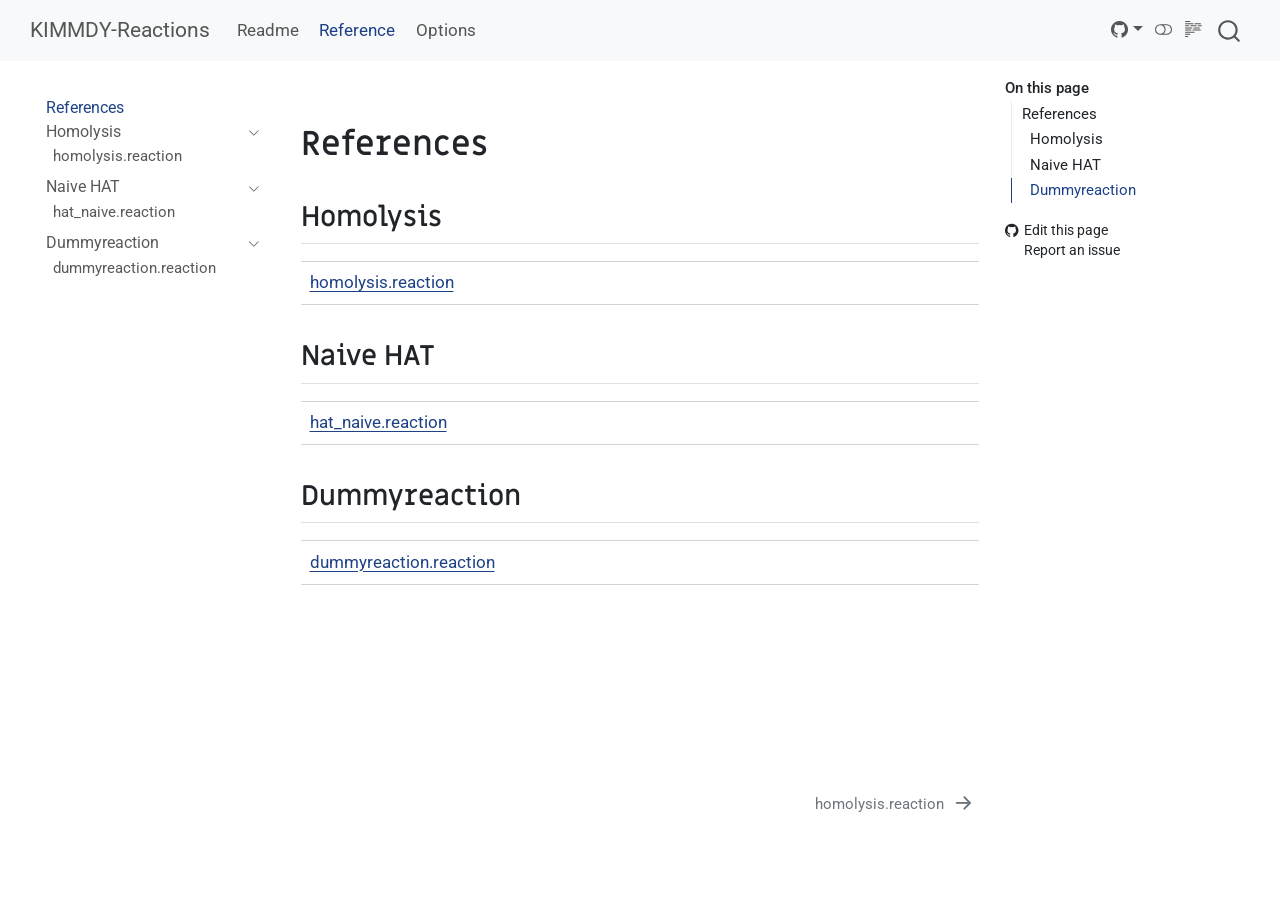
<file: docs/_reference/index.html>
<!DOCTYPE html>
<html xmlns="http://www.w3.org/1999/xhtml" lang="en" xml:lang="en"><head>

<meta charset="utf-8">
<meta name="generator" content="quarto-1.6.42">

<meta name="viewport" content="width=device-width, initial-scale=1.0, user-scalable=yes">


<title>index – KIMMDY-Reactions</title>
<style>
code{white-space: pre-wrap;}
span.smallcaps{font-variant: small-caps;}
div.columns{display: flex; gap: min(4vw, 1.5em);}
div.column{flex: auto; overflow-x: auto;}
div.hanging-indent{margin-left: 1.5em; text-indent: -1.5em;}
ul.task-list{list-style: none;}
ul.task-list li input[type="checkbox"] {
  width: 0.8em;
  margin: 0 0.8em 0.2em -1em; /* quarto-specific, see https://github.com/quarto-dev/quarto-cli/issues/4556 */ 
  vertical-align: middle;
}
</style>


<script src="../site_libs/quarto-nav/quarto-nav.js"></script>
<script src="../site_libs/quarto-nav/headroom.min.js"></script>
<script src="../site_libs/clipboard/clipboard.min.js"></script>
<script src="../site_libs/quarto-search/autocomplete.umd.js"></script>
<script src="../site_libs/quarto-search/fuse.min.js"></script>
<script src="../site_libs/quarto-search/quarto-search.js"></script>
<meta name="quarto:offset" content="../">
<link href="../_reference/homolysis.reaction.html" rel="next">
<script src="../site_libs/quarto-html/quarto.js"></script>
<script src="../site_libs/quarto-html/popper.min.js"></script>
<script src="../site_libs/quarto-html/tippy.umd.min.js"></script>
<script src="../site_libs/quarto-html/anchor.min.js"></script>
<link href="../site_libs/quarto-html/tippy.css" rel="stylesheet">
<link href="../site_libs/quarto-html/quarto-syntax-highlighting-649006838881f309ffb49f5ec82d7af6.css" rel="stylesheet" class="quarto-color-scheme" id="quarto-text-highlighting-styles">
<link href="../site_libs/quarto-html/quarto-syntax-highlighting-dark-42a732b0e032c2683810a815e6a6abd1.css" rel="prefetch" class="quarto-color-scheme quarto-color-alternate" id="quarto-text-highlighting-styles">
<script src="../site_libs/bootstrap/bootstrap.min.js"></script>
<link href="../site_libs/bootstrap/bootstrap-icons.css" rel="stylesheet">
<link href="../site_libs/bootstrap/bootstrap-d6751ada2750eb21ce8798f4ba1e94e7.min.css" rel="stylesheet" append-hash="true" class="quarto-color-scheme" id="quarto-bootstrap" data-mode="light">
<link href="../site_libs/bootstrap/bootstrap-dark-7670cb584cb2e25f04fedb96406f3f87.min.css" rel="prefetch" append-hash="true" class="quarto-color-scheme quarto-color-alternate" id="quarto-bootstrap" data-mode="dark">
<script id="quarto-search-options" type="application/json">{
  "location": "navbar",
  "copy-button": false,
  "collapse-after": 3,
  "panel-placement": "end",
  "type": "overlay",
  "limit": 50,
  "keyboard-shortcut": [
    "f",
    "/",
    "s"
  ],
  "show-item-context": false,
  "language": {
    "search-no-results-text": "No results",
    "search-matching-documents-text": "matching documents",
    "search-copy-link-title": "Copy link to search",
    "search-hide-matches-text": "Hide additional matches",
    "search-more-match-text": "more match in this document",
    "search-more-matches-text": "more matches in this document",
    "search-clear-button-title": "Clear",
    "search-text-placeholder": "",
    "search-detached-cancel-button-title": "Cancel",
    "search-submit-button-title": "Submit",
    "search-label": "Search"
  }
}</script>


</head>

<body class="nav-sidebar floating nav-fixed">

<div id="quarto-search-results"></div>
  <header id="quarto-header" class="headroom fixed-top">
    <nav class="navbar navbar-expand-lg " data-bs-theme="dark">
      <div class="navbar-container container-fluid">
      <div class="navbar-brand-container mx-auto">
    <a class="navbar-brand" href="../index.html">
    <span class="navbar-title">KIMMDY-Reactions</span>
    </a>
  </div>
            <div id="quarto-search" class="" title="Search"></div>
          <button class="navbar-toggler" type="button" data-bs-toggle="collapse" data-bs-target="#navbarCollapse" aria-controls="navbarCollapse" role="menu" aria-expanded="false" aria-label="Toggle navigation" onclick="if (window.quartoToggleHeadroom) { window.quartoToggleHeadroom(); }">
  <span class="navbar-toggler-icon"></span>
</button>
          <div class="collapse navbar-collapse" id="navbarCollapse">
            <ul class="navbar-nav navbar-nav-scroll me-auto">
  <li class="nav-item">
    <a class="nav-link" href="../index.html"> 
<span class="menu-text">Readme</span></a>
  </li>  
  <li class="nav-item">
    <a class="nav-link active" href="../_reference/index.html" aria-current="page"> 
<span class="menu-text">Reference</span></a>
  </li>  
  <li class="nav-item">
    <a class="nav-link" href="../config.html"> 
<span class="menu-text">Options</span></a>
  </li>  
</ul>
          </div> <!-- /navcollapse -->
            <div class="quarto-navbar-tools tools-wide">
    <div class="dropdown">
      <a href="" title="" id="quarto-navigation-tool-dropdown-0" class="quarto-navigation-tool dropdown-toggle px-1" data-bs-toggle="dropdown" aria-expanded="false" role="link" aria-label=""><i class="bi bi-github"></i></a>
      <ul class="dropdown-menu" aria-labelledby="quarto-navigation-tool-dropdown-0">
          <li>
            <a class="dropdown-item quarto-navbar-tools-item" href="https://github.com/graeter-group/kimmdy-reactions">
            Source Code
            </a>
          </li>
          <li>
            <a class="dropdown-item quarto-navbar-tools-item" href="https://github.com/graeter-group/kimmdy-reactions/issues/new">
            Report a Bug
            </a>
          </li>
      </ul>
    </div>
  <a href="" class="quarto-color-scheme-toggle quarto-navigation-tool  px-1" onclick="window.quartoToggleColorScheme(); return false;" title="Toggle dark mode"><i class="bi"></i></a>
  <a href="" class="quarto-reader-toggle quarto-navigation-tool px-1" onclick="window.quartoToggleReader(); return false;" title="Toggle reader mode">
  <div class="quarto-reader-toggle-btn">
  <i class="bi"></i>
  </div>
</a>
</div>
      </div> <!-- /container-fluid -->
    </nav>
  <nav class="quarto-secondary-nav">
    <div class="container-fluid d-flex">
      <button type="button" class="quarto-btn-toggle btn" data-bs-toggle="collapse" role="button" data-bs-target=".quarto-sidebar-collapse-item" aria-controls="quarto-sidebar" aria-expanded="false" aria-label="Toggle sidebar navigation" onclick="if (window.quartoToggleHeadroom) { window.quartoToggleHeadroom(); }">
        <i class="bi bi-layout-text-sidebar-reverse"></i>
      </button>
        <nav class="quarto-page-breadcrumbs" aria-label="breadcrumb"><ol class="breadcrumb"><li class="breadcrumb-item"><a href="../_reference/index.html">References</a></li></ol></nav>
        <a class="flex-grow-1" role="navigation" data-bs-toggle="collapse" data-bs-target=".quarto-sidebar-collapse-item" aria-controls="quarto-sidebar" aria-expanded="false" aria-label="Toggle sidebar navigation" onclick="if (window.quartoToggleHeadroom) { window.quartoToggleHeadroom(); }">      
        </a>
    </div>
  </nav>
</header>
<!-- content -->
<div id="quarto-content" class="quarto-container page-columns page-rows-contents page-layout-article page-navbar">
<!-- sidebar -->
  <nav id="quarto-sidebar" class="sidebar collapse collapse-horizontal quarto-sidebar-collapse-item sidebar-navigation floating overflow-auto">
    <div class="sidebar-menu-container"> 
    <ul class="list-unstyled mt-1">
        <li class="sidebar-item">
  <div class="sidebar-item-container"> 
  <a href="../_reference/index.html" class="sidebar-item-text sidebar-link active">
 <span class="menu-text">References</span></a>
  </div>
</li>
        <li class="sidebar-item sidebar-item-section">
      <div class="sidebar-item-container"> 
            <a class="sidebar-item-text sidebar-link text-start" data-bs-toggle="collapse" data-bs-target="#quarto-sidebar-section-1" role="navigation" aria-expanded="true">
 <span class="menu-text">Homolysis</span></a>
          <a class="sidebar-item-toggle text-start" data-bs-toggle="collapse" data-bs-target="#quarto-sidebar-section-1" role="navigation" aria-expanded="true" aria-label="Toggle section">
            <i class="bi bi-chevron-right ms-2"></i>
          </a> 
      </div>
      <ul id="quarto-sidebar-section-1" class="collapse list-unstyled sidebar-section depth1 show">  
          <li class="sidebar-item">
  <div class="sidebar-item-container"> 
  <a href="../_reference/homolysis.reaction.html" class="sidebar-item-text sidebar-link">
 <span class="menu-text">homolysis.reaction</span></a>
  </div>
</li>
      </ul>
  </li>
        <li class="sidebar-item sidebar-item-section">
      <div class="sidebar-item-container"> 
            <a class="sidebar-item-text sidebar-link text-start" data-bs-toggle="collapse" data-bs-target="#quarto-sidebar-section-2" role="navigation" aria-expanded="true">
 <span class="menu-text">Naive HAT</span></a>
          <a class="sidebar-item-toggle text-start" data-bs-toggle="collapse" data-bs-target="#quarto-sidebar-section-2" role="navigation" aria-expanded="true" aria-label="Toggle section">
            <i class="bi bi-chevron-right ms-2"></i>
          </a> 
      </div>
      <ul id="quarto-sidebar-section-2" class="collapse list-unstyled sidebar-section depth1 show">  
          <li class="sidebar-item">
  <div class="sidebar-item-container"> 
  <a href="../_reference/hat_naive.reaction.html" class="sidebar-item-text sidebar-link">
 <span class="menu-text">hat_naive.reaction</span></a>
  </div>
</li>
      </ul>
  </li>
        <li class="sidebar-item sidebar-item-section">
      <div class="sidebar-item-container"> 
            <a class="sidebar-item-text sidebar-link text-start" data-bs-toggle="collapse" data-bs-target="#quarto-sidebar-section-3" role="navigation" aria-expanded="true">
 <span class="menu-text">Dummyreaction</span></a>
          <a class="sidebar-item-toggle text-start" data-bs-toggle="collapse" data-bs-target="#quarto-sidebar-section-3" role="navigation" aria-expanded="true" aria-label="Toggle section">
            <i class="bi bi-chevron-right ms-2"></i>
          </a> 
      </div>
      <ul id="quarto-sidebar-section-3" class="collapse list-unstyled sidebar-section depth1 show">  
          <li class="sidebar-item">
  <div class="sidebar-item-container"> 
  <a href="../_reference/dummyreaction.reaction.html" class="sidebar-item-text sidebar-link">
 <span class="menu-text">dummyreaction.reaction</span></a>
  </div>
</li>
      </ul>
  </li>
    </ul>
    </div>
</nav>
<div id="quarto-sidebar-glass" class="quarto-sidebar-collapse-item" data-bs-toggle="collapse" data-bs-target=".quarto-sidebar-collapse-item"></div>
<!-- margin-sidebar -->
    <div id="quarto-margin-sidebar" class="sidebar margin-sidebar">
        <nav id="TOC" role="doc-toc" class="toc-active" data-toc-expanded="99">
    <h2 id="toc-title">On this page</h2>
   
  <ul>
  <li><a href="#references" id="toc-references" class="nav-link active" data-scroll-target="#references">References</a>
  <ul>
  <li><a href="#homolysis" id="toc-homolysis" class="nav-link" data-scroll-target="#homolysis">Homolysis</a></li>
  <li><a href="#naive-hat" id="toc-naive-hat" class="nav-link" data-scroll-target="#naive-hat">Naive HAT</a></li>
  <li><a href="#dummyreaction" id="toc-dummyreaction" class="nav-link" data-scroll-target="#dummyreaction">Dummyreaction</a></li>
  </ul></li>
  </ul>
<div class="toc-actions"><ul><li><a href="https://github.com/graeter-group/kimmdy-reactions/edit/main/_reference/index.qmd" class="toc-action"><i class="bi bi-github"></i>Edit this page</a></li><li><a href="https://github.com/graeter-group/kimmdy-reactions/issues/new" class="toc-action"><i class="bi empty"></i>Report an issue</a></li></ul></div></nav>
    </div>
<!-- main -->
<main class="content" id="quarto-document-content"><header id="title-block-header" class="quarto-title-block"></header>




<section id="references" class="level1 doc doc-index">
<h1 class="doc doc-index">References</h1>
<section id="homolysis" class="level2">
<h2 class="anchored" data-anchor-id="homolysis">Homolysis</h2>
<table class="caption-top table">
<tbody>
<tr class="odd">
<td><a href="../_reference/homolysis.reaction.html#homolysis.reaction">homolysis.reaction</a></td>
<td></td>
</tr>
</tbody>
</table>
</section>
<section id="naive-hat" class="level2">
<h2 class="anchored" data-anchor-id="naive-hat">Naive HAT</h2>
<table class="caption-top table">
<tbody>
<tr class="odd">
<td><a href="../_reference/hat_naive.reaction.html#hat_naive.reaction">hat_naive.reaction</a></td>
<td></td>
</tr>
</tbody>
</table>
</section>
<section id="dummyreaction" class="level2">
<h2 class="anchored" data-anchor-id="dummyreaction">Dummyreaction</h2>
<table class="caption-top table">
<tbody>
<tr class="odd">
<td><a href="../_reference/dummyreaction.reaction.html#dummyreaction.reaction">dummyreaction.reaction</a></td>
<td></td>
</tr>
</tbody>
</table>


</section>
</section>

<a onclick="window.scrollTo(0, 0); return false;" role="button" id="quarto-back-to-top"><i class="bi bi-arrow-up"></i> Back to top</a></main> <!-- /main -->
<script id="quarto-html-after-body" type="application/javascript">
window.document.addEventListener("DOMContentLoaded", function (event) {
  const toggleBodyColorMode = (bsSheetEl) => {
    const mode = bsSheetEl.getAttribute("data-mode");
    const bodyEl = window.document.querySelector("body");
    if (mode === "dark") {
      bodyEl.classList.add("quarto-dark");
      bodyEl.classList.remove("quarto-light");
    } else {
      bodyEl.classList.add("quarto-light");
      bodyEl.classList.remove("quarto-dark");
    }
  }
  const toggleBodyColorPrimary = () => {
    const bsSheetEl = window.document.querySelector("link#quarto-bootstrap");
    if (bsSheetEl) {
      toggleBodyColorMode(bsSheetEl);
    }
  }
  toggleBodyColorPrimary();  
  const disableStylesheet = (stylesheets) => {
    for (let i=0; i < stylesheets.length; i++) {
      const stylesheet = stylesheets[i];
      stylesheet.rel = 'prefetch';
    }
  }
  const enableStylesheet = (stylesheets) => {
    for (let i=0; i < stylesheets.length; i++) {
      const stylesheet = stylesheets[i];
      stylesheet.rel = 'stylesheet';
    }
  }
  const manageTransitions = (selector, allowTransitions) => {
    const els = window.document.querySelectorAll(selector);
    for (let i=0; i < els.length; i++) {
      const el = els[i];
      if (allowTransitions) {
        el.classList.remove('notransition');
      } else {
        el.classList.add('notransition');
      }
    }
  }
  const toggleGiscusIfUsed = (isAlternate, darkModeDefault) => {
    const baseTheme = document.querySelector('#giscus-base-theme')?.value ?? 'light';
    const alternateTheme = document.querySelector('#giscus-alt-theme')?.value ?? 'dark';
    let newTheme = '';
    if(darkModeDefault) {
      newTheme = isAlternate ? baseTheme : alternateTheme;
    } else {
      newTheme = isAlternate ? alternateTheme : baseTheme;
    }
    const changeGiscusTheme = () => {
      // From: https://github.com/giscus/giscus/issues/336
      const sendMessage = (message) => {
        const iframe = document.querySelector('iframe.giscus-frame');
        if (!iframe) return;
        iframe.contentWindow.postMessage({ giscus: message }, 'https://giscus.app');
      }
      sendMessage({
        setConfig: {
          theme: newTheme
        }
      });
    }
    const isGiscussLoaded = window.document.querySelector('iframe.giscus-frame') !== null;
    if (isGiscussLoaded) {
      changeGiscusTheme();
    }
  }
  const toggleColorMode = (alternate) => {
    // Switch the stylesheets
    const alternateStylesheets = window.document.querySelectorAll('link.quarto-color-scheme.quarto-color-alternate');
    manageTransitions('#quarto-margin-sidebar .nav-link', false);
    if (alternate) {
      enableStylesheet(alternateStylesheets);
      for (const sheetNode of alternateStylesheets) {
        if (sheetNode.id === "quarto-bootstrap") {
          toggleBodyColorMode(sheetNode);
        }
      }
    } else {
      disableStylesheet(alternateStylesheets);
      toggleBodyColorPrimary();
    }
    manageTransitions('#quarto-margin-sidebar .nav-link', true);
    // Switch the toggles
    const toggles = window.document.querySelectorAll('.quarto-color-scheme-toggle');
    for (let i=0; i < toggles.length; i++) {
      const toggle = toggles[i];
      if (toggle) {
        if (alternate) {
          toggle.classList.add("alternate");     
        } else {
          toggle.classList.remove("alternate");
        }
      }
    }
    // Hack to workaround the fact that safari doesn't
    // properly recolor the scrollbar when toggling (#1455)
    if (navigator.userAgent.indexOf('Safari') > 0 && navigator.userAgent.indexOf('Chrome') == -1) {
      manageTransitions("body", false);
      window.scrollTo(0, 1);
      setTimeout(() => {
        window.scrollTo(0, 0);
        manageTransitions("body", true);
      }, 40);  
    }
  }
  const isFileUrl = () => { 
    return window.location.protocol === 'file:';
  }
  const hasAlternateSentinel = () => {  
    let styleSentinel = getColorSchemeSentinel();
    if (styleSentinel !== null) {
      return styleSentinel === "alternate";
    } else {
      return false;
    }
  }
  const setStyleSentinel = (alternate) => {
    const value = alternate ? "alternate" : "default";
    if (!isFileUrl()) {
      window.localStorage.setItem("quarto-color-scheme", value);
    } else {
      localAlternateSentinel = value;
    }
  }
  const getColorSchemeSentinel = () => {
    if (!isFileUrl()) {
      const storageValue = window.localStorage.getItem("quarto-color-scheme");
      return storageValue != null ? storageValue : localAlternateSentinel;
    } else {
      return localAlternateSentinel;
    }
  }
  const darkModeDefault = false;
  let localAlternateSentinel = darkModeDefault ? 'alternate' : 'default';
  // Dark / light mode switch
  window.quartoToggleColorScheme = () => {
    // Read the current dark / light value 
    let toAlternate = !hasAlternateSentinel();
    toggleColorMode(toAlternate);
    setStyleSentinel(toAlternate);
    toggleGiscusIfUsed(toAlternate, darkModeDefault);
  };
  // Ensure there is a toggle, if there isn't float one in the top right
  if (window.document.querySelector('.quarto-color-scheme-toggle') === null) {
    const a = window.document.createElement('a');
    a.classList.add('top-right');
    a.classList.add('quarto-color-scheme-toggle');
    a.href = "";
    a.onclick = function() { try { window.quartoToggleColorScheme(); } catch {} return false; };
    const i = window.document.createElement("i");
    i.classList.add('bi');
    a.appendChild(i);
    window.document.body.appendChild(a);
  }
  // Switch to dark mode if need be
  if (hasAlternateSentinel()) {
    toggleColorMode(true);
  } else {
    toggleColorMode(false);
  }
  const icon = "";
  const anchorJS = new window.AnchorJS();
  anchorJS.options = {
    placement: 'right',
    icon: icon
  };
  anchorJS.add('.anchored');
  const isCodeAnnotation = (el) => {
    for (const clz of el.classList) {
      if (clz.startsWith('code-annotation-')) {                     
        return true;
      }
    }
    return false;
  }
  const onCopySuccess = function(e) {
    // button target
    const button = e.trigger;
    // don't keep focus
    button.blur();
    // flash "checked"
    button.classList.add('code-copy-button-checked');
    var currentTitle = button.getAttribute("title");
    button.setAttribute("title", "Copied!");
    let tooltip;
    if (window.bootstrap) {
      button.setAttribute("data-bs-toggle", "tooltip");
      button.setAttribute("data-bs-placement", "left");
      button.setAttribute("data-bs-title", "Copied!");
      tooltip = new bootstrap.Tooltip(button, 
        { trigger: "manual", 
          customClass: "code-copy-button-tooltip",
          offset: [0, -8]});
      tooltip.show();    
    }
    setTimeout(function() {
      if (tooltip) {
        tooltip.hide();
        button.removeAttribute("data-bs-title");
        button.removeAttribute("data-bs-toggle");
        button.removeAttribute("data-bs-placement");
      }
      button.setAttribute("title", currentTitle);
      button.classList.remove('code-copy-button-checked');
    }, 1000);
    // clear code selection
    e.clearSelection();
  }
  const getTextToCopy = function(trigger) {
      const codeEl = trigger.previousElementSibling.cloneNode(true);
      for (const childEl of codeEl.children) {
        if (isCodeAnnotation(childEl)) {
          childEl.remove();
        }
      }
      return codeEl.innerText;
  }
  const clipboard = new window.ClipboardJS('.code-copy-button:not([data-in-quarto-modal])', {
    text: getTextToCopy
  });
  clipboard.on('success', onCopySuccess);
  if (window.document.getElementById('quarto-embedded-source-code-modal')) {
    const clipboardModal = new window.ClipboardJS('.code-copy-button[data-in-quarto-modal]', {
      text: getTextToCopy,
      container: window.document.getElementById('quarto-embedded-source-code-modal')
    });
    clipboardModal.on('success', onCopySuccess);
  }
    var localhostRegex = new RegExp(/^(?:http|https):\/\/localhost\:?[0-9]*\//);
    var mailtoRegex = new RegExp(/^mailto:/);
      var filterRegex = new RegExp("http:\/\/graeter-group\.github\.io\/kimmdy-reactions");
    var isInternal = (href) => {
        return filterRegex.test(href) || localhostRegex.test(href) || mailtoRegex.test(href);
    }
    // Inspect non-navigation links and adorn them if external
 	var links = window.document.querySelectorAll('a[href]:not(.nav-link):not(.navbar-brand):not(.toc-action):not(.sidebar-link):not(.sidebar-item-toggle):not(.pagination-link):not(.no-external):not([aria-hidden]):not(.dropdown-item):not(.quarto-navigation-tool):not(.about-link)');
    for (var i=0; i<links.length; i++) {
      const link = links[i];
      if (!isInternal(link.href)) {
        // undo the damage that might have been done by quarto-nav.js in the case of
        // links that we want to consider external
        if (link.dataset.originalHref !== undefined) {
          link.href = link.dataset.originalHref;
        }
      }
    }
  function tippyHover(el, contentFn, onTriggerFn, onUntriggerFn) {
    const config = {
      allowHTML: true,
      maxWidth: 500,
      delay: 100,
      arrow: false,
      appendTo: function(el) {
          return el.parentElement;
      },
      interactive: true,
      interactiveBorder: 10,
      theme: 'quarto',
      placement: 'bottom-start',
    };
    if (contentFn) {
      config.content = contentFn;
    }
    if (onTriggerFn) {
      config.onTrigger = onTriggerFn;
    }
    if (onUntriggerFn) {
      config.onUntrigger = onUntriggerFn;
    }
    window.tippy(el, config); 
  }
  const noterefs = window.document.querySelectorAll('a[role="doc-noteref"]');
  for (var i=0; i<noterefs.length; i++) {
    const ref = noterefs[i];
    tippyHover(ref, function() {
      // use id or data attribute instead here
      let href = ref.getAttribute('data-footnote-href') || ref.getAttribute('href');
      try { href = new URL(href).hash; } catch {}
      const id = href.replace(/^#\/?/, "");
      const note = window.document.getElementById(id);
      if (note) {
        return note.innerHTML;
      } else {
        return "";
      }
    });
  }
  const xrefs = window.document.querySelectorAll('a.quarto-xref');
  const processXRef = (id, note) => {
    // Strip column container classes
    const stripColumnClz = (el) => {
      el.classList.remove("page-full", "page-columns");
      if (el.children) {
        for (const child of el.children) {
          stripColumnClz(child);
        }
      }
    }
    stripColumnClz(note)
    if (id === null || id.startsWith('sec-')) {
      // Special case sections, only their first couple elements
      const container = document.createElement("div");
      if (note.children && note.children.length > 2) {
        container.appendChild(note.children[0].cloneNode(true));
        for (let i = 1; i < note.children.length; i++) {
          const child = note.children[i];
          if (child.tagName === "P" && child.innerText === "") {
            continue;
          } else {
            container.appendChild(child.cloneNode(true));
            break;
          }
        }
        if (window.Quarto?.typesetMath) {
          window.Quarto.typesetMath(container);
        }
        return container.innerHTML
      } else {
        if (window.Quarto?.typesetMath) {
          window.Quarto.typesetMath(note);
        }
        return note.innerHTML;
      }
    } else {
      // Remove any anchor links if they are present
      const anchorLink = note.querySelector('a.anchorjs-link');
      if (anchorLink) {
        anchorLink.remove();
      }
      if (window.Quarto?.typesetMath) {
        window.Quarto.typesetMath(note);
      }
      if (note.classList.contains("callout")) {
        return note.outerHTML;
      } else {
        return note.innerHTML;
      }
    }
  }
  for (var i=0; i<xrefs.length; i++) {
    const xref = xrefs[i];
    tippyHover(xref, undefined, function(instance) {
      instance.disable();
      let url = xref.getAttribute('href');
      let hash = undefined; 
      if (url.startsWith('#')) {
        hash = url;
      } else {
        try { hash = new URL(url).hash; } catch {}
      }
      if (hash) {
        const id = hash.replace(/^#\/?/, "");
        const note = window.document.getElementById(id);
        if (note !== null) {
          try {
            const html = processXRef(id, note.cloneNode(true));
            instance.setContent(html);
          } finally {
            instance.enable();
            instance.show();
          }
        } else {
          // See if we can fetch this
          fetch(url.split('#')[0])
          .then(res => res.text())
          .then(html => {
            const parser = new DOMParser();
            const htmlDoc = parser.parseFromString(html, "text/html");
            const note = htmlDoc.getElementById(id);
            if (note !== null) {
              const html = processXRef(id, note);
              instance.setContent(html);
            } 
          }).finally(() => {
            instance.enable();
            instance.show();
          });
        }
      } else {
        // See if we can fetch a full url (with no hash to target)
        // This is a special case and we should probably do some content thinning / targeting
        fetch(url)
        .then(res => res.text())
        .then(html => {
          const parser = new DOMParser();
          const htmlDoc = parser.parseFromString(html, "text/html");
          const note = htmlDoc.querySelector('main.content');
          if (note !== null) {
            // This should only happen for chapter cross references
            // (since there is no id in the URL)
            // remove the first header
            if (note.children.length > 0 && note.children[0].tagName === "HEADER") {
              note.children[0].remove();
            }
            const html = processXRef(null, note);
            instance.setContent(html);
          } 
        }).finally(() => {
          instance.enable();
          instance.show();
        });
      }
    }, function(instance) {
    });
  }
      let selectedAnnoteEl;
      const selectorForAnnotation = ( cell, annotation) => {
        let cellAttr = 'data-code-cell="' + cell + '"';
        let lineAttr = 'data-code-annotation="' +  annotation + '"';
        const selector = 'span[' + cellAttr + '][' + lineAttr + ']';
        return selector;
      }
      const selectCodeLines = (annoteEl) => {
        const doc = window.document;
        const targetCell = annoteEl.getAttribute("data-target-cell");
        const targetAnnotation = annoteEl.getAttribute("data-target-annotation");
        const annoteSpan = window.document.querySelector(selectorForAnnotation(targetCell, targetAnnotation));
        const lines = annoteSpan.getAttribute("data-code-lines").split(",");
        const lineIds = lines.map((line) => {
          return targetCell + "-" + line;
        })
        let top = null;
        let height = null;
        let parent = null;
        if (lineIds.length > 0) {
            //compute the position of the single el (top and bottom and make a div)
            const el = window.document.getElementById(lineIds[0]);
            top = el.offsetTop;
            height = el.offsetHeight;
            parent = el.parentElement.parentElement;
          if (lineIds.length > 1) {
            const lastEl = window.document.getElementById(lineIds[lineIds.length - 1]);
            const bottom = lastEl.offsetTop + lastEl.offsetHeight;
            height = bottom - top;
          }
          if (top !== null && height !== null && parent !== null) {
            // cook up a div (if necessary) and position it 
            let div = window.document.getElementById("code-annotation-line-highlight");
            if (div === null) {
              div = window.document.createElement("div");
              div.setAttribute("id", "code-annotation-line-highlight");
              div.style.position = 'absolute';
              parent.appendChild(div);
            }
            div.style.top = top - 2 + "px";
            div.style.height = height + 4 + "px";
            div.style.left = 0;
            let gutterDiv = window.document.getElementById("code-annotation-line-highlight-gutter");
            if (gutterDiv === null) {
              gutterDiv = window.document.createElement("div");
              gutterDiv.setAttribute("id", "code-annotation-line-highlight-gutter");
              gutterDiv.style.position = 'absolute';
              const codeCell = window.document.getElementById(targetCell);
              const gutter = codeCell.querySelector('.code-annotation-gutter');
              gutter.appendChild(gutterDiv);
            }
            gutterDiv.style.top = top - 2 + "px";
            gutterDiv.style.height = height + 4 + "px";
          }
          selectedAnnoteEl = annoteEl;
        }
      };
      const unselectCodeLines = () => {
        const elementsIds = ["code-annotation-line-highlight", "code-annotation-line-highlight-gutter"];
        elementsIds.forEach((elId) => {
          const div = window.document.getElementById(elId);
          if (div) {
            div.remove();
          }
        });
        selectedAnnoteEl = undefined;
      };
        // Handle positioning of the toggle
    window.addEventListener(
      "resize",
      throttle(() => {
        elRect = undefined;
        if (selectedAnnoteEl) {
          selectCodeLines(selectedAnnoteEl);
        }
      }, 10)
    );
    function throttle(fn, ms) {
    let throttle = false;
    let timer;
      return (...args) => {
        if(!throttle) { // first call gets through
            fn.apply(this, args);
            throttle = true;
        } else { // all the others get throttled
            if(timer) clearTimeout(timer); // cancel #2
            timer = setTimeout(() => {
              fn.apply(this, args);
              timer = throttle = false;
            }, ms);
        }
      };
    }
      // Attach click handler to the DT
      const annoteDls = window.document.querySelectorAll('dt[data-target-cell]');
      for (const annoteDlNode of annoteDls) {
        annoteDlNode.addEventListener('click', (event) => {
          const clickedEl = event.target;
          if (clickedEl !== selectedAnnoteEl) {
            unselectCodeLines();
            const activeEl = window.document.querySelector('dt[data-target-cell].code-annotation-active');
            if (activeEl) {
              activeEl.classList.remove('code-annotation-active');
            }
            selectCodeLines(clickedEl);
            clickedEl.classList.add('code-annotation-active');
          } else {
            // Unselect the line
            unselectCodeLines();
            clickedEl.classList.remove('code-annotation-active');
          }
        });
      }
  const findCites = (el) => {
    const parentEl = el.parentElement;
    if (parentEl) {
      const cites = parentEl.dataset.cites;
      if (cites) {
        return {
          el,
          cites: cites.split(' ')
        };
      } else {
        return findCites(el.parentElement)
      }
    } else {
      return undefined;
    }
  };
  var bibliorefs = window.document.querySelectorAll('a[role="doc-biblioref"]');
  for (var i=0; i<bibliorefs.length; i++) {
    const ref = bibliorefs[i];
    const citeInfo = findCites(ref);
    if (citeInfo) {
      tippyHover(citeInfo.el, function() {
        var popup = window.document.createElement('div');
        citeInfo.cites.forEach(function(cite) {
          var citeDiv = window.document.createElement('div');
          citeDiv.classList.add('hanging-indent');
          citeDiv.classList.add('csl-entry');
          var biblioDiv = window.document.getElementById('ref-' + cite);
          if (biblioDiv) {
            citeDiv.innerHTML = biblioDiv.innerHTML;
          }
          popup.appendChild(citeDiv);
        });
        return popup.innerHTML;
      });
    }
  }
});
</script>
<nav class="page-navigation">
  <div class="nav-page nav-page-previous">
  </div>
  <div class="nav-page nav-page-next">
      <a href="../_reference/homolysis.reaction.html" class="pagination-link" aria-label="homolysis.reaction">
        <span class="nav-page-text">homolysis.reaction</span> <i class="bi bi-arrow-right-short"></i>
      </a>
  </div>
</nav>
</div> <!-- /content -->




<footer class="footer"><div class="nav-footer"><div class="nav-footer-center"><div class="toc-actions d-sm-block d-md-none"><ul><li><a href="https://github.com/graeter-group/kimmdy-reactions/edit/main/_reference/index.qmd" class="toc-action"><i class="bi bi-github"></i>Edit this page</a></li><li><a href="https://github.com/graeter-group/kimmdy-reactions/issues/new" class="toc-action"><i class="bi empty"></i>Report an issue</a></li></ul></div></div></div></footer></body></html>
</file>
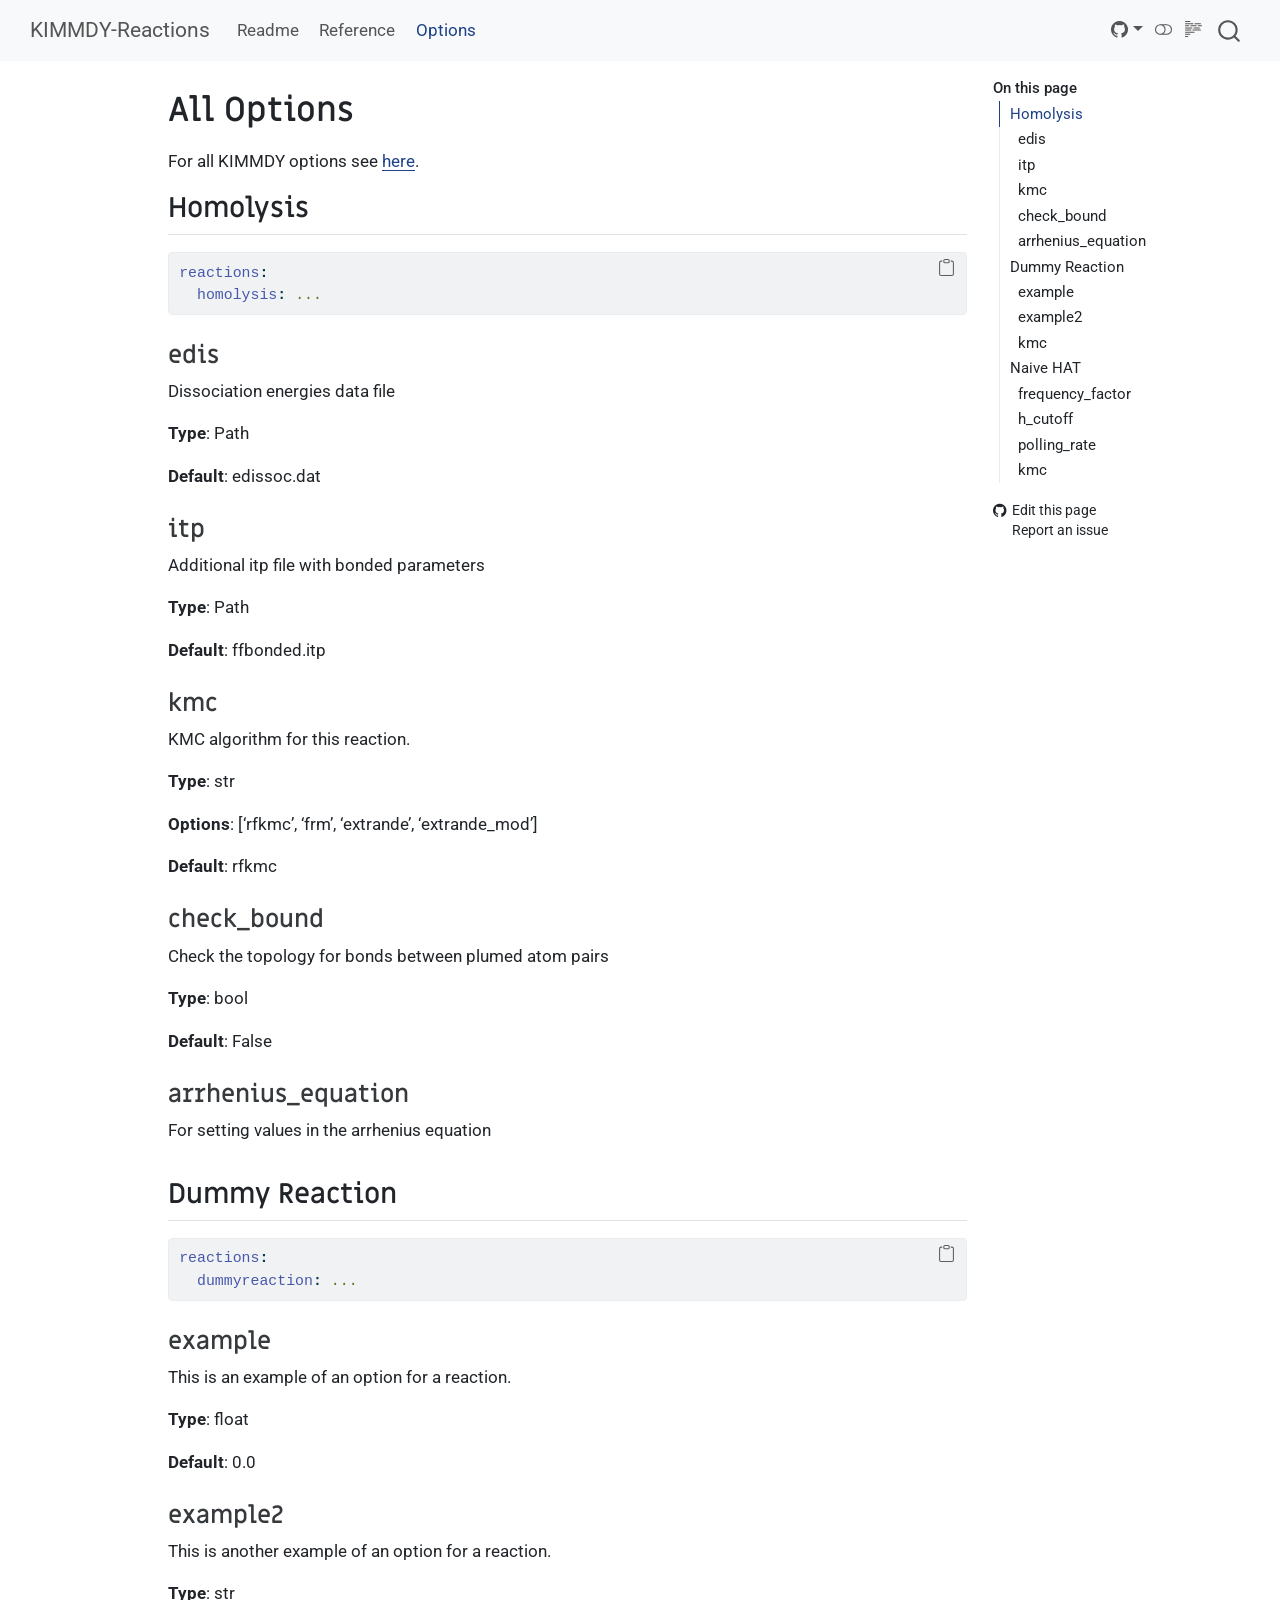
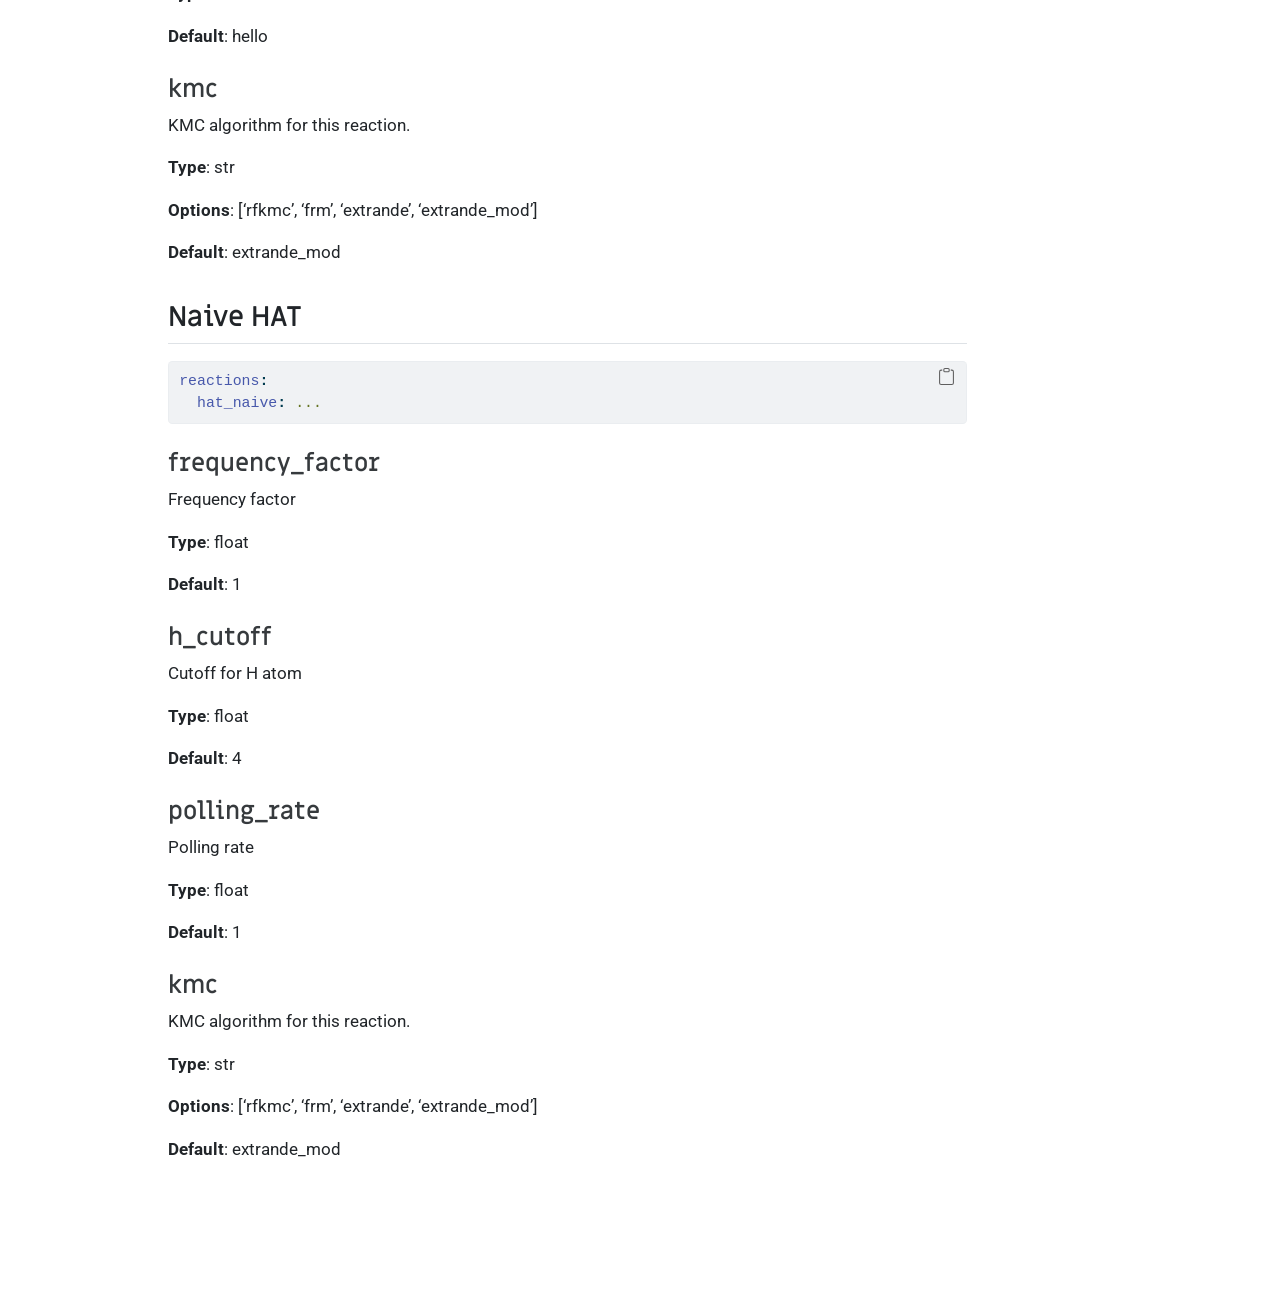
<file: docs/config.html>
<!DOCTYPE html>
<html xmlns="http://www.w3.org/1999/xhtml" lang="en" xml:lang="en"><head>

<meta charset="utf-8">
<meta name="generator" content="quarto-1.6.42">

<meta name="viewport" content="width=device-width, initial-scale=1.0, user-scalable=yes">


<title>config – KIMMDY-Reactions</title>
<style>
code{white-space: pre-wrap;}
span.smallcaps{font-variant: small-caps;}
div.columns{display: flex; gap: min(4vw, 1.5em);}
div.column{flex: auto; overflow-x: auto;}
div.hanging-indent{margin-left: 1.5em; text-indent: -1.5em;}
ul.task-list{list-style: none;}
ul.task-list li input[type="checkbox"] {
  width: 0.8em;
  margin: 0 0.8em 0.2em -1em; /* quarto-specific, see https://github.com/quarto-dev/quarto-cli/issues/4556 */ 
  vertical-align: middle;
}
/* CSS for syntax highlighting */
pre > code.sourceCode { white-space: pre; position: relative; }
pre > code.sourceCode > span { line-height: 1.25; }
pre > code.sourceCode > span:empty { height: 1.2em; }
.sourceCode { overflow: visible; }
code.sourceCode > span { color: inherit; text-decoration: inherit; }
div.sourceCode { margin: 1em 0; }
pre.sourceCode { margin: 0; }
@media screen {
div.sourceCode { overflow: auto; }
}
@media print {
pre > code.sourceCode { white-space: pre-wrap; }
pre > code.sourceCode > span { display: inline-block; text-indent: -5em; padding-left: 5em; }
}
pre.numberSource code
  { counter-reset: source-line 0; }
pre.numberSource code > span
  { position: relative; left: -4em; counter-increment: source-line; }
pre.numberSource code > span > a:first-child::before
  { content: counter(source-line);
    position: relative; left: -1em; text-align: right; vertical-align: baseline;
    border: none; display: inline-block;
    -webkit-touch-callout: none; -webkit-user-select: none;
    -khtml-user-select: none; -moz-user-select: none;
    -ms-user-select: none; user-select: none;
    padding: 0 4px; width: 4em;
  }
pre.numberSource { margin-left: 3em;  padding-left: 4px; }
div.sourceCode
  {   }
@media screen {
pre > code.sourceCode > span > a:first-child::before { text-decoration: underline; }
}
</style>


<script src="site_libs/quarto-nav/quarto-nav.js"></script>
<script src="site_libs/quarto-nav/headroom.min.js"></script>
<script src="site_libs/clipboard/clipboard.min.js"></script>
<script src="site_libs/quarto-search/autocomplete.umd.js"></script>
<script src="site_libs/quarto-search/fuse.min.js"></script>
<script src="site_libs/quarto-search/quarto-search.js"></script>
<meta name="quarto:offset" content="./">
<script src="site_libs/quarto-html/quarto.js"></script>
<script src="site_libs/quarto-html/popper.min.js"></script>
<script src="site_libs/quarto-html/tippy.umd.min.js"></script>
<script src="site_libs/quarto-html/anchor.min.js"></script>
<link href="site_libs/quarto-html/tippy.css" rel="stylesheet">
<link href="site_libs/quarto-html/quarto-syntax-highlighting-649006838881f309ffb49f5ec82d7af6.css" rel="stylesheet" class="quarto-color-scheme" id="quarto-text-highlighting-styles">
<link href="site_libs/quarto-html/quarto-syntax-highlighting-dark-42a732b0e032c2683810a815e6a6abd1.css" rel="prefetch" class="quarto-color-scheme quarto-color-alternate" id="quarto-text-highlighting-styles">
<script src="site_libs/bootstrap/bootstrap.min.js"></script>
<link href="site_libs/bootstrap/bootstrap-icons.css" rel="stylesheet">
<link href="site_libs/bootstrap/bootstrap-d6751ada2750eb21ce8798f4ba1e94e7.min.css" rel="stylesheet" append-hash="true" class="quarto-color-scheme" id="quarto-bootstrap" data-mode="light">
<link href="site_libs/bootstrap/bootstrap-dark-7670cb584cb2e25f04fedb96406f3f87.min.css" rel="prefetch" append-hash="true" class="quarto-color-scheme quarto-color-alternate" id="quarto-bootstrap" data-mode="dark">
<script id="quarto-search-options" type="application/json">{
  "location": "navbar",
  "copy-button": false,
  "collapse-after": 3,
  "panel-placement": "end",
  "type": "overlay",
  "limit": 50,
  "keyboard-shortcut": [
    "f",
    "/",
    "s"
  ],
  "show-item-context": false,
  "language": {
    "search-no-results-text": "No results",
    "search-matching-documents-text": "matching documents",
    "search-copy-link-title": "Copy link to search",
    "search-hide-matches-text": "Hide additional matches",
    "search-more-match-text": "more match in this document",
    "search-more-matches-text": "more matches in this document",
    "search-clear-button-title": "Clear",
    "search-text-placeholder": "",
    "search-detached-cancel-button-title": "Cancel",
    "search-submit-button-title": "Submit",
    "search-label": "Search"
  }
}</script>


</head>

<body class="nav-fixed">

<div id="quarto-search-results"></div>
  <header id="quarto-header" class="headroom fixed-top">
    <nav class="navbar navbar-expand-lg " data-bs-theme="dark">
      <div class="navbar-container container-fluid">
      <div class="navbar-brand-container mx-auto">
    <a class="navbar-brand" href="./index.html">
    <span class="navbar-title">KIMMDY-Reactions</span>
    </a>
  </div>
            <div id="quarto-search" class="" title="Search"></div>
          <button class="navbar-toggler" type="button" data-bs-toggle="collapse" data-bs-target="#navbarCollapse" aria-controls="navbarCollapse" role="menu" aria-expanded="false" aria-label="Toggle navigation" onclick="if (window.quartoToggleHeadroom) { window.quartoToggleHeadroom(); }">
  <span class="navbar-toggler-icon"></span>
</button>
          <div class="collapse navbar-collapse" id="navbarCollapse">
            <ul class="navbar-nav navbar-nav-scroll me-auto">
  <li class="nav-item">
    <a class="nav-link" href="./index.html"> 
<span class="menu-text">Readme</span></a>
  </li>  
  <li class="nav-item">
    <a class="nav-link" href="./_reference/index.html"> 
<span class="menu-text">Reference</span></a>
  </li>  
  <li class="nav-item">
    <a class="nav-link active" href="./config.html" aria-current="page"> 
<span class="menu-text">Options</span></a>
  </li>  
</ul>
          </div> <!-- /navcollapse -->
            <div class="quarto-navbar-tools tools-wide">
    <div class="dropdown">
      <a href="" title="" id="quarto-navigation-tool-dropdown-0" class="quarto-navigation-tool dropdown-toggle px-1" data-bs-toggle="dropdown" aria-expanded="false" role="link" aria-label=""><i class="bi bi-github"></i></a>
      <ul class="dropdown-menu" aria-labelledby="quarto-navigation-tool-dropdown-0">
          <li>
            <a class="dropdown-item quarto-navbar-tools-item" href="https://github.com/graeter-group/kimmdy-reactions">
            Source Code
            </a>
          </li>
          <li>
            <a class="dropdown-item quarto-navbar-tools-item" href="https://github.com/graeter-group/kimmdy-reactions/issues/new">
            Report a Bug
            </a>
          </li>
      </ul>
    </div>
  <a href="" class="quarto-color-scheme-toggle quarto-navigation-tool  px-1" onclick="window.quartoToggleColorScheme(); return false;" title="Toggle dark mode"><i class="bi"></i></a>
  <a href="" class="quarto-reader-toggle quarto-navigation-tool px-1" onclick="window.quartoToggleReader(); return false;" title="Toggle reader mode">
  <div class="quarto-reader-toggle-btn">
  <i class="bi"></i>
  </div>
</a>
</div>
      </div> <!-- /container-fluid -->
    </nav>
</header>
<!-- content -->
<div id="quarto-content" class="quarto-container page-columns page-rows-contents page-layout-article page-navbar">
<!-- sidebar -->
<!-- margin-sidebar -->
    <div id="quarto-margin-sidebar" class="sidebar margin-sidebar">
        <nav id="TOC" role="doc-toc" class="toc-active" data-toc-expanded="99">
    <h2 id="toc-title">On this page</h2>
   
  <ul>
  <li><a href="#homolysis" id="toc-homolysis" class="nav-link active" data-scroll-target="#homolysis">Homolysis</a>
  <ul>
  <li><a href="#edis" id="toc-edis" class="nav-link" data-scroll-target="#edis">edis</a></li>
  <li><a href="#itp" id="toc-itp" class="nav-link" data-scroll-target="#itp">itp</a></li>
  <li><a href="#kmc" id="toc-kmc" class="nav-link" data-scroll-target="#kmc">kmc</a></li>
  <li><a href="#check_bound" id="toc-check_bound" class="nav-link" data-scroll-target="#check_bound">check_bound</a></li>
  <li><a href="#arrhenius_equation" id="toc-arrhenius_equation" class="nav-link" data-scroll-target="#arrhenius_equation">arrhenius_equation</a></li>
  </ul></li>
  <li><a href="#dummy-reaction" id="toc-dummy-reaction" class="nav-link" data-scroll-target="#dummy-reaction">Dummy Reaction</a>
  <ul>
  <li><a href="#example" id="toc-example" class="nav-link" data-scroll-target="#example">example</a></li>
  <li><a href="#example2" id="toc-example2" class="nav-link" data-scroll-target="#example2">example2</a></li>
  <li><a href="#kmc-1" id="toc-kmc-1" class="nav-link" data-scroll-target="#kmc-1">kmc</a></li>
  </ul></li>
  <li><a href="#naive-hat" id="toc-naive-hat" class="nav-link" data-scroll-target="#naive-hat">Naive HAT</a>
  <ul>
  <li><a href="#frequency_factor" id="toc-frequency_factor" class="nav-link" data-scroll-target="#frequency_factor">frequency_factor</a></li>
  <li><a href="#h_cutoff" id="toc-h_cutoff" class="nav-link" data-scroll-target="#h_cutoff">h_cutoff</a></li>
  <li><a href="#polling_rate" id="toc-polling_rate" class="nav-link" data-scroll-target="#polling_rate">polling_rate</a></li>
  <li><a href="#kmc-2" id="toc-kmc-2" class="nav-link" data-scroll-target="#kmc-2">kmc</a></li>
  </ul></li>
  </ul>
<div class="toc-actions"><ul><li><a href="https://github.com/graeter-group/kimmdy-reactions/edit/main/config.qmd" class="toc-action"><i class="bi bi-github"></i>Edit this page</a></li><li><a href="https://github.com/graeter-group/kimmdy-reactions/issues/new" class="toc-action"><i class="bi empty"></i>Report an issue</a></li></ul></div></nav>
    </div>
<!-- main -->
<main class="content" id="quarto-document-content">

<header id="title-block-header" class="quarto-title-block default">
<div class="quarto-title">
<h1 class="title">All Options</h1>
</div>



<div class="quarto-title-meta">

    
  
    
  </div>
  


</header>


<p>For all KIMMDY options see <a href="https://graeter-group.github.io/kimmdy/guide/references/input.html#all-options">here</a>.</p>
<section id="homolysis" class="level2">
<h2 class="anchored" data-anchor-id="homolysis">Homolysis</h2>
<div class="sourceCode" id="cb1"><pre class="sourceCode yaml code-with-copy"><code class="sourceCode yaml"><span id="cb1-1"><a href="#cb1-1" aria-hidden="true" tabindex="-1"></a><span class="fu">reactions</span><span class="kw">:</span></span>
<span id="cb1-2"><a href="#cb1-2" aria-hidden="true" tabindex="-1"></a><span class="at">  </span><span class="fu">homolysis</span><span class="kw">:</span><span class="at"> ...</span></span></code><button title="Copy to Clipboard" class="code-copy-button"><i class="bi"></i></button></pre></div>
<section id="edis" class="level3">
<h3 class="anchored" data-anchor-id="edis">edis</h3>
<p>Dissociation energies data file</p>
<p><strong>Type</strong>: Path</p>
<p><strong>Default</strong>: edissoc.dat</p>
</section>
<section id="itp" class="level3">
<h3 class="anchored" data-anchor-id="itp">itp</h3>
<p>Additional itp file with bonded parameters</p>
<p><strong>Type</strong>: Path</p>
<p><strong>Default</strong>: ffbonded.itp</p>
</section>
<section id="kmc" class="level3">
<h3 class="anchored" data-anchor-id="kmc">kmc</h3>
<p>KMC algorithm for this reaction.</p>
<p><strong>Type</strong>: str</p>
<p><strong>Options</strong>: [‘rfkmc’, ‘frm’, ‘extrande’, ‘extrande_mod’]</p>
<p><strong>Default</strong>: rfkmc</p>
</section>
<section id="check_bound" class="level3">
<h3 class="anchored" data-anchor-id="check_bound">check_bound</h3>
<p>Check the topology for bonds between plumed atom pairs</p>
<p><strong>Type</strong>: bool</p>
<p><strong>Default</strong>: False</p>
</section>
<section id="arrhenius_equation" class="level3">
<h3 class="anchored" data-anchor-id="arrhenius_equation">arrhenius_equation</h3>
<p>For setting values in the arrhenius equation</p>
</section>
</section>
<section id="dummy-reaction" class="level2">
<h2 class="anchored" data-anchor-id="dummy-reaction">Dummy Reaction</h2>
<div class="sourceCode" id="cb2"><pre class="sourceCode yaml code-with-copy"><code class="sourceCode yaml"><span id="cb2-1"><a href="#cb2-1" aria-hidden="true" tabindex="-1"></a><span class="fu">reactions</span><span class="kw">:</span></span>
<span id="cb2-2"><a href="#cb2-2" aria-hidden="true" tabindex="-1"></a><span class="at">  </span><span class="fu">dummyreaction</span><span class="kw">:</span><span class="at"> ...</span></span></code><button title="Copy to Clipboard" class="code-copy-button"><i class="bi"></i></button></pre></div>
<section id="example" class="level3">
<h3 class="anchored" data-anchor-id="example">example</h3>
<p>This is an example of an option for a reaction.</p>
<p><strong>Type</strong>: float</p>
<p><strong>Default</strong>: 0.0</p>
</section>
<section id="example2" class="level3">
<h3 class="anchored" data-anchor-id="example2">example2</h3>
<p>This is another example of an option for a reaction.</p>
<p><strong>Type</strong>: str</p>
<p><strong>Default</strong>: hello</p>
</section>
<section id="kmc-1" class="level3">
<h3 class="anchored" data-anchor-id="kmc-1">kmc</h3>
<p>KMC algorithm for this reaction.</p>
<p><strong>Type</strong>: str</p>
<p><strong>Options</strong>: [‘rfkmc’, ‘frm’, ‘extrande’, ‘extrande_mod’]</p>
<p><strong>Default</strong>: extrande_mod</p>
</section>
</section>
<section id="naive-hat" class="level2">
<h2 class="anchored" data-anchor-id="naive-hat">Naive HAT</h2>
<div class="sourceCode" id="cb3"><pre class="sourceCode yaml code-with-copy"><code class="sourceCode yaml"><span id="cb3-1"><a href="#cb3-1" aria-hidden="true" tabindex="-1"></a><span class="fu">reactions</span><span class="kw">:</span></span>
<span id="cb3-2"><a href="#cb3-2" aria-hidden="true" tabindex="-1"></a><span class="at">  </span><span class="fu">hat_naive</span><span class="kw">:</span><span class="at"> ...</span></span></code><button title="Copy to Clipboard" class="code-copy-button"><i class="bi"></i></button></pre></div>
<section id="frequency_factor" class="level3">
<h3 class="anchored" data-anchor-id="frequency_factor">frequency_factor</h3>
<p>Frequency factor</p>
<p><strong>Type</strong>: float</p>
<p><strong>Default</strong>: 1</p>
</section>
<section id="h_cutoff" class="level3">
<h3 class="anchored" data-anchor-id="h_cutoff">h_cutoff</h3>
<p>Cutoff for H atom</p>
<p><strong>Type</strong>: float</p>
<p><strong>Default</strong>: 4</p>
</section>
<section id="polling_rate" class="level3">
<h3 class="anchored" data-anchor-id="polling_rate">polling_rate</h3>
<p>Polling rate</p>
<p><strong>Type</strong>: float</p>
<p><strong>Default</strong>: 1</p>
</section>
<section id="kmc-2" class="level3">
<h3 class="anchored" data-anchor-id="kmc-2">kmc</h3>
<p>KMC algorithm for this reaction.</p>
<p><strong>Type</strong>: str</p>
<p><strong>Options</strong>: [‘rfkmc’, ‘frm’, ‘extrande’, ‘extrande_mod’]</p>
<p><strong>Default</strong>: extrande_mod</p>


</section>
</section>

<a onclick="window.scrollTo(0, 0); return false;" role="button" id="quarto-back-to-top"><i class="bi bi-arrow-up"></i> Back to top</a></main> <!-- /main -->
<script id="quarto-html-after-body" type="application/javascript">
window.document.addEventListener("DOMContentLoaded", function (event) {
  const toggleBodyColorMode = (bsSheetEl) => {
    const mode = bsSheetEl.getAttribute("data-mode");
    const bodyEl = window.document.querySelector("body");
    if (mode === "dark") {
      bodyEl.classList.add("quarto-dark");
      bodyEl.classList.remove("quarto-light");
    } else {
      bodyEl.classList.add("quarto-light");
      bodyEl.classList.remove("quarto-dark");
    }
  }
  const toggleBodyColorPrimary = () => {
    const bsSheetEl = window.document.querySelector("link#quarto-bootstrap");
    if (bsSheetEl) {
      toggleBodyColorMode(bsSheetEl);
    }
  }
  toggleBodyColorPrimary();  
  const disableStylesheet = (stylesheets) => {
    for (let i=0; i < stylesheets.length; i++) {
      const stylesheet = stylesheets[i];
      stylesheet.rel = 'prefetch';
    }
  }
  const enableStylesheet = (stylesheets) => {
    for (let i=0; i < stylesheets.length; i++) {
      const stylesheet = stylesheets[i];
      stylesheet.rel = 'stylesheet';
    }
  }
  const manageTransitions = (selector, allowTransitions) => {
    const els = window.document.querySelectorAll(selector);
    for (let i=0; i < els.length; i++) {
      const el = els[i];
      if (allowTransitions) {
        el.classList.remove('notransition');
      } else {
        el.classList.add('notransition');
      }
    }
  }
  const toggleGiscusIfUsed = (isAlternate, darkModeDefault) => {
    const baseTheme = document.querySelector('#giscus-base-theme')?.value ?? 'light';
    const alternateTheme = document.querySelector('#giscus-alt-theme')?.value ?? 'dark';
    let newTheme = '';
    if(darkModeDefault) {
      newTheme = isAlternate ? baseTheme : alternateTheme;
    } else {
      newTheme = isAlternate ? alternateTheme : baseTheme;
    }
    const changeGiscusTheme = () => {
      // From: https://github.com/giscus/giscus/issues/336
      const sendMessage = (message) => {
        const iframe = document.querySelector('iframe.giscus-frame');
        if (!iframe) return;
        iframe.contentWindow.postMessage({ giscus: message }, 'https://giscus.app');
      }
      sendMessage({
        setConfig: {
          theme: newTheme
        }
      });
    }
    const isGiscussLoaded = window.document.querySelector('iframe.giscus-frame') !== null;
    if (isGiscussLoaded) {
      changeGiscusTheme();
    }
  }
  const toggleColorMode = (alternate) => {
    // Switch the stylesheets
    const alternateStylesheets = window.document.querySelectorAll('link.quarto-color-scheme.quarto-color-alternate');
    manageTransitions('#quarto-margin-sidebar .nav-link', false);
    if (alternate) {
      enableStylesheet(alternateStylesheets);
      for (const sheetNode of alternateStylesheets) {
        if (sheetNode.id === "quarto-bootstrap") {
          toggleBodyColorMode(sheetNode);
        }
      }
    } else {
      disableStylesheet(alternateStylesheets);
      toggleBodyColorPrimary();
    }
    manageTransitions('#quarto-margin-sidebar .nav-link', true);
    // Switch the toggles
    const toggles = window.document.querySelectorAll('.quarto-color-scheme-toggle');
    for (let i=0; i < toggles.length; i++) {
      const toggle = toggles[i];
      if (toggle) {
        if (alternate) {
          toggle.classList.add("alternate");     
        } else {
          toggle.classList.remove("alternate");
        }
      }
    }
    // Hack to workaround the fact that safari doesn't
    // properly recolor the scrollbar when toggling (#1455)
    if (navigator.userAgent.indexOf('Safari') > 0 && navigator.userAgent.indexOf('Chrome') == -1) {
      manageTransitions("body", false);
      window.scrollTo(0, 1);
      setTimeout(() => {
        window.scrollTo(0, 0);
        manageTransitions("body", true);
      }, 40);  
    }
  }
  const isFileUrl = () => { 
    return window.location.protocol === 'file:';
  }
  const hasAlternateSentinel = () => {  
    let styleSentinel = getColorSchemeSentinel();
    if (styleSentinel !== null) {
      return styleSentinel === "alternate";
    } else {
      return false;
    }
  }
  const setStyleSentinel = (alternate) => {
    const value = alternate ? "alternate" : "default";
    if (!isFileUrl()) {
      window.localStorage.setItem("quarto-color-scheme", value);
    } else {
      localAlternateSentinel = value;
    }
  }
  const getColorSchemeSentinel = () => {
    if (!isFileUrl()) {
      const storageValue = window.localStorage.getItem("quarto-color-scheme");
      return storageValue != null ? storageValue : localAlternateSentinel;
    } else {
      return localAlternateSentinel;
    }
  }
  const darkModeDefault = false;
  let localAlternateSentinel = darkModeDefault ? 'alternate' : 'default';
  // Dark / light mode switch
  window.quartoToggleColorScheme = () => {
    // Read the current dark / light value 
    let toAlternate = !hasAlternateSentinel();
    toggleColorMode(toAlternate);
    setStyleSentinel(toAlternate);
    toggleGiscusIfUsed(toAlternate, darkModeDefault);
  };
  // Ensure there is a toggle, if there isn't float one in the top right
  if (window.document.querySelector('.quarto-color-scheme-toggle') === null) {
    const a = window.document.createElement('a');
    a.classList.add('top-right');
    a.classList.add('quarto-color-scheme-toggle');
    a.href = "";
    a.onclick = function() { try { window.quartoToggleColorScheme(); } catch {} return false; };
    const i = window.document.createElement("i");
    i.classList.add('bi');
    a.appendChild(i);
    window.document.body.appendChild(a);
  }
  // Switch to dark mode if need be
  if (hasAlternateSentinel()) {
    toggleColorMode(true);
  } else {
    toggleColorMode(false);
  }
  const icon = "";
  const anchorJS = new window.AnchorJS();
  anchorJS.options = {
    placement: 'right',
    icon: icon
  };
  anchorJS.add('.anchored');
  const isCodeAnnotation = (el) => {
    for (const clz of el.classList) {
      if (clz.startsWith('code-annotation-')) {                     
        return true;
      }
    }
    return false;
  }
  const onCopySuccess = function(e) {
    // button target
    const button = e.trigger;
    // don't keep focus
    button.blur();
    // flash "checked"
    button.classList.add('code-copy-button-checked');
    var currentTitle = button.getAttribute("title");
    button.setAttribute("title", "Copied!");
    let tooltip;
    if (window.bootstrap) {
      button.setAttribute("data-bs-toggle", "tooltip");
      button.setAttribute("data-bs-placement", "left");
      button.setAttribute("data-bs-title", "Copied!");
      tooltip = new bootstrap.Tooltip(button, 
        { trigger: "manual", 
          customClass: "code-copy-button-tooltip",
          offset: [0, -8]});
      tooltip.show();    
    }
    setTimeout(function() {
      if (tooltip) {
        tooltip.hide();
        button.removeAttribute("data-bs-title");
        button.removeAttribute("data-bs-toggle");
        button.removeAttribute("data-bs-placement");
      }
      button.setAttribute("title", currentTitle);
      button.classList.remove('code-copy-button-checked');
    }, 1000);
    // clear code selection
    e.clearSelection();
  }
  const getTextToCopy = function(trigger) {
      const codeEl = trigger.previousElementSibling.cloneNode(true);
      for (const childEl of codeEl.children) {
        if (isCodeAnnotation(childEl)) {
          childEl.remove();
        }
      }
      return codeEl.innerText;
  }
  const clipboard = new window.ClipboardJS('.code-copy-button:not([data-in-quarto-modal])', {
    text: getTextToCopy
  });
  clipboard.on('success', onCopySuccess);
  if (window.document.getElementById('quarto-embedded-source-code-modal')) {
    const clipboardModal = new window.ClipboardJS('.code-copy-button[data-in-quarto-modal]', {
      text: getTextToCopy,
      container: window.document.getElementById('quarto-embedded-source-code-modal')
    });
    clipboardModal.on('success', onCopySuccess);
  }
    var localhostRegex = new RegExp(/^(?:http|https):\/\/localhost\:?[0-9]*\//);
    var mailtoRegex = new RegExp(/^mailto:/);
      var filterRegex = new RegExp("http:\/\/graeter-group\.github\.io\/kimmdy-reactions");
    var isInternal = (href) => {
        return filterRegex.test(href) || localhostRegex.test(href) || mailtoRegex.test(href);
    }
    // Inspect non-navigation links and adorn them if external
 	var links = window.document.querySelectorAll('a[href]:not(.nav-link):not(.navbar-brand):not(.toc-action):not(.sidebar-link):not(.sidebar-item-toggle):not(.pagination-link):not(.no-external):not([aria-hidden]):not(.dropdown-item):not(.quarto-navigation-tool):not(.about-link)');
    for (var i=0; i<links.length; i++) {
      const link = links[i];
      if (!isInternal(link.href)) {
        // undo the damage that might have been done by quarto-nav.js in the case of
        // links that we want to consider external
        if (link.dataset.originalHref !== undefined) {
          link.href = link.dataset.originalHref;
        }
      }
    }
  function tippyHover(el, contentFn, onTriggerFn, onUntriggerFn) {
    const config = {
      allowHTML: true,
      maxWidth: 500,
      delay: 100,
      arrow: false,
      appendTo: function(el) {
          return el.parentElement;
      },
      interactive: true,
      interactiveBorder: 10,
      theme: 'quarto',
      placement: 'bottom-start',
    };
    if (contentFn) {
      config.content = contentFn;
    }
    if (onTriggerFn) {
      config.onTrigger = onTriggerFn;
    }
    if (onUntriggerFn) {
      config.onUntrigger = onUntriggerFn;
    }
    window.tippy(el, config); 
  }
  const noterefs = window.document.querySelectorAll('a[role="doc-noteref"]');
  for (var i=0; i<noterefs.length; i++) {
    const ref = noterefs[i];
    tippyHover(ref, function() {
      // use id or data attribute instead here
      let href = ref.getAttribute('data-footnote-href') || ref.getAttribute('href');
      try { href = new URL(href).hash; } catch {}
      const id = href.replace(/^#\/?/, "");
      const note = window.document.getElementById(id);
      if (note) {
        return note.innerHTML;
      } else {
        return "";
      }
    });
  }
  const xrefs = window.document.querySelectorAll('a.quarto-xref');
  const processXRef = (id, note) => {
    // Strip column container classes
    const stripColumnClz = (el) => {
      el.classList.remove("page-full", "page-columns");
      if (el.children) {
        for (const child of el.children) {
          stripColumnClz(child);
        }
      }
    }
    stripColumnClz(note)
    if (id === null || id.startsWith('sec-')) {
      // Special case sections, only their first couple elements
      const container = document.createElement("div");
      if (note.children && note.children.length > 2) {
        container.appendChild(note.children[0].cloneNode(true));
        for (let i = 1; i < note.children.length; i++) {
          const child = note.children[i];
          if (child.tagName === "P" && child.innerText === "") {
            continue;
          } else {
            container.appendChild(child.cloneNode(true));
            break;
          }
        }
        if (window.Quarto?.typesetMath) {
          window.Quarto.typesetMath(container);
        }
        return container.innerHTML
      } else {
        if (window.Quarto?.typesetMath) {
          window.Quarto.typesetMath(note);
        }
        return note.innerHTML;
      }
    } else {
      // Remove any anchor links if they are present
      const anchorLink = note.querySelector('a.anchorjs-link');
      if (anchorLink) {
        anchorLink.remove();
      }
      if (window.Quarto?.typesetMath) {
        window.Quarto.typesetMath(note);
      }
      if (note.classList.contains("callout")) {
        return note.outerHTML;
      } else {
        return note.innerHTML;
      }
    }
  }
  for (var i=0; i<xrefs.length; i++) {
    const xref = xrefs[i];
    tippyHover(xref, undefined, function(instance) {
      instance.disable();
      let url = xref.getAttribute('href');
      let hash = undefined; 
      if (url.startsWith('#')) {
        hash = url;
      } else {
        try { hash = new URL(url).hash; } catch {}
      }
      if (hash) {
        const id = hash.replace(/^#\/?/, "");
        const note = window.document.getElementById(id);
        if (note !== null) {
          try {
            const html = processXRef(id, note.cloneNode(true));
            instance.setContent(html);
          } finally {
            instance.enable();
            instance.show();
          }
        } else {
          // See if we can fetch this
          fetch(url.split('#')[0])
          .then(res => res.text())
          .then(html => {
            const parser = new DOMParser();
            const htmlDoc = parser.parseFromString(html, "text/html");
            const note = htmlDoc.getElementById(id);
            if (note !== null) {
              const html = processXRef(id, note);
              instance.setContent(html);
            } 
          }).finally(() => {
            instance.enable();
            instance.show();
          });
        }
      } else {
        // See if we can fetch a full url (with no hash to target)
        // This is a special case and we should probably do some content thinning / targeting
        fetch(url)
        .then(res => res.text())
        .then(html => {
          const parser = new DOMParser();
          const htmlDoc = parser.parseFromString(html, "text/html");
          const note = htmlDoc.querySelector('main.content');
          if (note !== null) {
            // This should only happen for chapter cross references
            // (since there is no id in the URL)
            // remove the first header
            if (note.children.length > 0 && note.children[0].tagName === "HEADER") {
              note.children[0].remove();
            }
            const html = processXRef(null, note);
            instance.setContent(html);
          } 
        }).finally(() => {
          instance.enable();
          instance.show();
        });
      }
    }, function(instance) {
    });
  }
      let selectedAnnoteEl;
      const selectorForAnnotation = ( cell, annotation) => {
        let cellAttr = 'data-code-cell="' + cell + '"';
        let lineAttr = 'data-code-annotation="' +  annotation + '"';
        const selector = 'span[' + cellAttr + '][' + lineAttr + ']';
        return selector;
      }
      const selectCodeLines = (annoteEl) => {
        const doc = window.document;
        const targetCell = annoteEl.getAttribute("data-target-cell");
        const targetAnnotation = annoteEl.getAttribute("data-target-annotation");
        const annoteSpan = window.document.querySelector(selectorForAnnotation(targetCell, targetAnnotation));
        const lines = annoteSpan.getAttribute("data-code-lines").split(",");
        const lineIds = lines.map((line) => {
          return targetCell + "-" + line;
        })
        let top = null;
        let height = null;
        let parent = null;
        if (lineIds.length > 0) {
            //compute the position of the single el (top and bottom and make a div)
            const el = window.document.getElementById(lineIds[0]);
            top = el.offsetTop;
            height = el.offsetHeight;
            parent = el.parentElement.parentElement;
          if (lineIds.length > 1) {
            const lastEl = window.document.getElementById(lineIds[lineIds.length - 1]);
            const bottom = lastEl.offsetTop + lastEl.offsetHeight;
            height = bottom - top;
          }
          if (top !== null && height !== null && parent !== null) {
            // cook up a div (if necessary) and position it 
            let div = window.document.getElementById("code-annotation-line-highlight");
            if (div === null) {
              div = window.document.createElement("div");
              div.setAttribute("id", "code-annotation-line-highlight");
              div.style.position = 'absolute';
              parent.appendChild(div);
            }
            div.style.top = top - 2 + "px";
            div.style.height = height + 4 + "px";
            div.style.left = 0;
            let gutterDiv = window.document.getElementById("code-annotation-line-highlight-gutter");
            if (gutterDiv === null) {
              gutterDiv = window.document.createElement("div");
              gutterDiv.setAttribute("id", "code-annotation-line-highlight-gutter");
              gutterDiv.style.position = 'absolute';
              const codeCell = window.document.getElementById(targetCell);
              const gutter = codeCell.querySelector('.code-annotation-gutter');
              gutter.appendChild(gutterDiv);
            }
            gutterDiv.style.top = top - 2 + "px";
            gutterDiv.style.height = height + 4 + "px";
          }
          selectedAnnoteEl = annoteEl;
        }
      };
      const unselectCodeLines = () => {
        const elementsIds = ["code-annotation-line-highlight", "code-annotation-line-highlight-gutter"];
        elementsIds.forEach((elId) => {
          const div = window.document.getElementById(elId);
          if (div) {
            div.remove();
          }
        });
        selectedAnnoteEl = undefined;
      };
        // Handle positioning of the toggle
    window.addEventListener(
      "resize",
      throttle(() => {
        elRect = undefined;
        if (selectedAnnoteEl) {
          selectCodeLines(selectedAnnoteEl);
        }
      }, 10)
    );
    function throttle(fn, ms) {
    let throttle = false;
    let timer;
      return (...args) => {
        if(!throttle) { // first call gets through
            fn.apply(this, args);
            throttle = true;
        } else { // all the others get throttled
            if(timer) clearTimeout(timer); // cancel #2
            timer = setTimeout(() => {
              fn.apply(this, args);
              timer = throttle = false;
            }, ms);
        }
      };
    }
      // Attach click handler to the DT
      const annoteDls = window.document.querySelectorAll('dt[data-target-cell]');
      for (const annoteDlNode of annoteDls) {
        annoteDlNode.addEventListener('click', (event) => {
          const clickedEl = event.target;
          if (clickedEl !== selectedAnnoteEl) {
            unselectCodeLines();
            const activeEl = window.document.querySelector('dt[data-target-cell].code-annotation-active');
            if (activeEl) {
              activeEl.classList.remove('code-annotation-active');
            }
            selectCodeLines(clickedEl);
            clickedEl.classList.add('code-annotation-active');
          } else {
            // Unselect the line
            unselectCodeLines();
            clickedEl.classList.remove('code-annotation-active');
          }
        });
      }
  const findCites = (el) => {
    const parentEl = el.parentElement;
    if (parentEl) {
      const cites = parentEl.dataset.cites;
      if (cites) {
        return {
          el,
          cites: cites.split(' ')
        };
      } else {
        return findCites(el.parentElement)
      }
    } else {
      return undefined;
    }
  };
  var bibliorefs = window.document.querySelectorAll('a[role="doc-biblioref"]');
  for (var i=0; i<bibliorefs.length; i++) {
    const ref = bibliorefs[i];
    const citeInfo = findCites(ref);
    if (citeInfo) {
      tippyHover(citeInfo.el, function() {
        var popup = window.document.createElement('div');
        citeInfo.cites.forEach(function(cite) {
          var citeDiv = window.document.createElement('div');
          citeDiv.classList.add('hanging-indent');
          citeDiv.classList.add('csl-entry');
          var biblioDiv = window.document.getElementById('ref-' + cite);
          if (biblioDiv) {
            citeDiv.innerHTML = biblioDiv.innerHTML;
          }
          popup.appendChild(citeDiv);
        });
        return popup.innerHTML;
      });
    }
  }
});
</script>
</div> <!-- /content -->




<footer class="footer"><div class="nav-footer"><div class="nav-footer-center"><div class="toc-actions d-sm-block d-md-none"><ul><li><a href="https://github.com/graeter-group/kimmdy-reactions/edit/main/config.qmd" class="toc-action"><i class="bi bi-github"></i>Edit this page</a></li><li><a href="https://github.com/graeter-group/kimmdy-reactions/issues/new" class="toc-action"><i class="bi empty"></i>Report an issue</a></li></ul></div></div></div></footer></body></html>
</file>
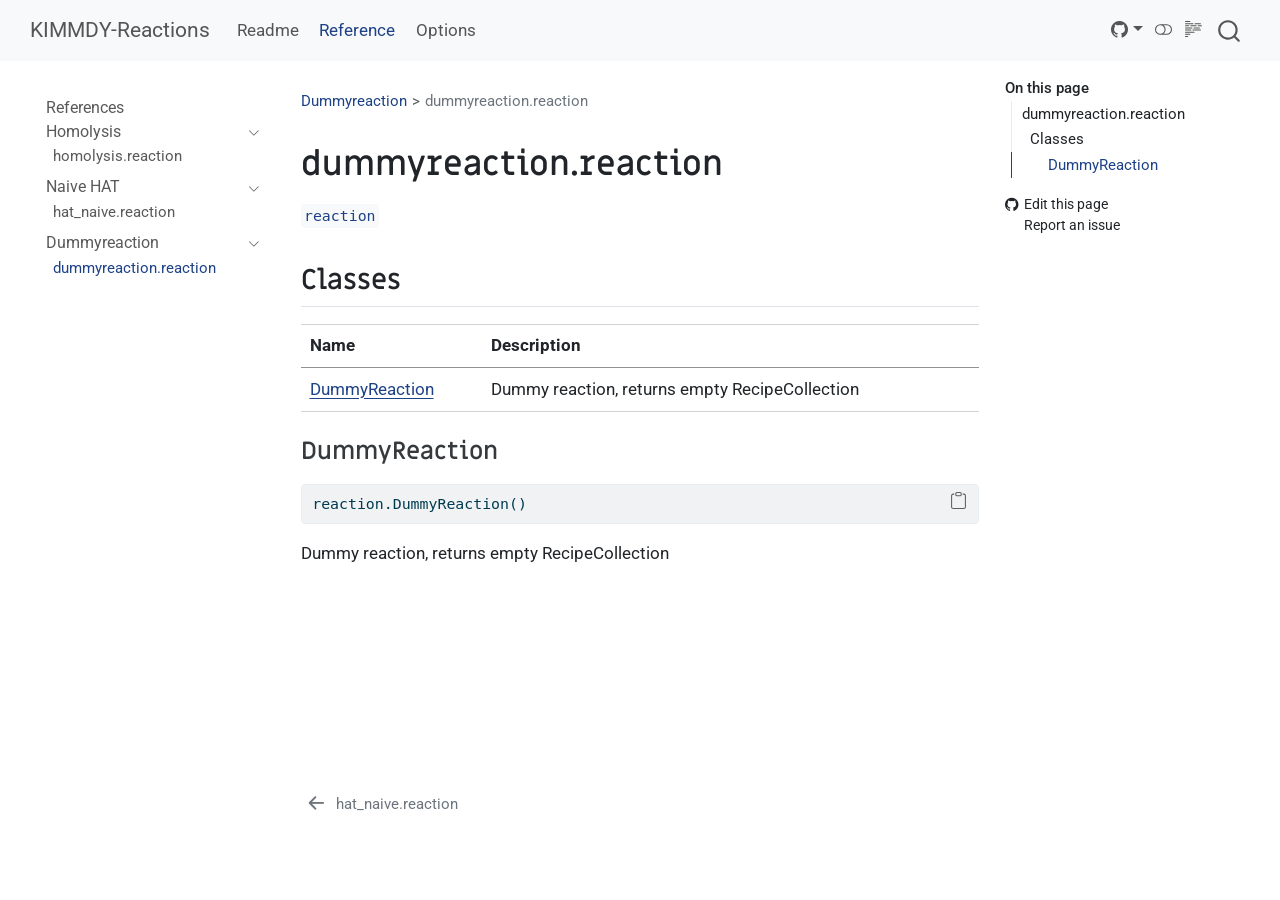
<file: docs/_reference/dummyreaction.reaction.html>
<!DOCTYPE html>
<html xmlns="http://www.w3.org/1999/xhtml" lang="en" xml:lang="en"><head>

<meta charset="utf-8">
<meta name="generator" content="quarto-1.6.42">

<meta name="viewport" content="width=device-width, initial-scale=1.0, user-scalable=yes">


<title>dummyreaction.reaction – KIMMDY-Reactions</title>
<style>
code{white-space: pre-wrap;}
span.smallcaps{font-variant: small-caps;}
div.columns{display: flex; gap: min(4vw, 1.5em);}
div.column{flex: auto; overflow-x: auto;}
div.hanging-indent{margin-left: 1.5em; text-indent: -1.5em;}
ul.task-list{list-style: none;}
ul.task-list li input[type="checkbox"] {
  width: 0.8em;
  margin: 0 0.8em 0.2em -1em; /* quarto-specific, see https://github.com/quarto-dev/quarto-cli/issues/4556 */ 
  vertical-align: middle;
}
/* CSS for syntax highlighting */
pre > code.sourceCode { white-space: pre; position: relative; }
pre > code.sourceCode > span { line-height: 1.25; }
pre > code.sourceCode > span:empty { height: 1.2em; }
.sourceCode { overflow: visible; }
code.sourceCode > span { color: inherit; text-decoration: inherit; }
div.sourceCode { margin: 1em 0; }
pre.sourceCode { margin: 0; }
@media screen {
div.sourceCode { overflow: auto; }
}
@media print {
pre > code.sourceCode { white-space: pre-wrap; }
pre > code.sourceCode > span { display: inline-block; text-indent: -5em; padding-left: 5em; }
}
pre.numberSource code
  { counter-reset: source-line 0; }
pre.numberSource code > span
  { position: relative; left: -4em; counter-increment: source-line; }
pre.numberSource code > span > a:first-child::before
  { content: counter(source-line);
    position: relative; left: -1em; text-align: right; vertical-align: baseline;
    border: none; display: inline-block;
    -webkit-touch-callout: none; -webkit-user-select: none;
    -khtml-user-select: none; -moz-user-select: none;
    -ms-user-select: none; user-select: none;
    padding: 0 4px; width: 4em;
  }
pre.numberSource { margin-left: 3em;  padding-left: 4px; }
div.sourceCode
  {   }
@media screen {
pre > code.sourceCode > span > a:first-child::before { text-decoration: underline; }
}
</style>


<script src="../site_libs/quarto-nav/quarto-nav.js"></script>
<script src="../site_libs/quarto-nav/headroom.min.js"></script>
<script src="../site_libs/clipboard/clipboard.min.js"></script>
<script src="../site_libs/quarto-search/autocomplete.umd.js"></script>
<script src="../site_libs/quarto-search/fuse.min.js"></script>
<script src="../site_libs/quarto-search/quarto-search.js"></script>
<meta name="quarto:offset" content="../">
<link href="../_reference/hat_naive.reaction.html" rel="prev">
<script src="../site_libs/quarto-html/quarto.js"></script>
<script src="../site_libs/quarto-html/popper.min.js"></script>
<script src="../site_libs/quarto-html/tippy.umd.min.js"></script>
<script src="../site_libs/quarto-html/anchor.min.js"></script>
<link href="../site_libs/quarto-html/tippy.css" rel="stylesheet">
<link href="../site_libs/quarto-html/quarto-syntax-highlighting-649006838881f309ffb49f5ec82d7af6.css" rel="stylesheet" class="quarto-color-scheme" id="quarto-text-highlighting-styles">
<link href="../site_libs/quarto-html/quarto-syntax-highlighting-dark-42a732b0e032c2683810a815e6a6abd1.css" rel="prefetch" class="quarto-color-scheme quarto-color-alternate" id="quarto-text-highlighting-styles">
<script src="../site_libs/bootstrap/bootstrap.min.js"></script>
<link href="../site_libs/bootstrap/bootstrap-icons.css" rel="stylesheet">
<link href="../site_libs/bootstrap/bootstrap-d6751ada2750eb21ce8798f4ba1e94e7.min.css" rel="stylesheet" append-hash="true" class="quarto-color-scheme" id="quarto-bootstrap" data-mode="light">
<link href="../site_libs/bootstrap/bootstrap-dark-7670cb584cb2e25f04fedb96406f3f87.min.css" rel="prefetch" append-hash="true" class="quarto-color-scheme quarto-color-alternate" id="quarto-bootstrap" data-mode="dark">
<script id="quarto-search-options" type="application/json">{
  "location": "navbar",
  "copy-button": false,
  "collapse-after": 3,
  "panel-placement": "end",
  "type": "overlay",
  "limit": 50,
  "keyboard-shortcut": [
    "f",
    "/",
    "s"
  ],
  "show-item-context": false,
  "language": {
    "search-no-results-text": "No results",
    "search-matching-documents-text": "matching documents",
    "search-copy-link-title": "Copy link to search",
    "search-hide-matches-text": "Hide additional matches",
    "search-more-match-text": "more match in this document",
    "search-more-matches-text": "more matches in this document",
    "search-clear-button-title": "Clear",
    "search-text-placeholder": "",
    "search-detached-cancel-button-title": "Cancel",
    "search-submit-button-title": "Submit",
    "search-label": "Search"
  }
}</script>


</head>

<body class="nav-sidebar floating nav-fixed">

<div id="quarto-search-results"></div>
  <header id="quarto-header" class="headroom fixed-top">
    <nav class="navbar navbar-expand-lg " data-bs-theme="dark">
      <div class="navbar-container container-fluid">
      <div class="navbar-brand-container mx-auto">
    <a class="navbar-brand" href="../index.html">
    <span class="navbar-title">KIMMDY-Reactions</span>
    </a>
  </div>
            <div id="quarto-search" class="" title="Search"></div>
          <button class="navbar-toggler" type="button" data-bs-toggle="collapse" data-bs-target="#navbarCollapse" aria-controls="navbarCollapse" role="menu" aria-expanded="false" aria-label="Toggle navigation" onclick="if (window.quartoToggleHeadroom) { window.quartoToggleHeadroom(); }">
  <span class="navbar-toggler-icon"></span>
</button>
          <div class="collapse navbar-collapse" id="navbarCollapse">
            <ul class="navbar-nav navbar-nav-scroll me-auto">
  <li class="nav-item">
    <a class="nav-link" href="../index.html"> 
<span class="menu-text">Readme</span></a>
  </li>  
  <li class="nav-item">
    <a class="nav-link active" href="../_reference/index.html" aria-current="page"> 
<span class="menu-text">Reference</span></a>
  </li>  
  <li class="nav-item">
    <a class="nav-link" href="../config.html"> 
<span class="menu-text">Options</span></a>
  </li>  
</ul>
          </div> <!-- /navcollapse -->
            <div class="quarto-navbar-tools tools-wide">
    <div class="dropdown">
      <a href="" title="" id="quarto-navigation-tool-dropdown-0" class="quarto-navigation-tool dropdown-toggle px-1" data-bs-toggle="dropdown" aria-expanded="false" role="link" aria-label=""><i class="bi bi-github"></i></a>
      <ul class="dropdown-menu" aria-labelledby="quarto-navigation-tool-dropdown-0">
          <li>
            <a class="dropdown-item quarto-navbar-tools-item" href="https://github.com/graeter-group/kimmdy-reactions">
            Source Code
            </a>
          </li>
          <li>
            <a class="dropdown-item quarto-navbar-tools-item" href="https://github.com/graeter-group/kimmdy-reactions/issues/new">
            Report a Bug
            </a>
          </li>
      </ul>
    </div>
  <a href="" class="quarto-color-scheme-toggle quarto-navigation-tool  px-1" onclick="window.quartoToggleColorScheme(); return false;" title="Toggle dark mode"><i class="bi"></i></a>
  <a href="" class="quarto-reader-toggle quarto-navigation-tool px-1" onclick="window.quartoToggleReader(); return false;" title="Toggle reader mode">
  <div class="quarto-reader-toggle-btn">
  <i class="bi"></i>
  </div>
</a>
</div>
      </div> <!-- /container-fluid -->
    </nav>
  <nav class="quarto-secondary-nav">
    <div class="container-fluid d-flex">
      <button type="button" class="quarto-btn-toggle btn" data-bs-toggle="collapse" role="button" data-bs-target=".quarto-sidebar-collapse-item" aria-controls="quarto-sidebar" aria-expanded="false" aria-label="Toggle sidebar navigation" onclick="if (window.quartoToggleHeadroom) { window.quartoToggleHeadroom(); }">
        <i class="bi bi-layout-text-sidebar-reverse"></i>
      </button>
        <nav class="quarto-page-breadcrumbs" aria-label="breadcrumb"><ol class="breadcrumb"><li class="breadcrumb-item"><a href="../_reference/dummyreaction.reaction.html">Dummyreaction</a></li><li class="breadcrumb-item"><a href="../_reference/dummyreaction.reaction.html">dummyreaction.reaction</a></li></ol></nav>
        <a class="flex-grow-1" role="navigation" data-bs-toggle="collapse" data-bs-target=".quarto-sidebar-collapse-item" aria-controls="quarto-sidebar" aria-expanded="false" aria-label="Toggle sidebar navigation" onclick="if (window.quartoToggleHeadroom) { window.quartoToggleHeadroom(); }">      
        </a>
    </div>
  </nav>
</header>
<!-- content -->
<div id="quarto-content" class="quarto-container page-columns page-rows-contents page-layout-article page-navbar">
<!-- sidebar -->
  <nav id="quarto-sidebar" class="sidebar collapse collapse-horizontal quarto-sidebar-collapse-item sidebar-navigation floating overflow-auto">
    <div class="sidebar-menu-container"> 
    <ul class="list-unstyled mt-1">
        <li class="sidebar-item">
  <div class="sidebar-item-container"> 
  <a href="../_reference/index.html" class="sidebar-item-text sidebar-link">
 <span class="menu-text">References</span></a>
  </div>
</li>
        <li class="sidebar-item sidebar-item-section">
      <div class="sidebar-item-container"> 
            <a class="sidebar-item-text sidebar-link text-start" data-bs-toggle="collapse" data-bs-target="#quarto-sidebar-section-1" role="navigation" aria-expanded="true">
 <span class="menu-text">Homolysis</span></a>
          <a class="sidebar-item-toggle text-start" data-bs-toggle="collapse" data-bs-target="#quarto-sidebar-section-1" role="navigation" aria-expanded="true" aria-label="Toggle section">
            <i class="bi bi-chevron-right ms-2"></i>
          </a> 
      </div>
      <ul id="quarto-sidebar-section-1" class="collapse list-unstyled sidebar-section depth1 show">  
          <li class="sidebar-item">
  <div class="sidebar-item-container"> 
  <a href="../_reference/homolysis.reaction.html" class="sidebar-item-text sidebar-link">
 <span class="menu-text">homolysis.reaction</span></a>
  </div>
</li>
      </ul>
  </li>
        <li class="sidebar-item sidebar-item-section">
      <div class="sidebar-item-container"> 
            <a class="sidebar-item-text sidebar-link text-start" data-bs-toggle="collapse" data-bs-target="#quarto-sidebar-section-2" role="navigation" aria-expanded="true">
 <span class="menu-text">Naive HAT</span></a>
          <a class="sidebar-item-toggle text-start" data-bs-toggle="collapse" data-bs-target="#quarto-sidebar-section-2" role="navigation" aria-expanded="true" aria-label="Toggle section">
            <i class="bi bi-chevron-right ms-2"></i>
          </a> 
      </div>
      <ul id="quarto-sidebar-section-2" class="collapse list-unstyled sidebar-section depth1 show">  
          <li class="sidebar-item">
  <div class="sidebar-item-container"> 
  <a href="../_reference/hat_naive.reaction.html" class="sidebar-item-text sidebar-link">
 <span class="menu-text">hat_naive.reaction</span></a>
  </div>
</li>
      </ul>
  </li>
        <li class="sidebar-item sidebar-item-section">
      <div class="sidebar-item-container"> 
            <a class="sidebar-item-text sidebar-link text-start" data-bs-toggle="collapse" data-bs-target="#quarto-sidebar-section-3" role="navigation" aria-expanded="true">
 <span class="menu-text">Dummyreaction</span></a>
          <a class="sidebar-item-toggle text-start" data-bs-toggle="collapse" data-bs-target="#quarto-sidebar-section-3" role="navigation" aria-expanded="true" aria-label="Toggle section">
            <i class="bi bi-chevron-right ms-2"></i>
          </a> 
      </div>
      <ul id="quarto-sidebar-section-3" class="collapse list-unstyled sidebar-section depth1 show">  
          <li class="sidebar-item">
  <div class="sidebar-item-container"> 
  <a href="../_reference/dummyreaction.reaction.html" class="sidebar-item-text sidebar-link active">
 <span class="menu-text">dummyreaction.reaction</span></a>
  </div>
</li>
      </ul>
  </li>
    </ul>
    </div>
</nav>
<div id="quarto-sidebar-glass" class="quarto-sidebar-collapse-item" data-bs-toggle="collapse" data-bs-target=".quarto-sidebar-collapse-item"></div>
<!-- margin-sidebar -->
    <div id="quarto-margin-sidebar" class="sidebar margin-sidebar">
        <nav id="TOC" role="doc-toc" class="toc-active" data-toc-expanded="99">
    <h2 id="toc-title">On this page</h2>
   
  <ul>
  <li><a href="#dummyreaction.reaction" id="toc-dummyreaction.reaction" class="nav-link active" data-scroll-target="#dummyreaction.reaction">dummyreaction.reaction</a>
  <ul>
  <li><a href="#classes" id="toc-classes" class="nav-link" data-scroll-target="#classes">Classes</a>
  <ul>
  <li><a href="#dummyreaction.reaction.DummyReaction" id="toc-dummyreaction.reaction.DummyReaction" class="nav-link" data-scroll-target="#dummyreaction.reaction.DummyReaction">DummyReaction</a></li>
  </ul></li>
  </ul></li>
  </ul>
<div class="toc-actions"><ul><li><a href="https://github.com/graeter-group/kimmdy-reactions/edit/main/_reference/dummyreaction.reaction.qmd" class="toc-action"><i class="bi bi-github"></i>Edit this page</a></li><li><a href="https://github.com/graeter-group/kimmdy-reactions/issues/new" class="toc-action"><i class="bi empty"></i>Report an issue</a></li></ul></div></nav>
    </div>
<!-- main -->
<main class="content" id="quarto-document-content"><header id="title-block-header" class="quarto-title-block"><nav class="quarto-page-breadcrumbs quarto-title-breadcrumbs d-none d-lg-block" aria-label="breadcrumb"><ol class="breadcrumb"><li class="breadcrumb-item"><a href="../_reference/dummyreaction.reaction.html">Dummyreaction</a></li><li class="breadcrumb-item"><a href="../_reference/dummyreaction.reaction.html">dummyreaction.reaction</a></li></ol></nav></header>




<section id="dummyreaction.reaction" class="level1">
<h1>dummyreaction.reaction</h1>
<p><code>reaction</code></p>
<section id="classes" class="level2">
<h2 class="anchored" data-anchor-id="classes">Classes</h2>
<table class="caption-top table">
<thead>
<tr class="header">
<th>Name</th>
<th>Description</th>
</tr>
</thead>
<tbody>
<tr class="odd">
<td><a href="#dummyreaction.reaction.DummyReaction">DummyReaction</a></td>
<td>Dummy reaction, returns empty RecipeCollection</td>
</tr>
</tbody>
</table>
<section id="dummyreaction.reaction.DummyReaction" class="level3">
<h3 class="anchored" data-anchor-id="dummyreaction.reaction.DummyReaction">DummyReaction</h3>
<div class="sourceCode" id="cb1"><pre class="sourceCode python code-with-copy"><code class="sourceCode python"><span id="cb1-1"><a href="#cb1-1" aria-hidden="true" tabindex="-1"></a>reaction.DummyReaction()</span></code><button title="Copy to Clipboard" class="code-copy-button"><i class="bi"></i></button></pre></div>
<p>Dummy reaction, returns empty RecipeCollection</p>


</section>
</section>
</section>

<a onclick="window.scrollTo(0, 0); return false;" role="button" id="quarto-back-to-top"><i class="bi bi-arrow-up"></i> Back to top</a></main> <!-- /main -->
<script id="quarto-html-after-body" type="application/javascript">
window.document.addEventListener("DOMContentLoaded", function (event) {
  const toggleBodyColorMode = (bsSheetEl) => {
    const mode = bsSheetEl.getAttribute("data-mode");
    const bodyEl = window.document.querySelector("body");
    if (mode === "dark") {
      bodyEl.classList.add("quarto-dark");
      bodyEl.classList.remove("quarto-light");
    } else {
      bodyEl.classList.add("quarto-light");
      bodyEl.classList.remove("quarto-dark");
    }
  }
  const toggleBodyColorPrimary = () => {
    const bsSheetEl = window.document.querySelector("link#quarto-bootstrap");
    if (bsSheetEl) {
      toggleBodyColorMode(bsSheetEl);
    }
  }
  toggleBodyColorPrimary();  
  const disableStylesheet = (stylesheets) => {
    for (let i=0; i < stylesheets.length; i++) {
      const stylesheet = stylesheets[i];
      stylesheet.rel = 'prefetch';
    }
  }
  const enableStylesheet = (stylesheets) => {
    for (let i=0; i < stylesheets.length; i++) {
      const stylesheet = stylesheets[i];
      stylesheet.rel = 'stylesheet';
    }
  }
  const manageTransitions = (selector, allowTransitions) => {
    const els = window.document.querySelectorAll(selector);
    for (let i=0; i < els.length; i++) {
      const el = els[i];
      if (allowTransitions) {
        el.classList.remove('notransition');
      } else {
        el.classList.add('notransition');
      }
    }
  }
  const toggleGiscusIfUsed = (isAlternate, darkModeDefault) => {
    const baseTheme = document.querySelector('#giscus-base-theme')?.value ?? 'light';
    const alternateTheme = document.querySelector('#giscus-alt-theme')?.value ?? 'dark';
    let newTheme = '';
    if(darkModeDefault) {
      newTheme = isAlternate ? baseTheme : alternateTheme;
    } else {
      newTheme = isAlternate ? alternateTheme : baseTheme;
    }
    const changeGiscusTheme = () => {
      // From: https://github.com/giscus/giscus/issues/336
      const sendMessage = (message) => {
        const iframe = document.querySelector('iframe.giscus-frame');
        if (!iframe) return;
        iframe.contentWindow.postMessage({ giscus: message }, 'https://giscus.app');
      }
      sendMessage({
        setConfig: {
          theme: newTheme
        }
      });
    }
    const isGiscussLoaded = window.document.querySelector('iframe.giscus-frame') !== null;
    if (isGiscussLoaded) {
      changeGiscusTheme();
    }
  }
  const toggleColorMode = (alternate) => {
    // Switch the stylesheets
    const alternateStylesheets = window.document.querySelectorAll('link.quarto-color-scheme.quarto-color-alternate');
    manageTransitions('#quarto-margin-sidebar .nav-link', false);
    if (alternate) {
      enableStylesheet(alternateStylesheets);
      for (const sheetNode of alternateStylesheets) {
        if (sheetNode.id === "quarto-bootstrap") {
          toggleBodyColorMode(sheetNode);
        }
      }
    } else {
      disableStylesheet(alternateStylesheets);
      toggleBodyColorPrimary();
    }
    manageTransitions('#quarto-margin-sidebar .nav-link', true);
    // Switch the toggles
    const toggles = window.document.querySelectorAll('.quarto-color-scheme-toggle');
    for (let i=0; i < toggles.length; i++) {
      const toggle = toggles[i];
      if (toggle) {
        if (alternate) {
          toggle.classList.add("alternate");     
        } else {
          toggle.classList.remove("alternate");
        }
      }
    }
    // Hack to workaround the fact that safari doesn't
    // properly recolor the scrollbar when toggling (#1455)
    if (navigator.userAgent.indexOf('Safari') > 0 && navigator.userAgent.indexOf('Chrome') == -1) {
      manageTransitions("body", false);
      window.scrollTo(0, 1);
      setTimeout(() => {
        window.scrollTo(0, 0);
        manageTransitions("body", true);
      }, 40);  
    }
  }
  const isFileUrl = () => { 
    return window.location.protocol === 'file:';
  }
  const hasAlternateSentinel = () => {  
    let styleSentinel = getColorSchemeSentinel();
    if (styleSentinel !== null) {
      return styleSentinel === "alternate";
    } else {
      return false;
    }
  }
  const setStyleSentinel = (alternate) => {
    const value = alternate ? "alternate" : "default";
    if (!isFileUrl()) {
      window.localStorage.setItem("quarto-color-scheme", value);
    } else {
      localAlternateSentinel = value;
    }
  }
  const getColorSchemeSentinel = () => {
    if (!isFileUrl()) {
      const storageValue = window.localStorage.getItem("quarto-color-scheme");
      return storageValue != null ? storageValue : localAlternateSentinel;
    } else {
      return localAlternateSentinel;
    }
  }
  const darkModeDefault = false;
  let localAlternateSentinel = darkModeDefault ? 'alternate' : 'default';
  // Dark / light mode switch
  window.quartoToggleColorScheme = () => {
    // Read the current dark / light value 
    let toAlternate = !hasAlternateSentinel();
    toggleColorMode(toAlternate);
    setStyleSentinel(toAlternate);
    toggleGiscusIfUsed(toAlternate, darkModeDefault);
  };
  // Ensure there is a toggle, if there isn't float one in the top right
  if (window.document.querySelector('.quarto-color-scheme-toggle') === null) {
    const a = window.document.createElement('a');
    a.classList.add('top-right');
    a.classList.add('quarto-color-scheme-toggle');
    a.href = "";
    a.onclick = function() { try { window.quartoToggleColorScheme(); } catch {} return false; };
    const i = window.document.createElement("i");
    i.classList.add('bi');
    a.appendChild(i);
    window.document.body.appendChild(a);
  }
  // Switch to dark mode if need be
  if (hasAlternateSentinel()) {
    toggleColorMode(true);
  } else {
    toggleColorMode(false);
  }
  const icon = "";
  const anchorJS = new window.AnchorJS();
  anchorJS.options = {
    placement: 'right',
    icon: icon
  };
  anchorJS.add('.anchored');
  const isCodeAnnotation = (el) => {
    for (const clz of el.classList) {
      if (clz.startsWith('code-annotation-')) {                     
        return true;
      }
    }
    return false;
  }
  const onCopySuccess = function(e) {
    // button target
    const button = e.trigger;
    // don't keep focus
    button.blur();
    // flash "checked"
    button.classList.add('code-copy-button-checked');
    var currentTitle = button.getAttribute("title");
    button.setAttribute("title", "Copied!");
    let tooltip;
    if (window.bootstrap) {
      button.setAttribute("data-bs-toggle", "tooltip");
      button.setAttribute("data-bs-placement", "left");
      button.setAttribute("data-bs-title", "Copied!");
      tooltip = new bootstrap.Tooltip(button, 
        { trigger: "manual", 
          customClass: "code-copy-button-tooltip",
          offset: [0, -8]});
      tooltip.show();    
    }
    setTimeout(function() {
      if (tooltip) {
        tooltip.hide();
        button.removeAttribute("data-bs-title");
        button.removeAttribute("data-bs-toggle");
        button.removeAttribute("data-bs-placement");
      }
      button.setAttribute("title", currentTitle);
      button.classList.remove('code-copy-button-checked');
    }, 1000);
    // clear code selection
    e.clearSelection();
  }
  const getTextToCopy = function(trigger) {
      const codeEl = trigger.previousElementSibling.cloneNode(true);
      for (const childEl of codeEl.children) {
        if (isCodeAnnotation(childEl)) {
          childEl.remove();
        }
      }
      return codeEl.innerText;
  }
  const clipboard = new window.ClipboardJS('.code-copy-button:not([data-in-quarto-modal])', {
    text: getTextToCopy
  });
  clipboard.on('success', onCopySuccess);
  if (window.document.getElementById('quarto-embedded-source-code-modal')) {
    const clipboardModal = new window.ClipboardJS('.code-copy-button[data-in-quarto-modal]', {
      text: getTextToCopy,
      container: window.document.getElementById('quarto-embedded-source-code-modal')
    });
    clipboardModal.on('success', onCopySuccess);
  }
    var localhostRegex = new RegExp(/^(?:http|https):\/\/localhost\:?[0-9]*\//);
    var mailtoRegex = new RegExp(/^mailto:/);
      var filterRegex = new RegExp("http:\/\/graeter-group\.github\.io\/kimmdy-reactions");
    var isInternal = (href) => {
        return filterRegex.test(href) || localhostRegex.test(href) || mailtoRegex.test(href);
    }
    // Inspect non-navigation links and adorn them if external
 	var links = window.document.querySelectorAll('a[href]:not(.nav-link):not(.navbar-brand):not(.toc-action):not(.sidebar-link):not(.sidebar-item-toggle):not(.pagination-link):not(.no-external):not([aria-hidden]):not(.dropdown-item):not(.quarto-navigation-tool):not(.about-link)');
    for (var i=0; i<links.length; i++) {
      const link = links[i];
      if (!isInternal(link.href)) {
        // undo the damage that might have been done by quarto-nav.js in the case of
        // links that we want to consider external
        if (link.dataset.originalHref !== undefined) {
          link.href = link.dataset.originalHref;
        }
      }
    }
  function tippyHover(el, contentFn, onTriggerFn, onUntriggerFn) {
    const config = {
      allowHTML: true,
      maxWidth: 500,
      delay: 100,
      arrow: false,
      appendTo: function(el) {
          return el.parentElement;
      },
      interactive: true,
      interactiveBorder: 10,
      theme: 'quarto',
      placement: 'bottom-start',
    };
    if (contentFn) {
      config.content = contentFn;
    }
    if (onTriggerFn) {
      config.onTrigger = onTriggerFn;
    }
    if (onUntriggerFn) {
      config.onUntrigger = onUntriggerFn;
    }
    window.tippy(el, config); 
  }
  const noterefs = window.document.querySelectorAll('a[role="doc-noteref"]');
  for (var i=0; i<noterefs.length; i++) {
    const ref = noterefs[i];
    tippyHover(ref, function() {
      // use id or data attribute instead here
      let href = ref.getAttribute('data-footnote-href') || ref.getAttribute('href');
      try { href = new URL(href).hash; } catch {}
      const id = href.replace(/^#\/?/, "");
      const note = window.document.getElementById(id);
      if (note) {
        return note.innerHTML;
      } else {
        return "";
      }
    });
  }
  const xrefs = window.document.querySelectorAll('a.quarto-xref');
  const processXRef = (id, note) => {
    // Strip column container classes
    const stripColumnClz = (el) => {
      el.classList.remove("page-full", "page-columns");
      if (el.children) {
        for (const child of el.children) {
          stripColumnClz(child);
        }
      }
    }
    stripColumnClz(note)
    if (id === null || id.startsWith('sec-')) {
      // Special case sections, only their first couple elements
      const container = document.createElement("div");
      if (note.children && note.children.length > 2) {
        container.appendChild(note.children[0].cloneNode(true));
        for (let i = 1; i < note.children.length; i++) {
          const child = note.children[i];
          if (child.tagName === "P" && child.innerText === "") {
            continue;
          } else {
            container.appendChild(child.cloneNode(true));
            break;
          }
        }
        if (window.Quarto?.typesetMath) {
          window.Quarto.typesetMath(container);
        }
        return container.innerHTML
      } else {
        if (window.Quarto?.typesetMath) {
          window.Quarto.typesetMath(note);
        }
        return note.innerHTML;
      }
    } else {
      // Remove any anchor links if they are present
      const anchorLink = note.querySelector('a.anchorjs-link');
      if (anchorLink) {
        anchorLink.remove();
      }
      if (window.Quarto?.typesetMath) {
        window.Quarto.typesetMath(note);
      }
      if (note.classList.contains("callout")) {
        return note.outerHTML;
      } else {
        return note.innerHTML;
      }
    }
  }
  for (var i=0; i<xrefs.length; i++) {
    const xref = xrefs[i];
    tippyHover(xref, undefined, function(instance) {
      instance.disable();
      let url = xref.getAttribute('href');
      let hash = undefined; 
      if (url.startsWith('#')) {
        hash = url;
      } else {
        try { hash = new URL(url).hash; } catch {}
      }
      if (hash) {
        const id = hash.replace(/^#\/?/, "");
        const note = window.document.getElementById(id);
        if (note !== null) {
          try {
            const html = processXRef(id, note.cloneNode(true));
            instance.setContent(html);
          } finally {
            instance.enable();
            instance.show();
          }
        } else {
          // See if we can fetch this
          fetch(url.split('#')[0])
          .then(res => res.text())
          .then(html => {
            const parser = new DOMParser();
            const htmlDoc = parser.parseFromString(html, "text/html");
            const note = htmlDoc.getElementById(id);
            if (note !== null) {
              const html = processXRef(id, note);
              instance.setContent(html);
            } 
          }).finally(() => {
            instance.enable();
            instance.show();
          });
        }
      } else {
        // See if we can fetch a full url (with no hash to target)
        // This is a special case and we should probably do some content thinning / targeting
        fetch(url)
        .then(res => res.text())
        .then(html => {
          const parser = new DOMParser();
          const htmlDoc = parser.parseFromString(html, "text/html");
          const note = htmlDoc.querySelector('main.content');
          if (note !== null) {
            // This should only happen for chapter cross references
            // (since there is no id in the URL)
            // remove the first header
            if (note.children.length > 0 && note.children[0].tagName === "HEADER") {
              note.children[0].remove();
            }
            const html = processXRef(null, note);
            instance.setContent(html);
          } 
        }).finally(() => {
          instance.enable();
          instance.show();
        });
      }
    }, function(instance) {
    });
  }
      let selectedAnnoteEl;
      const selectorForAnnotation = ( cell, annotation) => {
        let cellAttr = 'data-code-cell="' + cell + '"';
        let lineAttr = 'data-code-annotation="' +  annotation + '"';
        const selector = 'span[' + cellAttr + '][' + lineAttr + ']';
        return selector;
      }
      const selectCodeLines = (annoteEl) => {
        const doc = window.document;
        const targetCell = annoteEl.getAttribute("data-target-cell");
        const targetAnnotation = annoteEl.getAttribute("data-target-annotation");
        const annoteSpan = window.document.querySelector(selectorForAnnotation(targetCell, targetAnnotation));
        const lines = annoteSpan.getAttribute("data-code-lines").split(",");
        const lineIds = lines.map((line) => {
          return targetCell + "-" + line;
        })
        let top = null;
        let height = null;
        let parent = null;
        if (lineIds.length > 0) {
            //compute the position of the single el (top and bottom and make a div)
            const el = window.document.getElementById(lineIds[0]);
            top = el.offsetTop;
            height = el.offsetHeight;
            parent = el.parentElement.parentElement;
          if (lineIds.length > 1) {
            const lastEl = window.document.getElementById(lineIds[lineIds.length - 1]);
            const bottom = lastEl.offsetTop + lastEl.offsetHeight;
            height = bottom - top;
          }
          if (top !== null && height !== null && parent !== null) {
            // cook up a div (if necessary) and position it 
            let div = window.document.getElementById("code-annotation-line-highlight");
            if (div === null) {
              div = window.document.createElement("div");
              div.setAttribute("id", "code-annotation-line-highlight");
              div.style.position = 'absolute';
              parent.appendChild(div);
            }
            div.style.top = top - 2 + "px";
            div.style.height = height + 4 + "px";
            div.style.left = 0;
            let gutterDiv = window.document.getElementById("code-annotation-line-highlight-gutter");
            if (gutterDiv === null) {
              gutterDiv = window.document.createElement("div");
              gutterDiv.setAttribute("id", "code-annotation-line-highlight-gutter");
              gutterDiv.style.position = 'absolute';
              const codeCell = window.document.getElementById(targetCell);
              const gutter = codeCell.querySelector('.code-annotation-gutter');
              gutter.appendChild(gutterDiv);
            }
            gutterDiv.style.top = top - 2 + "px";
            gutterDiv.style.height = height + 4 + "px";
          }
          selectedAnnoteEl = annoteEl;
        }
      };
      const unselectCodeLines = () => {
        const elementsIds = ["code-annotation-line-highlight", "code-annotation-line-highlight-gutter"];
        elementsIds.forEach((elId) => {
          const div = window.document.getElementById(elId);
          if (div) {
            div.remove();
          }
        });
        selectedAnnoteEl = undefined;
      };
        // Handle positioning of the toggle
    window.addEventListener(
      "resize",
      throttle(() => {
        elRect = undefined;
        if (selectedAnnoteEl) {
          selectCodeLines(selectedAnnoteEl);
        }
      }, 10)
    );
    function throttle(fn, ms) {
    let throttle = false;
    let timer;
      return (...args) => {
        if(!throttle) { // first call gets through
            fn.apply(this, args);
            throttle = true;
        } else { // all the others get throttled
            if(timer) clearTimeout(timer); // cancel #2
            timer = setTimeout(() => {
              fn.apply(this, args);
              timer = throttle = false;
            }, ms);
        }
      };
    }
      // Attach click handler to the DT
      const annoteDls = window.document.querySelectorAll('dt[data-target-cell]');
      for (const annoteDlNode of annoteDls) {
        annoteDlNode.addEventListener('click', (event) => {
          const clickedEl = event.target;
          if (clickedEl !== selectedAnnoteEl) {
            unselectCodeLines();
            const activeEl = window.document.querySelector('dt[data-target-cell].code-annotation-active');
            if (activeEl) {
              activeEl.classList.remove('code-annotation-active');
            }
            selectCodeLines(clickedEl);
            clickedEl.classList.add('code-annotation-active');
          } else {
            // Unselect the line
            unselectCodeLines();
            clickedEl.classList.remove('code-annotation-active');
          }
        });
      }
  const findCites = (el) => {
    const parentEl = el.parentElement;
    if (parentEl) {
      const cites = parentEl.dataset.cites;
      if (cites) {
        return {
          el,
          cites: cites.split(' ')
        };
      } else {
        return findCites(el.parentElement)
      }
    } else {
      return undefined;
    }
  };
  var bibliorefs = window.document.querySelectorAll('a[role="doc-biblioref"]');
  for (var i=0; i<bibliorefs.length; i++) {
    const ref = bibliorefs[i];
    const citeInfo = findCites(ref);
    if (citeInfo) {
      tippyHover(citeInfo.el, function() {
        var popup = window.document.createElement('div');
        citeInfo.cites.forEach(function(cite) {
          var citeDiv = window.document.createElement('div');
          citeDiv.classList.add('hanging-indent');
          citeDiv.classList.add('csl-entry');
          var biblioDiv = window.document.getElementById('ref-' + cite);
          if (biblioDiv) {
            citeDiv.innerHTML = biblioDiv.innerHTML;
          }
          popup.appendChild(citeDiv);
        });
        return popup.innerHTML;
      });
    }
  }
});
</script>
<nav class="page-navigation">
  <div class="nav-page nav-page-previous">
      <a href="../_reference/hat_naive.reaction.html" class="pagination-link" aria-label="hat_naive.reaction">
        <i class="bi bi-arrow-left-short"></i> <span class="nav-page-text">hat_naive.reaction</span>
      </a>          
  </div>
  <div class="nav-page nav-page-next">
  </div>
</nav>
</div> <!-- /content -->




<footer class="footer"><div class="nav-footer"><div class="nav-footer-center"><div class="toc-actions d-sm-block d-md-none"><ul><li><a href="https://github.com/graeter-group/kimmdy-reactions/edit/main/_reference/dummyreaction.reaction.qmd" class="toc-action"><i class="bi bi-github"></i>Edit this page</a></li><li><a href="https://github.com/graeter-group/kimmdy-reactions/issues/new" class="toc-action"><i class="bi empty"></i>Report an issue</a></li></ul></div></div></div></footer></body></html>
</file>
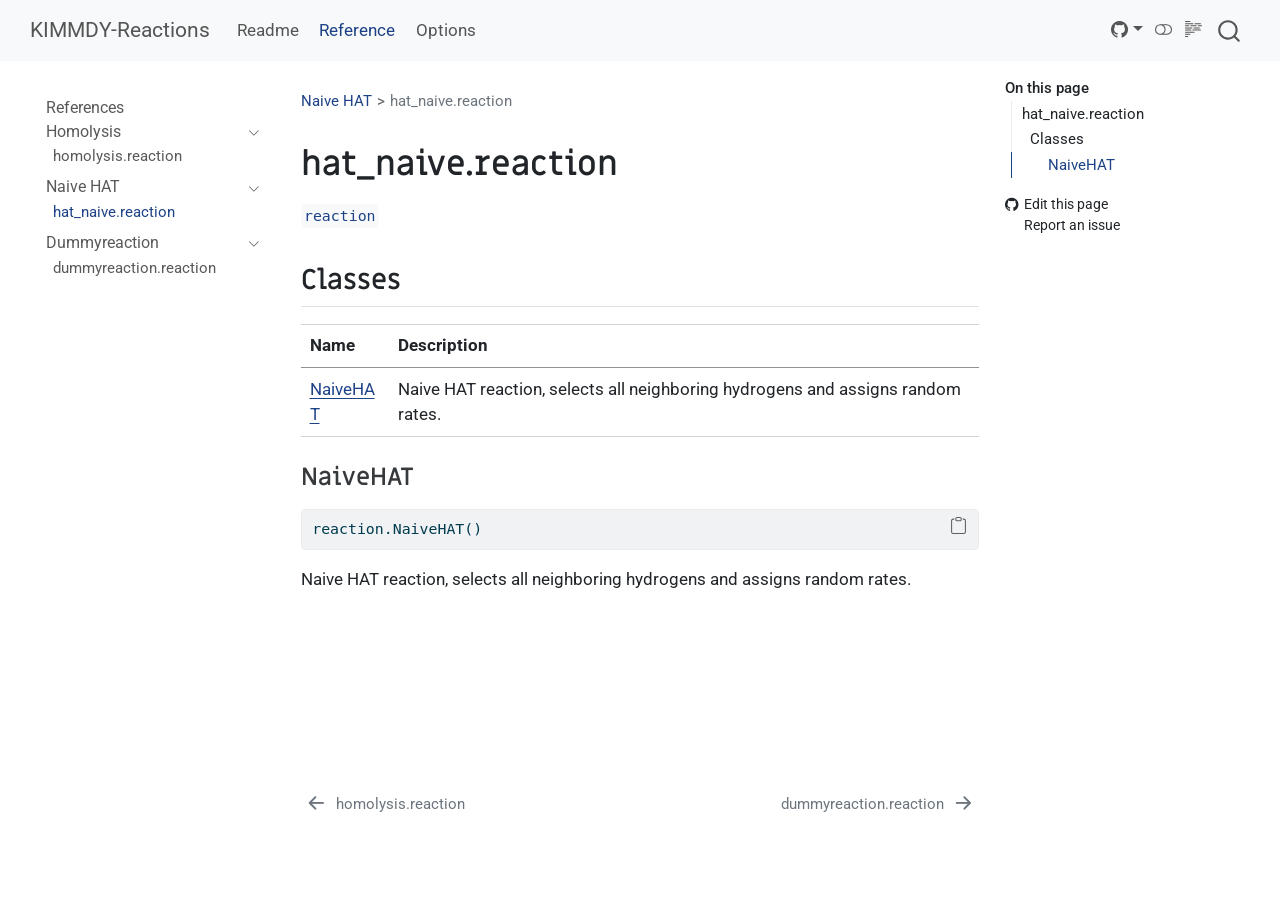
<file: docs/_reference/hat_naive.reaction.html>
<!DOCTYPE html>
<html xmlns="http://www.w3.org/1999/xhtml" lang="en" xml:lang="en"><head>

<meta charset="utf-8">
<meta name="generator" content="quarto-1.6.42">

<meta name="viewport" content="width=device-width, initial-scale=1.0, user-scalable=yes">


<title>hat_naive.reaction – KIMMDY-Reactions</title>
<style>
code{white-space: pre-wrap;}
span.smallcaps{font-variant: small-caps;}
div.columns{display: flex; gap: min(4vw, 1.5em);}
div.column{flex: auto; overflow-x: auto;}
div.hanging-indent{margin-left: 1.5em; text-indent: -1.5em;}
ul.task-list{list-style: none;}
ul.task-list li input[type="checkbox"] {
  width: 0.8em;
  margin: 0 0.8em 0.2em -1em; /* quarto-specific, see https://github.com/quarto-dev/quarto-cli/issues/4556 */ 
  vertical-align: middle;
}
/* CSS for syntax highlighting */
pre > code.sourceCode { white-space: pre; position: relative; }
pre > code.sourceCode > span { line-height: 1.25; }
pre > code.sourceCode > span:empty { height: 1.2em; }
.sourceCode { overflow: visible; }
code.sourceCode > span { color: inherit; text-decoration: inherit; }
div.sourceCode { margin: 1em 0; }
pre.sourceCode { margin: 0; }
@media screen {
div.sourceCode { overflow: auto; }
}
@media print {
pre > code.sourceCode { white-space: pre-wrap; }
pre > code.sourceCode > span { display: inline-block; text-indent: -5em; padding-left: 5em; }
}
pre.numberSource code
  { counter-reset: source-line 0; }
pre.numberSource code > span
  { position: relative; left: -4em; counter-increment: source-line; }
pre.numberSource code > span > a:first-child::before
  { content: counter(source-line);
    position: relative; left: -1em; text-align: right; vertical-align: baseline;
    border: none; display: inline-block;
    -webkit-touch-callout: none; -webkit-user-select: none;
    -khtml-user-select: none; -moz-user-select: none;
    -ms-user-select: none; user-select: none;
    padding: 0 4px; width: 4em;
  }
pre.numberSource { margin-left: 3em;  padding-left: 4px; }
div.sourceCode
  {   }
@media screen {
pre > code.sourceCode > span > a:first-child::before { text-decoration: underline; }
}
</style>


<script src="../site_libs/quarto-nav/quarto-nav.js"></script>
<script src="../site_libs/quarto-nav/headroom.min.js"></script>
<script src="../site_libs/clipboard/clipboard.min.js"></script>
<script src="../site_libs/quarto-search/autocomplete.umd.js"></script>
<script src="../site_libs/quarto-search/fuse.min.js"></script>
<script src="../site_libs/quarto-search/quarto-search.js"></script>
<meta name="quarto:offset" content="../">
<link href="../_reference/dummyreaction.reaction.html" rel="next">
<link href="../_reference/homolysis.reaction.html" rel="prev">
<script src="../site_libs/quarto-html/quarto.js"></script>
<script src="../site_libs/quarto-html/popper.min.js"></script>
<script src="../site_libs/quarto-html/tippy.umd.min.js"></script>
<script src="../site_libs/quarto-html/anchor.min.js"></script>
<link href="../site_libs/quarto-html/tippy.css" rel="stylesheet">
<link href="../site_libs/quarto-html/quarto-syntax-highlighting-649006838881f309ffb49f5ec82d7af6.css" rel="stylesheet" class="quarto-color-scheme" id="quarto-text-highlighting-styles">
<link href="../site_libs/quarto-html/quarto-syntax-highlighting-dark-42a732b0e032c2683810a815e6a6abd1.css" rel="prefetch" class="quarto-color-scheme quarto-color-alternate" id="quarto-text-highlighting-styles">
<script src="../site_libs/bootstrap/bootstrap.min.js"></script>
<link href="../site_libs/bootstrap/bootstrap-icons.css" rel="stylesheet">
<link href="../site_libs/bootstrap/bootstrap-d6751ada2750eb21ce8798f4ba1e94e7.min.css" rel="stylesheet" append-hash="true" class="quarto-color-scheme" id="quarto-bootstrap" data-mode="light">
<link href="../site_libs/bootstrap/bootstrap-dark-7670cb584cb2e25f04fedb96406f3f87.min.css" rel="prefetch" append-hash="true" class="quarto-color-scheme quarto-color-alternate" id="quarto-bootstrap" data-mode="dark">
<script id="quarto-search-options" type="application/json">{
  "location": "navbar",
  "copy-button": false,
  "collapse-after": 3,
  "panel-placement": "end",
  "type": "overlay",
  "limit": 50,
  "keyboard-shortcut": [
    "f",
    "/",
    "s"
  ],
  "show-item-context": false,
  "language": {
    "search-no-results-text": "No results",
    "search-matching-documents-text": "matching documents",
    "search-copy-link-title": "Copy link to search",
    "search-hide-matches-text": "Hide additional matches",
    "search-more-match-text": "more match in this document",
    "search-more-matches-text": "more matches in this document",
    "search-clear-button-title": "Clear",
    "search-text-placeholder": "",
    "search-detached-cancel-button-title": "Cancel",
    "search-submit-button-title": "Submit",
    "search-label": "Search"
  }
}</script>


</head>

<body class="nav-sidebar floating nav-fixed">

<div id="quarto-search-results"></div>
  <header id="quarto-header" class="headroom fixed-top">
    <nav class="navbar navbar-expand-lg " data-bs-theme="dark">
      <div class="navbar-container container-fluid">
      <div class="navbar-brand-container mx-auto">
    <a class="navbar-brand" href="../index.html">
    <span class="navbar-title">KIMMDY-Reactions</span>
    </a>
  </div>
            <div id="quarto-search" class="" title="Search"></div>
          <button class="navbar-toggler" type="button" data-bs-toggle="collapse" data-bs-target="#navbarCollapse" aria-controls="navbarCollapse" role="menu" aria-expanded="false" aria-label="Toggle navigation" onclick="if (window.quartoToggleHeadroom) { window.quartoToggleHeadroom(); }">
  <span class="navbar-toggler-icon"></span>
</button>
          <div class="collapse navbar-collapse" id="navbarCollapse">
            <ul class="navbar-nav navbar-nav-scroll me-auto">
  <li class="nav-item">
    <a class="nav-link" href="../index.html"> 
<span class="menu-text">Readme</span></a>
  </li>  
  <li class="nav-item">
    <a class="nav-link active" href="../_reference/index.html" aria-current="page"> 
<span class="menu-text">Reference</span></a>
  </li>  
  <li class="nav-item">
    <a class="nav-link" href="../config.html"> 
<span class="menu-text">Options</span></a>
  </li>  
</ul>
          </div> <!-- /navcollapse -->
            <div class="quarto-navbar-tools tools-wide">
    <div class="dropdown">
      <a href="" title="" id="quarto-navigation-tool-dropdown-0" class="quarto-navigation-tool dropdown-toggle px-1" data-bs-toggle="dropdown" aria-expanded="false" role="link" aria-label=""><i class="bi bi-github"></i></a>
      <ul class="dropdown-menu" aria-labelledby="quarto-navigation-tool-dropdown-0">
          <li>
            <a class="dropdown-item quarto-navbar-tools-item" href="https://github.com/graeter-group/kimmdy-reactions">
            Source Code
            </a>
          </li>
          <li>
            <a class="dropdown-item quarto-navbar-tools-item" href="https://github.com/graeter-group/kimmdy-reactions/issues/new">
            Report a Bug
            </a>
          </li>
      </ul>
    </div>
  <a href="" class="quarto-color-scheme-toggle quarto-navigation-tool  px-1" onclick="window.quartoToggleColorScheme(); return false;" title="Toggle dark mode"><i class="bi"></i></a>
  <a href="" class="quarto-reader-toggle quarto-navigation-tool px-1" onclick="window.quartoToggleReader(); return false;" title="Toggle reader mode">
  <div class="quarto-reader-toggle-btn">
  <i class="bi"></i>
  </div>
</a>
</div>
      </div> <!-- /container-fluid -->
    </nav>
  <nav class="quarto-secondary-nav">
    <div class="container-fluid d-flex">
      <button type="button" class="quarto-btn-toggle btn" data-bs-toggle="collapse" role="button" data-bs-target=".quarto-sidebar-collapse-item" aria-controls="quarto-sidebar" aria-expanded="false" aria-label="Toggle sidebar navigation" onclick="if (window.quartoToggleHeadroom) { window.quartoToggleHeadroom(); }">
        <i class="bi bi-layout-text-sidebar-reverse"></i>
      </button>
        <nav class="quarto-page-breadcrumbs" aria-label="breadcrumb"><ol class="breadcrumb"><li class="breadcrumb-item"><a href="../_reference/hat_naive.reaction.html">Naive HAT</a></li><li class="breadcrumb-item"><a href="../_reference/hat_naive.reaction.html">hat_naive.reaction</a></li></ol></nav>
        <a class="flex-grow-1" role="navigation" data-bs-toggle="collapse" data-bs-target=".quarto-sidebar-collapse-item" aria-controls="quarto-sidebar" aria-expanded="false" aria-label="Toggle sidebar navigation" onclick="if (window.quartoToggleHeadroom) { window.quartoToggleHeadroom(); }">      
        </a>
    </div>
  </nav>
</header>
<!-- content -->
<div id="quarto-content" class="quarto-container page-columns page-rows-contents page-layout-article page-navbar">
<!-- sidebar -->
  <nav id="quarto-sidebar" class="sidebar collapse collapse-horizontal quarto-sidebar-collapse-item sidebar-navigation floating overflow-auto">
    <div class="sidebar-menu-container"> 
    <ul class="list-unstyled mt-1">
        <li class="sidebar-item">
  <div class="sidebar-item-container"> 
  <a href="../_reference/index.html" class="sidebar-item-text sidebar-link">
 <span class="menu-text">References</span></a>
  </div>
</li>
        <li class="sidebar-item sidebar-item-section">
      <div class="sidebar-item-container"> 
            <a class="sidebar-item-text sidebar-link text-start" data-bs-toggle="collapse" data-bs-target="#quarto-sidebar-section-1" role="navigation" aria-expanded="true">
 <span class="menu-text">Homolysis</span></a>
          <a class="sidebar-item-toggle text-start" data-bs-toggle="collapse" data-bs-target="#quarto-sidebar-section-1" role="navigation" aria-expanded="true" aria-label="Toggle section">
            <i class="bi bi-chevron-right ms-2"></i>
          </a> 
      </div>
      <ul id="quarto-sidebar-section-1" class="collapse list-unstyled sidebar-section depth1 show">  
          <li class="sidebar-item">
  <div class="sidebar-item-container"> 
  <a href="../_reference/homolysis.reaction.html" class="sidebar-item-text sidebar-link">
 <span class="menu-text">homolysis.reaction</span></a>
  </div>
</li>
      </ul>
  </li>
        <li class="sidebar-item sidebar-item-section">
      <div class="sidebar-item-container"> 
            <a class="sidebar-item-text sidebar-link text-start" data-bs-toggle="collapse" data-bs-target="#quarto-sidebar-section-2" role="navigation" aria-expanded="true">
 <span class="menu-text">Naive HAT</span></a>
          <a class="sidebar-item-toggle text-start" data-bs-toggle="collapse" data-bs-target="#quarto-sidebar-section-2" role="navigation" aria-expanded="true" aria-label="Toggle section">
            <i class="bi bi-chevron-right ms-2"></i>
          </a> 
      </div>
      <ul id="quarto-sidebar-section-2" class="collapse list-unstyled sidebar-section depth1 show">  
          <li class="sidebar-item">
  <div class="sidebar-item-container"> 
  <a href="../_reference/hat_naive.reaction.html" class="sidebar-item-text sidebar-link active">
 <span class="menu-text">hat_naive.reaction</span></a>
  </div>
</li>
      </ul>
  </li>
        <li class="sidebar-item sidebar-item-section">
      <div class="sidebar-item-container"> 
            <a class="sidebar-item-text sidebar-link text-start" data-bs-toggle="collapse" data-bs-target="#quarto-sidebar-section-3" role="navigation" aria-expanded="true">
 <span class="menu-text">Dummyreaction</span></a>
          <a class="sidebar-item-toggle text-start" data-bs-toggle="collapse" data-bs-target="#quarto-sidebar-section-3" role="navigation" aria-expanded="true" aria-label="Toggle section">
            <i class="bi bi-chevron-right ms-2"></i>
          </a> 
      </div>
      <ul id="quarto-sidebar-section-3" class="collapse list-unstyled sidebar-section depth1 show">  
          <li class="sidebar-item">
  <div class="sidebar-item-container"> 
  <a href="../_reference/dummyreaction.reaction.html" class="sidebar-item-text sidebar-link">
 <span class="menu-text">dummyreaction.reaction</span></a>
  </div>
</li>
      </ul>
  </li>
    </ul>
    </div>
</nav>
<div id="quarto-sidebar-glass" class="quarto-sidebar-collapse-item" data-bs-toggle="collapse" data-bs-target=".quarto-sidebar-collapse-item"></div>
<!-- margin-sidebar -->
    <div id="quarto-margin-sidebar" class="sidebar margin-sidebar">
        <nav id="TOC" role="doc-toc" class="toc-active" data-toc-expanded="99">
    <h2 id="toc-title">On this page</h2>
   
  <ul>
  <li><a href="#hat_naive.reaction" id="toc-hat_naive.reaction" class="nav-link active" data-scroll-target="#hat_naive.reaction">hat_naive.reaction</a>
  <ul>
  <li><a href="#classes" id="toc-classes" class="nav-link" data-scroll-target="#classes">Classes</a>
  <ul>
  <li><a href="#hat_naive.reaction.NaiveHAT" id="toc-hat_naive.reaction.NaiveHAT" class="nav-link" data-scroll-target="#hat_naive.reaction.NaiveHAT">NaiveHAT</a></li>
  </ul></li>
  </ul></li>
  </ul>
<div class="toc-actions"><ul><li><a href="https://github.com/graeter-group/kimmdy-reactions/edit/main/_reference/hat_naive.reaction.qmd" class="toc-action"><i class="bi bi-github"></i>Edit this page</a></li><li><a href="https://github.com/graeter-group/kimmdy-reactions/issues/new" class="toc-action"><i class="bi empty"></i>Report an issue</a></li></ul></div></nav>
    </div>
<!-- main -->
<main class="content" id="quarto-document-content"><header id="title-block-header" class="quarto-title-block"><nav class="quarto-page-breadcrumbs quarto-title-breadcrumbs d-none d-lg-block" aria-label="breadcrumb"><ol class="breadcrumb"><li class="breadcrumb-item"><a href="../_reference/hat_naive.reaction.html">Naive HAT</a></li><li class="breadcrumb-item"><a href="../_reference/hat_naive.reaction.html">hat_naive.reaction</a></li></ol></nav></header>




<section id="hat_naive.reaction" class="level1">
<h1>hat_naive.reaction</h1>
<p><code>reaction</code></p>
<section id="classes" class="level2">
<h2 class="anchored" data-anchor-id="classes">Classes</h2>
<table class="caption-top table">
<thead>
<tr class="header">
<th>Name</th>
<th>Description</th>
</tr>
</thead>
<tbody>
<tr class="odd">
<td><a href="#hat_naive.reaction.NaiveHAT">NaiveHAT</a></td>
<td>Naive HAT reaction, selects all neighboring hydrogens and assigns random rates.</td>
</tr>
</tbody>
</table>
<section id="hat_naive.reaction.NaiveHAT" class="level3">
<h3 class="anchored" data-anchor-id="hat_naive.reaction.NaiveHAT">NaiveHAT</h3>
<div class="sourceCode" id="cb1"><pre class="sourceCode python code-with-copy"><code class="sourceCode python"><span id="cb1-1"><a href="#cb1-1" aria-hidden="true" tabindex="-1"></a>reaction.NaiveHAT()</span></code><button title="Copy to Clipboard" class="code-copy-button"><i class="bi"></i></button></pre></div>
<p>Naive HAT reaction, selects all neighboring hydrogens and assigns random rates.</p>


</section>
</section>
</section>

<a onclick="window.scrollTo(0, 0); return false;" role="button" id="quarto-back-to-top"><i class="bi bi-arrow-up"></i> Back to top</a></main> <!-- /main -->
<script id="quarto-html-after-body" type="application/javascript">
window.document.addEventListener("DOMContentLoaded", function (event) {
  const toggleBodyColorMode = (bsSheetEl) => {
    const mode = bsSheetEl.getAttribute("data-mode");
    const bodyEl = window.document.querySelector("body");
    if (mode === "dark") {
      bodyEl.classList.add("quarto-dark");
      bodyEl.classList.remove("quarto-light");
    } else {
      bodyEl.classList.add("quarto-light");
      bodyEl.classList.remove("quarto-dark");
    }
  }
  const toggleBodyColorPrimary = () => {
    const bsSheetEl = window.document.querySelector("link#quarto-bootstrap");
    if (bsSheetEl) {
      toggleBodyColorMode(bsSheetEl);
    }
  }
  toggleBodyColorPrimary();  
  const disableStylesheet = (stylesheets) => {
    for (let i=0; i < stylesheets.length; i++) {
      const stylesheet = stylesheets[i];
      stylesheet.rel = 'prefetch';
    }
  }
  const enableStylesheet = (stylesheets) => {
    for (let i=0; i < stylesheets.length; i++) {
      const stylesheet = stylesheets[i];
      stylesheet.rel = 'stylesheet';
    }
  }
  const manageTransitions = (selector, allowTransitions) => {
    const els = window.document.querySelectorAll(selector);
    for (let i=0; i < els.length; i++) {
      const el = els[i];
      if (allowTransitions) {
        el.classList.remove('notransition');
      } else {
        el.classList.add('notransition');
      }
    }
  }
  const toggleGiscusIfUsed = (isAlternate, darkModeDefault) => {
    const baseTheme = document.querySelector('#giscus-base-theme')?.value ?? 'light';
    const alternateTheme = document.querySelector('#giscus-alt-theme')?.value ?? 'dark';
    let newTheme = '';
    if(darkModeDefault) {
      newTheme = isAlternate ? baseTheme : alternateTheme;
    } else {
      newTheme = isAlternate ? alternateTheme : baseTheme;
    }
    const changeGiscusTheme = () => {
      // From: https://github.com/giscus/giscus/issues/336
      const sendMessage = (message) => {
        const iframe = document.querySelector('iframe.giscus-frame');
        if (!iframe) return;
        iframe.contentWindow.postMessage({ giscus: message }, 'https://giscus.app');
      }
      sendMessage({
        setConfig: {
          theme: newTheme
        }
      });
    }
    const isGiscussLoaded = window.document.querySelector('iframe.giscus-frame') !== null;
    if (isGiscussLoaded) {
      changeGiscusTheme();
    }
  }
  const toggleColorMode = (alternate) => {
    // Switch the stylesheets
    const alternateStylesheets = window.document.querySelectorAll('link.quarto-color-scheme.quarto-color-alternate');
    manageTransitions('#quarto-margin-sidebar .nav-link', false);
    if (alternate) {
      enableStylesheet(alternateStylesheets);
      for (const sheetNode of alternateStylesheets) {
        if (sheetNode.id === "quarto-bootstrap") {
          toggleBodyColorMode(sheetNode);
        }
      }
    } else {
      disableStylesheet(alternateStylesheets);
      toggleBodyColorPrimary();
    }
    manageTransitions('#quarto-margin-sidebar .nav-link', true);
    // Switch the toggles
    const toggles = window.document.querySelectorAll('.quarto-color-scheme-toggle');
    for (let i=0; i < toggles.length; i++) {
      const toggle = toggles[i];
      if (toggle) {
        if (alternate) {
          toggle.classList.add("alternate");     
        } else {
          toggle.classList.remove("alternate");
        }
      }
    }
    // Hack to workaround the fact that safari doesn't
    // properly recolor the scrollbar when toggling (#1455)
    if (navigator.userAgent.indexOf('Safari') > 0 && navigator.userAgent.indexOf('Chrome') == -1) {
      manageTransitions("body", false);
      window.scrollTo(0, 1);
      setTimeout(() => {
        window.scrollTo(0, 0);
        manageTransitions("body", true);
      }, 40);  
    }
  }
  const isFileUrl = () => { 
    return window.location.protocol === 'file:';
  }
  const hasAlternateSentinel = () => {  
    let styleSentinel = getColorSchemeSentinel();
    if (styleSentinel !== null) {
      return styleSentinel === "alternate";
    } else {
      return false;
    }
  }
  const setStyleSentinel = (alternate) => {
    const value = alternate ? "alternate" : "default";
    if (!isFileUrl()) {
      window.localStorage.setItem("quarto-color-scheme", value);
    } else {
      localAlternateSentinel = value;
    }
  }
  const getColorSchemeSentinel = () => {
    if (!isFileUrl()) {
      const storageValue = window.localStorage.getItem("quarto-color-scheme");
      return storageValue != null ? storageValue : localAlternateSentinel;
    } else {
      return localAlternateSentinel;
    }
  }
  const darkModeDefault = false;
  let localAlternateSentinel = darkModeDefault ? 'alternate' : 'default';
  // Dark / light mode switch
  window.quartoToggleColorScheme = () => {
    // Read the current dark / light value 
    let toAlternate = !hasAlternateSentinel();
    toggleColorMode(toAlternate);
    setStyleSentinel(toAlternate);
    toggleGiscusIfUsed(toAlternate, darkModeDefault);
  };
  // Ensure there is a toggle, if there isn't float one in the top right
  if (window.document.querySelector('.quarto-color-scheme-toggle') === null) {
    const a = window.document.createElement('a');
    a.classList.add('top-right');
    a.classList.add('quarto-color-scheme-toggle');
    a.href = "";
    a.onclick = function() { try { window.quartoToggleColorScheme(); } catch {} return false; };
    const i = window.document.createElement("i");
    i.classList.add('bi');
    a.appendChild(i);
    window.document.body.appendChild(a);
  }
  // Switch to dark mode if need be
  if (hasAlternateSentinel()) {
    toggleColorMode(true);
  } else {
    toggleColorMode(false);
  }
  const icon = "";
  const anchorJS = new window.AnchorJS();
  anchorJS.options = {
    placement: 'right',
    icon: icon
  };
  anchorJS.add('.anchored');
  const isCodeAnnotation = (el) => {
    for (const clz of el.classList) {
      if (clz.startsWith('code-annotation-')) {                     
        return true;
      }
    }
    return false;
  }
  const onCopySuccess = function(e) {
    // button target
    const button = e.trigger;
    // don't keep focus
    button.blur();
    // flash "checked"
    button.classList.add('code-copy-button-checked');
    var currentTitle = button.getAttribute("title");
    button.setAttribute("title", "Copied!");
    let tooltip;
    if (window.bootstrap) {
      button.setAttribute("data-bs-toggle", "tooltip");
      button.setAttribute("data-bs-placement", "left");
      button.setAttribute("data-bs-title", "Copied!");
      tooltip = new bootstrap.Tooltip(button, 
        { trigger: "manual", 
          customClass: "code-copy-button-tooltip",
          offset: [0, -8]});
      tooltip.show();    
    }
    setTimeout(function() {
      if (tooltip) {
        tooltip.hide();
        button.removeAttribute("data-bs-title");
        button.removeAttribute("data-bs-toggle");
        button.removeAttribute("data-bs-placement");
      }
      button.setAttribute("title", currentTitle);
      button.classList.remove('code-copy-button-checked');
    }, 1000);
    // clear code selection
    e.clearSelection();
  }
  const getTextToCopy = function(trigger) {
      const codeEl = trigger.previousElementSibling.cloneNode(true);
      for (const childEl of codeEl.children) {
        if (isCodeAnnotation(childEl)) {
          childEl.remove();
        }
      }
      return codeEl.innerText;
  }
  const clipboard = new window.ClipboardJS('.code-copy-button:not([data-in-quarto-modal])', {
    text: getTextToCopy
  });
  clipboard.on('success', onCopySuccess);
  if (window.document.getElementById('quarto-embedded-source-code-modal')) {
    const clipboardModal = new window.ClipboardJS('.code-copy-button[data-in-quarto-modal]', {
      text: getTextToCopy,
      container: window.document.getElementById('quarto-embedded-source-code-modal')
    });
    clipboardModal.on('success', onCopySuccess);
  }
    var localhostRegex = new RegExp(/^(?:http|https):\/\/localhost\:?[0-9]*\//);
    var mailtoRegex = new RegExp(/^mailto:/);
      var filterRegex = new RegExp("http:\/\/graeter-group\.github\.io\/kimmdy-reactions");
    var isInternal = (href) => {
        return filterRegex.test(href) || localhostRegex.test(href) || mailtoRegex.test(href);
    }
    // Inspect non-navigation links and adorn them if external
 	var links = window.document.querySelectorAll('a[href]:not(.nav-link):not(.navbar-brand):not(.toc-action):not(.sidebar-link):not(.sidebar-item-toggle):not(.pagination-link):not(.no-external):not([aria-hidden]):not(.dropdown-item):not(.quarto-navigation-tool):not(.about-link)');
    for (var i=0; i<links.length; i++) {
      const link = links[i];
      if (!isInternal(link.href)) {
        // undo the damage that might have been done by quarto-nav.js in the case of
        // links that we want to consider external
        if (link.dataset.originalHref !== undefined) {
          link.href = link.dataset.originalHref;
        }
      }
    }
  function tippyHover(el, contentFn, onTriggerFn, onUntriggerFn) {
    const config = {
      allowHTML: true,
      maxWidth: 500,
      delay: 100,
      arrow: false,
      appendTo: function(el) {
          return el.parentElement;
      },
      interactive: true,
      interactiveBorder: 10,
      theme: 'quarto',
      placement: 'bottom-start',
    };
    if (contentFn) {
      config.content = contentFn;
    }
    if (onTriggerFn) {
      config.onTrigger = onTriggerFn;
    }
    if (onUntriggerFn) {
      config.onUntrigger = onUntriggerFn;
    }
    window.tippy(el, config); 
  }
  const noterefs = window.document.querySelectorAll('a[role="doc-noteref"]');
  for (var i=0; i<noterefs.length; i++) {
    const ref = noterefs[i];
    tippyHover(ref, function() {
      // use id or data attribute instead here
      let href = ref.getAttribute('data-footnote-href') || ref.getAttribute('href');
      try { href = new URL(href).hash; } catch {}
      const id = href.replace(/^#\/?/, "");
      const note = window.document.getElementById(id);
      if (note) {
        return note.innerHTML;
      } else {
        return "";
      }
    });
  }
  const xrefs = window.document.querySelectorAll('a.quarto-xref');
  const processXRef = (id, note) => {
    // Strip column container classes
    const stripColumnClz = (el) => {
      el.classList.remove("page-full", "page-columns");
      if (el.children) {
        for (const child of el.children) {
          stripColumnClz(child);
        }
      }
    }
    stripColumnClz(note)
    if (id === null || id.startsWith('sec-')) {
      // Special case sections, only their first couple elements
      const container = document.createElement("div");
      if (note.children && note.children.length > 2) {
        container.appendChild(note.children[0].cloneNode(true));
        for (let i = 1; i < note.children.length; i++) {
          const child = note.children[i];
          if (child.tagName === "P" && child.innerText === "") {
            continue;
          } else {
            container.appendChild(child.cloneNode(true));
            break;
          }
        }
        if (window.Quarto?.typesetMath) {
          window.Quarto.typesetMath(container);
        }
        return container.innerHTML
      } else {
        if (window.Quarto?.typesetMath) {
          window.Quarto.typesetMath(note);
        }
        return note.innerHTML;
      }
    } else {
      // Remove any anchor links if they are present
      const anchorLink = note.querySelector('a.anchorjs-link');
      if (anchorLink) {
        anchorLink.remove();
      }
      if (window.Quarto?.typesetMath) {
        window.Quarto.typesetMath(note);
      }
      if (note.classList.contains("callout")) {
        return note.outerHTML;
      } else {
        return note.innerHTML;
      }
    }
  }
  for (var i=0; i<xrefs.length; i++) {
    const xref = xrefs[i];
    tippyHover(xref, undefined, function(instance) {
      instance.disable();
      let url = xref.getAttribute('href');
      let hash = undefined; 
      if (url.startsWith('#')) {
        hash = url;
      } else {
        try { hash = new URL(url).hash; } catch {}
      }
      if (hash) {
        const id = hash.replace(/^#\/?/, "");
        const note = window.document.getElementById(id);
        if (note !== null) {
          try {
            const html = processXRef(id, note.cloneNode(true));
            instance.setContent(html);
          } finally {
            instance.enable();
            instance.show();
          }
        } else {
          // See if we can fetch this
          fetch(url.split('#')[0])
          .then(res => res.text())
          .then(html => {
            const parser = new DOMParser();
            const htmlDoc = parser.parseFromString(html, "text/html");
            const note = htmlDoc.getElementById(id);
            if (note !== null) {
              const html = processXRef(id, note);
              instance.setContent(html);
            } 
          }).finally(() => {
            instance.enable();
            instance.show();
          });
        }
      } else {
        // See if we can fetch a full url (with no hash to target)
        // This is a special case and we should probably do some content thinning / targeting
        fetch(url)
        .then(res => res.text())
        .then(html => {
          const parser = new DOMParser();
          const htmlDoc = parser.parseFromString(html, "text/html");
          const note = htmlDoc.querySelector('main.content');
          if (note !== null) {
            // This should only happen for chapter cross references
            // (since there is no id in the URL)
            // remove the first header
            if (note.children.length > 0 && note.children[0].tagName === "HEADER") {
              note.children[0].remove();
            }
            const html = processXRef(null, note);
            instance.setContent(html);
          } 
        }).finally(() => {
          instance.enable();
          instance.show();
        });
      }
    }, function(instance) {
    });
  }
      let selectedAnnoteEl;
      const selectorForAnnotation = ( cell, annotation) => {
        let cellAttr = 'data-code-cell="' + cell + '"';
        let lineAttr = 'data-code-annotation="' +  annotation + '"';
        const selector = 'span[' + cellAttr + '][' + lineAttr + ']';
        return selector;
      }
      const selectCodeLines = (annoteEl) => {
        const doc = window.document;
        const targetCell = annoteEl.getAttribute("data-target-cell");
        const targetAnnotation = annoteEl.getAttribute("data-target-annotation");
        const annoteSpan = window.document.querySelector(selectorForAnnotation(targetCell, targetAnnotation));
        const lines = annoteSpan.getAttribute("data-code-lines").split(",");
        const lineIds = lines.map((line) => {
          return targetCell + "-" + line;
        })
        let top = null;
        let height = null;
        let parent = null;
        if (lineIds.length > 0) {
            //compute the position of the single el (top and bottom and make a div)
            const el = window.document.getElementById(lineIds[0]);
            top = el.offsetTop;
            height = el.offsetHeight;
            parent = el.parentElement.parentElement;
          if (lineIds.length > 1) {
            const lastEl = window.document.getElementById(lineIds[lineIds.length - 1]);
            const bottom = lastEl.offsetTop + lastEl.offsetHeight;
            height = bottom - top;
          }
          if (top !== null && height !== null && parent !== null) {
            // cook up a div (if necessary) and position it 
            let div = window.document.getElementById("code-annotation-line-highlight");
            if (div === null) {
              div = window.document.createElement("div");
              div.setAttribute("id", "code-annotation-line-highlight");
              div.style.position = 'absolute';
              parent.appendChild(div);
            }
            div.style.top = top - 2 + "px";
            div.style.height = height + 4 + "px";
            div.style.left = 0;
            let gutterDiv = window.document.getElementById("code-annotation-line-highlight-gutter");
            if (gutterDiv === null) {
              gutterDiv = window.document.createElement("div");
              gutterDiv.setAttribute("id", "code-annotation-line-highlight-gutter");
              gutterDiv.style.position = 'absolute';
              const codeCell = window.document.getElementById(targetCell);
              const gutter = codeCell.querySelector('.code-annotation-gutter');
              gutter.appendChild(gutterDiv);
            }
            gutterDiv.style.top = top - 2 + "px";
            gutterDiv.style.height = height + 4 + "px";
          }
          selectedAnnoteEl = annoteEl;
        }
      };
      const unselectCodeLines = () => {
        const elementsIds = ["code-annotation-line-highlight", "code-annotation-line-highlight-gutter"];
        elementsIds.forEach((elId) => {
          const div = window.document.getElementById(elId);
          if (div) {
            div.remove();
          }
        });
        selectedAnnoteEl = undefined;
      };
        // Handle positioning of the toggle
    window.addEventListener(
      "resize",
      throttle(() => {
        elRect = undefined;
        if (selectedAnnoteEl) {
          selectCodeLines(selectedAnnoteEl);
        }
      }, 10)
    );
    function throttle(fn, ms) {
    let throttle = false;
    let timer;
      return (...args) => {
        if(!throttle) { // first call gets through
            fn.apply(this, args);
            throttle = true;
        } else { // all the others get throttled
            if(timer) clearTimeout(timer); // cancel #2
            timer = setTimeout(() => {
              fn.apply(this, args);
              timer = throttle = false;
            }, ms);
        }
      };
    }
      // Attach click handler to the DT
      const annoteDls = window.document.querySelectorAll('dt[data-target-cell]');
      for (const annoteDlNode of annoteDls) {
        annoteDlNode.addEventListener('click', (event) => {
          const clickedEl = event.target;
          if (clickedEl !== selectedAnnoteEl) {
            unselectCodeLines();
            const activeEl = window.document.querySelector('dt[data-target-cell].code-annotation-active');
            if (activeEl) {
              activeEl.classList.remove('code-annotation-active');
            }
            selectCodeLines(clickedEl);
            clickedEl.classList.add('code-annotation-active');
          } else {
            // Unselect the line
            unselectCodeLines();
            clickedEl.classList.remove('code-annotation-active');
          }
        });
      }
  const findCites = (el) => {
    const parentEl = el.parentElement;
    if (parentEl) {
      const cites = parentEl.dataset.cites;
      if (cites) {
        return {
          el,
          cites: cites.split(' ')
        };
      } else {
        return findCites(el.parentElement)
      }
    } else {
      return undefined;
    }
  };
  var bibliorefs = window.document.querySelectorAll('a[role="doc-biblioref"]');
  for (var i=0; i<bibliorefs.length; i++) {
    const ref = bibliorefs[i];
    const citeInfo = findCites(ref);
    if (citeInfo) {
      tippyHover(citeInfo.el, function() {
        var popup = window.document.createElement('div');
        citeInfo.cites.forEach(function(cite) {
          var citeDiv = window.document.createElement('div');
          citeDiv.classList.add('hanging-indent');
          citeDiv.classList.add('csl-entry');
          var biblioDiv = window.document.getElementById('ref-' + cite);
          if (biblioDiv) {
            citeDiv.innerHTML = biblioDiv.innerHTML;
          }
          popup.appendChild(citeDiv);
        });
        return popup.innerHTML;
      });
    }
  }
});
</script>
<nav class="page-navigation">
  <div class="nav-page nav-page-previous">
      <a href="../_reference/homolysis.reaction.html" class="pagination-link" aria-label="homolysis.reaction">
        <i class="bi bi-arrow-left-short"></i> <span class="nav-page-text">homolysis.reaction</span>
      </a>          
  </div>
  <div class="nav-page nav-page-next">
      <a href="../_reference/dummyreaction.reaction.html" class="pagination-link" aria-label="dummyreaction.reaction">
        <span class="nav-page-text">dummyreaction.reaction</span> <i class="bi bi-arrow-right-short"></i>
      </a>
  </div>
</nav>
</div> <!-- /content -->




<footer class="footer"><div class="nav-footer"><div class="nav-footer-center"><div class="toc-actions d-sm-block d-md-none"><ul><li><a href="https://github.com/graeter-group/kimmdy-reactions/edit/main/_reference/hat_naive.reaction.qmd" class="toc-action"><i class="bi bi-github"></i>Edit this page</a></li><li><a href="https://github.com/graeter-group/kimmdy-reactions/issues/new" class="toc-action"><i class="bi empty"></i>Report an issue</a></li></ul></div></div></div></footer></body></html>
</file>
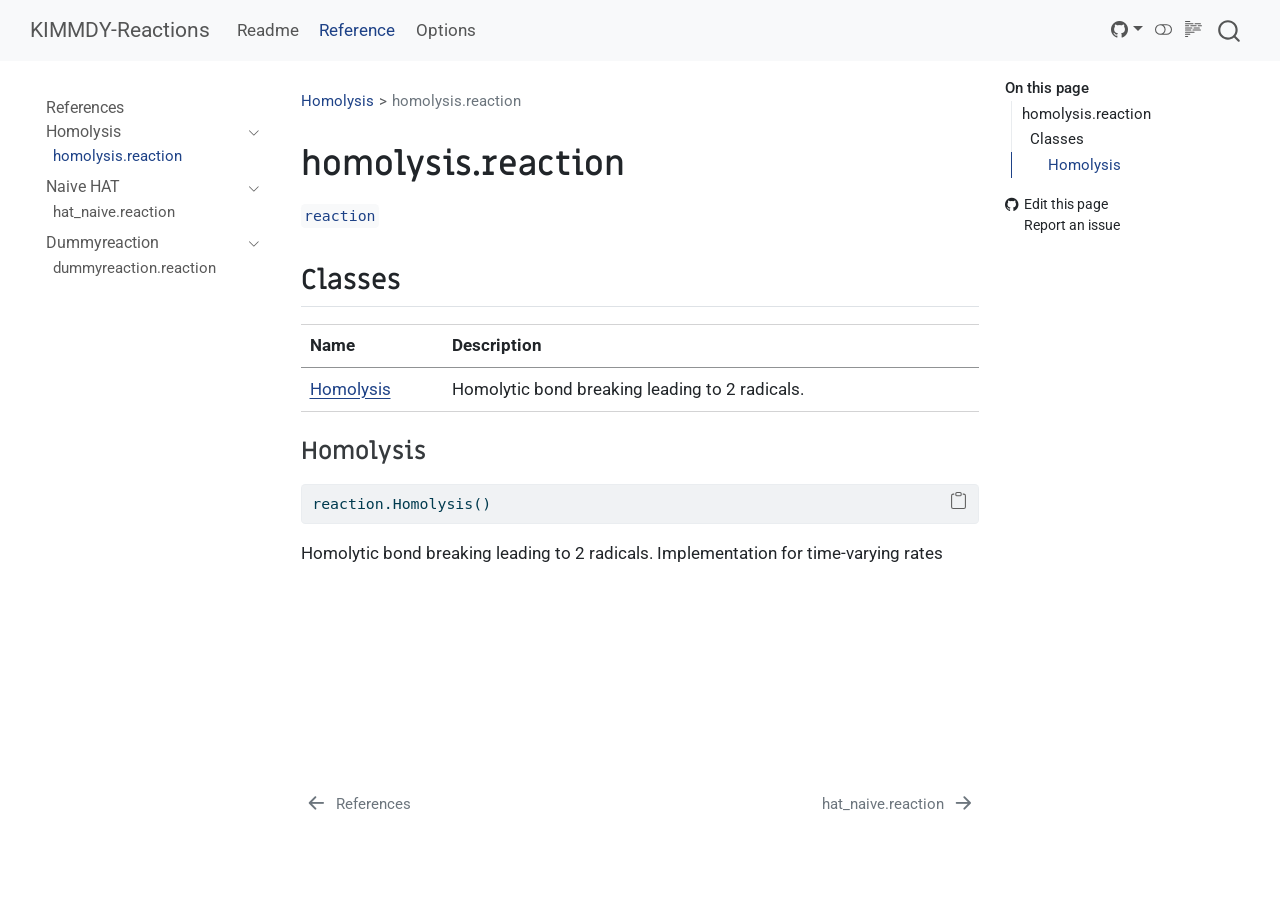
<file: docs/_reference/homolysis.reaction.html>
<!DOCTYPE html>
<html xmlns="http://www.w3.org/1999/xhtml" lang="en" xml:lang="en"><head>

<meta charset="utf-8">
<meta name="generator" content="quarto-1.6.42">

<meta name="viewport" content="width=device-width, initial-scale=1.0, user-scalable=yes">


<title>homolysis.reaction – KIMMDY-Reactions</title>
<style>
code{white-space: pre-wrap;}
span.smallcaps{font-variant: small-caps;}
div.columns{display: flex; gap: min(4vw, 1.5em);}
div.column{flex: auto; overflow-x: auto;}
div.hanging-indent{margin-left: 1.5em; text-indent: -1.5em;}
ul.task-list{list-style: none;}
ul.task-list li input[type="checkbox"] {
  width: 0.8em;
  margin: 0 0.8em 0.2em -1em; /* quarto-specific, see https://github.com/quarto-dev/quarto-cli/issues/4556 */ 
  vertical-align: middle;
}
/* CSS for syntax highlighting */
pre > code.sourceCode { white-space: pre; position: relative; }
pre > code.sourceCode > span { line-height: 1.25; }
pre > code.sourceCode > span:empty { height: 1.2em; }
.sourceCode { overflow: visible; }
code.sourceCode > span { color: inherit; text-decoration: inherit; }
div.sourceCode { margin: 1em 0; }
pre.sourceCode { margin: 0; }
@media screen {
div.sourceCode { overflow: auto; }
}
@media print {
pre > code.sourceCode { white-space: pre-wrap; }
pre > code.sourceCode > span { display: inline-block; text-indent: -5em; padding-left: 5em; }
}
pre.numberSource code
  { counter-reset: source-line 0; }
pre.numberSource code > span
  { position: relative; left: -4em; counter-increment: source-line; }
pre.numberSource code > span > a:first-child::before
  { content: counter(source-line);
    position: relative; left: -1em; text-align: right; vertical-align: baseline;
    border: none; display: inline-block;
    -webkit-touch-callout: none; -webkit-user-select: none;
    -khtml-user-select: none; -moz-user-select: none;
    -ms-user-select: none; user-select: none;
    padding: 0 4px; width: 4em;
  }
pre.numberSource { margin-left: 3em;  padding-left: 4px; }
div.sourceCode
  {   }
@media screen {
pre > code.sourceCode > span > a:first-child::before { text-decoration: underline; }
}
</style>


<script src="../site_libs/quarto-nav/quarto-nav.js"></script>
<script src="../site_libs/quarto-nav/headroom.min.js"></script>
<script src="../site_libs/clipboard/clipboard.min.js"></script>
<script src="../site_libs/quarto-search/autocomplete.umd.js"></script>
<script src="../site_libs/quarto-search/fuse.min.js"></script>
<script src="../site_libs/quarto-search/quarto-search.js"></script>
<meta name="quarto:offset" content="../">
<link href="../_reference/hat_naive.reaction.html" rel="next">
<link href="../_reference/index.html" rel="prev">
<script src="../site_libs/quarto-html/quarto.js"></script>
<script src="../site_libs/quarto-html/popper.min.js"></script>
<script src="../site_libs/quarto-html/tippy.umd.min.js"></script>
<script src="../site_libs/quarto-html/anchor.min.js"></script>
<link href="../site_libs/quarto-html/tippy.css" rel="stylesheet">
<link href="../site_libs/quarto-html/quarto-syntax-highlighting-649006838881f309ffb49f5ec82d7af6.css" rel="stylesheet" class="quarto-color-scheme" id="quarto-text-highlighting-styles">
<link href="../site_libs/quarto-html/quarto-syntax-highlighting-dark-42a732b0e032c2683810a815e6a6abd1.css" rel="prefetch" class="quarto-color-scheme quarto-color-alternate" id="quarto-text-highlighting-styles">
<script src="../site_libs/bootstrap/bootstrap.min.js"></script>
<link href="../site_libs/bootstrap/bootstrap-icons.css" rel="stylesheet">
<link href="../site_libs/bootstrap/bootstrap-d6751ada2750eb21ce8798f4ba1e94e7.min.css" rel="stylesheet" append-hash="true" class="quarto-color-scheme" id="quarto-bootstrap" data-mode="light">
<link href="../site_libs/bootstrap/bootstrap-dark-7670cb584cb2e25f04fedb96406f3f87.min.css" rel="prefetch" append-hash="true" class="quarto-color-scheme quarto-color-alternate" id="quarto-bootstrap" data-mode="dark">
<script id="quarto-search-options" type="application/json">{
  "location": "navbar",
  "copy-button": false,
  "collapse-after": 3,
  "panel-placement": "end",
  "type": "overlay",
  "limit": 50,
  "keyboard-shortcut": [
    "f",
    "/",
    "s"
  ],
  "show-item-context": false,
  "language": {
    "search-no-results-text": "No results",
    "search-matching-documents-text": "matching documents",
    "search-copy-link-title": "Copy link to search",
    "search-hide-matches-text": "Hide additional matches",
    "search-more-match-text": "more match in this document",
    "search-more-matches-text": "more matches in this document",
    "search-clear-button-title": "Clear",
    "search-text-placeholder": "",
    "search-detached-cancel-button-title": "Cancel",
    "search-submit-button-title": "Submit",
    "search-label": "Search"
  }
}</script>


</head>

<body class="nav-sidebar floating nav-fixed">

<div id="quarto-search-results"></div>
  <header id="quarto-header" class="headroom fixed-top">
    <nav class="navbar navbar-expand-lg " data-bs-theme="dark">
      <div class="navbar-container container-fluid">
      <div class="navbar-brand-container mx-auto">
    <a class="navbar-brand" href="../index.html">
    <span class="navbar-title">KIMMDY-Reactions</span>
    </a>
  </div>
            <div id="quarto-search" class="" title="Search"></div>
          <button class="navbar-toggler" type="button" data-bs-toggle="collapse" data-bs-target="#navbarCollapse" aria-controls="navbarCollapse" role="menu" aria-expanded="false" aria-label="Toggle navigation" onclick="if (window.quartoToggleHeadroom) { window.quartoToggleHeadroom(); }">
  <span class="navbar-toggler-icon"></span>
</button>
          <div class="collapse navbar-collapse" id="navbarCollapse">
            <ul class="navbar-nav navbar-nav-scroll me-auto">
  <li class="nav-item">
    <a class="nav-link" href="../index.html"> 
<span class="menu-text">Readme</span></a>
  </li>  
  <li class="nav-item">
    <a class="nav-link active" href="../_reference/index.html" aria-current="page"> 
<span class="menu-text">Reference</span></a>
  </li>  
  <li class="nav-item">
    <a class="nav-link" href="../config.html"> 
<span class="menu-text">Options</span></a>
  </li>  
</ul>
          </div> <!-- /navcollapse -->
            <div class="quarto-navbar-tools tools-wide">
    <div class="dropdown">
      <a href="" title="" id="quarto-navigation-tool-dropdown-0" class="quarto-navigation-tool dropdown-toggle px-1" data-bs-toggle="dropdown" aria-expanded="false" role="link" aria-label=""><i class="bi bi-github"></i></a>
      <ul class="dropdown-menu" aria-labelledby="quarto-navigation-tool-dropdown-0">
          <li>
            <a class="dropdown-item quarto-navbar-tools-item" href="https://github.com/graeter-group/kimmdy-reactions">
            Source Code
            </a>
          </li>
          <li>
            <a class="dropdown-item quarto-navbar-tools-item" href="https://github.com/graeter-group/kimmdy-reactions/issues/new">
            Report a Bug
            </a>
          </li>
      </ul>
    </div>
  <a href="" class="quarto-color-scheme-toggle quarto-navigation-tool  px-1" onclick="window.quartoToggleColorScheme(); return false;" title="Toggle dark mode"><i class="bi"></i></a>
  <a href="" class="quarto-reader-toggle quarto-navigation-tool px-1" onclick="window.quartoToggleReader(); return false;" title="Toggle reader mode">
  <div class="quarto-reader-toggle-btn">
  <i class="bi"></i>
  </div>
</a>
</div>
      </div> <!-- /container-fluid -->
    </nav>
  <nav class="quarto-secondary-nav">
    <div class="container-fluid d-flex">
      <button type="button" class="quarto-btn-toggle btn" data-bs-toggle="collapse" role="button" data-bs-target=".quarto-sidebar-collapse-item" aria-controls="quarto-sidebar" aria-expanded="false" aria-label="Toggle sidebar navigation" onclick="if (window.quartoToggleHeadroom) { window.quartoToggleHeadroom(); }">
        <i class="bi bi-layout-text-sidebar-reverse"></i>
      </button>
        <nav class="quarto-page-breadcrumbs" aria-label="breadcrumb"><ol class="breadcrumb"><li class="breadcrumb-item"><a href="../_reference/homolysis.reaction.html">Homolysis</a></li><li class="breadcrumb-item"><a href="../_reference/homolysis.reaction.html">homolysis.reaction</a></li></ol></nav>
        <a class="flex-grow-1" role="navigation" data-bs-toggle="collapse" data-bs-target=".quarto-sidebar-collapse-item" aria-controls="quarto-sidebar" aria-expanded="false" aria-label="Toggle sidebar navigation" onclick="if (window.quartoToggleHeadroom) { window.quartoToggleHeadroom(); }">      
        </a>
    </div>
  </nav>
</header>
<!-- content -->
<div id="quarto-content" class="quarto-container page-columns page-rows-contents page-layout-article page-navbar">
<!-- sidebar -->
  <nav id="quarto-sidebar" class="sidebar collapse collapse-horizontal quarto-sidebar-collapse-item sidebar-navigation floating overflow-auto">
    <div class="sidebar-menu-container"> 
    <ul class="list-unstyled mt-1">
        <li class="sidebar-item">
  <div class="sidebar-item-container"> 
  <a href="../_reference/index.html" class="sidebar-item-text sidebar-link">
 <span class="menu-text">References</span></a>
  </div>
</li>
        <li class="sidebar-item sidebar-item-section">
      <div class="sidebar-item-container"> 
            <a class="sidebar-item-text sidebar-link text-start" data-bs-toggle="collapse" data-bs-target="#quarto-sidebar-section-1" role="navigation" aria-expanded="true">
 <span class="menu-text">Homolysis</span></a>
          <a class="sidebar-item-toggle text-start" data-bs-toggle="collapse" data-bs-target="#quarto-sidebar-section-1" role="navigation" aria-expanded="true" aria-label="Toggle section">
            <i class="bi bi-chevron-right ms-2"></i>
          </a> 
      </div>
      <ul id="quarto-sidebar-section-1" class="collapse list-unstyled sidebar-section depth1 show">  
          <li class="sidebar-item">
  <div class="sidebar-item-container"> 
  <a href="../_reference/homolysis.reaction.html" class="sidebar-item-text sidebar-link active">
 <span class="menu-text">homolysis.reaction</span></a>
  </div>
</li>
      </ul>
  </li>
        <li class="sidebar-item sidebar-item-section">
      <div class="sidebar-item-container"> 
            <a class="sidebar-item-text sidebar-link text-start" data-bs-toggle="collapse" data-bs-target="#quarto-sidebar-section-2" role="navigation" aria-expanded="true">
 <span class="menu-text">Naive HAT</span></a>
          <a class="sidebar-item-toggle text-start" data-bs-toggle="collapse" data-bs-target="#quarto-sidebar-section-2" role="navigation" aria-expanded="true" aria-label="Toggle section">
            <i class="bi bi-chevron-right ms-2"></i>
          </a> 
      </div>
      <ul id="quarto-sidebar-section-2" class="collapse list-unstyled sidebar-section depth1 show">  
          <li class="sidebar-item">
  <div class="sidebar-item-container"> 
  <a href="../_reference/hat_naive.reaction.html" class="sidebar-item-text sidebar-link">
 <span class="menu-text">hat_naive.reaction</span></a>
  </div>
</li>
      </ul>
  </li>
        <li class="sidebar-item sidebar-item-section">
      <div class="sidebar-item-container"> 
            <a class="sidebar-item-text sidebar-link text-start" data-bs-toggle="collapse" data-bs-target="#quarto-sidebar-section-3" role="navigation" aria-expanded="true">
 <span class="menu-text">Dummyreaction</span></a>
          <a class="sidebar-item-toggle text-start" data-bs-toggle="collapse" data-bs-target="#quarto-sidebar-section-3" role="navigation" aria-expanded="true" aria-label="Toggle section">
            <i class="bi bi-chevron-right ms-2"></i>
          </a> 
      </div>
      <ul id="quarto-sidebar-section-3" class="collapse list-unstyled sidebar-section depth1 show">  
          <li class="sidebar-item">
  <div class="sidebar-item-container"> 
  <a href="../_reference/dummyreaction.reaction.html" class="sidebar-item-text sidebar-link">
 <span class="menu-text">dummyreaction.reaction</span></a>
  </div>
</li>
      </ul>
  </li>
    </ul>
    </div>
</nav>
<div id="quarto-sidebar-glass" class="quarto-sidebar-collapse-item" data-bs-toggle="collapse" data-bs-target=".quarto-sidebar-collapse-item"></div>
<!-- margin-sidebar -->
    <div id="quarto-margin-sidebar" class="sidebar margin-sidebar">
        <nav id="TOC" role="doc-toc" class="toc-active" data-toc-expanded="99">
    <h2 id="toc-title">On this page</h2>
   
  <ul>
  <li><a href="#homolysis.reaction" id="toc-homolysis.reaction" class="nav-link active" data-scroll-target="#homolysis.reaction">homolysis.reaction</a>
  <ul>
  <li><a href="#classes" id="toc-classes" class="nav-link" data-scroll-target="#classes">Classes</a>
  <ul>
  <li><a href="#homolysis.reaction.Homolysis" id="toc-homolysis.reaction.Homolysis" class="nav-link" data-scroll-target="#homolysis.reaction.Homolysis">Homolysis</a></li>
  </ul></li>
  </ul></li>
  </ul>
<div class="toc-actions"><ul><li><a href="https://github.com/graeter-group/kimmdy-reactions/edit/main/_reference/homolysis.reaction.qmd" class="toc-action"><i class="bi bi-github"></i>Edit this page</a></li><li><a href="https://github.com/graeter-group/kimmdy-reactions/issues/new" class="toc-action"><i class="bi empty"></i>Report an issue</a></li></ul></div></nav>
    </div>
<!-- main -->
<main class="content" id="quarto-document-content"><header id="title-block-header" class="quarto-title-block"><nav class="quarto-page-breadcrumbs quarto-title-breadcrumbs d-none d-lg-block" aria-label="breadcrumb"><ol class="breadcrumb"><li class="breadcrumb-item"><a href="../_reference/homolysis.reaction.html">Homolysis</a></li><li class="breadcrumb-item"><a href="../_reference/homolysis.reaction.html">homolysis.reaction</a></li></ol></nav></header>




<section id="homolysis.reaction" class="level1">
<h1>homolysis.reaction</h1>
<p><code>reaction</code></p>
<section id="classes" class="level2">
<h2 class="anchored" data-anchor-id="classes">Classes</h2>
<table class="caption-top table">
<thead>
<tr class="header">
<th>Name</th>
<th>Description</th>
</tr>
</thead>
<tbody>
<tr class="odd">
<td><a href="#homolysis.reaction.Homolysis">Homolysis</a></td>
<td>Homolytic bond breaking leading to 2 radicals.</td>
</tr>
</tbody>
</table>
<section id="homolysis.reaction.Homolysis" class="level3">
<h3 class="anchored" data-anchor-id="homolysis.reaction.Homolysis">Homolysis</h3>
<div class="sourceCode" id="cb1"><pre class="sourceCode python code-with-copy"><code class="sourceCode python"><span id="cb1-1"><a href="#cb1-1" aria-hidden="true" tabindex="-1"></a>reaction.Homolysis()</span></code><button title="Copy to Clipboard" class="code-copy-button"><i class="bi"></i></button></pre></div>
<p>Homolytic bond breaking leading to 2 radicals. Implementation for time-varying rates</p>


</section>
</section>
</section>

<a onclick="window.scrollTo(0, 0); return false;" role="button" id="quarto-back-to-top"><i class="bi bi-arrow-up"></i> Back to top</a></main> <!-- /main -->
<script id="quarto-html-after-body" type="application/javascript">
window.document.addEventListener("DOMContentLoaded", function (event) {
  const toggleBodyColorMode = (bsSheetEl) => {
    const mode = bsSheetEl.getAttribute("data-mode");
    const bodyEl = window.document.querySelector("body");
    if (mode === "dark") {
      bodyEl.classList.add("quarto-dark");
      bodyEl.classList.remove("quarto-light");
    } else {
      bodyEl.classList.add("quarto-light");
      bodyEl.classList.remove("quarto-dark");
    }
  }
  const toggleBodyColorPrimary = () => {
    const bsSheetEl = window.document.querySelector("link#quarto-bootstrap");
    if (bsSheetEl) {
      toggleBodyColorMode(bsSheetEl);
    }
  }
  toggleBodyColorPrimary();  
  const disableStylesheet = (stylesheets) => {
    for (let i=0; i < stylesheets.length; i++) {
      const stylesheet = stylesheets[i];
      stylesheet.rel = 'prefetch';
    }
  }
  const enableStylesheet = (stylesheets) => {
    for (let i=0; i < stylesheets.length; i++) {
      const stylesheet = stylesheets[i];
      stylesheet.rel = 'stylesheet';
    }
  }
  const manageTransitions = (selector, allowTransitions) => {
    const els = window.document.querySelectorAll(selector);
    for (let i=0; i < els.length; i++) {
      const el = els[i];
      if (allowTransitions) {
        el.classList.remove('notransition');
      } else {
        el.classList.add('notransition');
      }
    }
  }
  const toggleGiscusIfUsed = (isAlternate, darkModeDefault) => {
    const baseTheme = document.querySelector('#giscus-base-theme')?.value ?? 'light';
    const alternateTheme = document.querySelector('#giscus-alt-theme')?.value ?? 'dark';
    let newTheme = '';
    if(darkModeDefault) {
      newTheme = isAlternate ? baseTheme : alternateTheme;
    } else {
      newTheme = isAlternate ? alternateTheme : baseTheme;
    }
    const changeGiscusTheme = () => {
      // From: https://github.com/giscus/giscus/issues/336
      const sendMessage = (message) => {
        const iframe = document.querySelector('iframe.giscus-frame');
        if (!iframe) return;
        iframe.contentWindow.postMessage({ giscus: message }, 'https://giscus.app');
      }
      sendMessage({
        setConfig: {
          theme: newTheme
        }
      });
    }
    const isGiscussLoaded = window.document.querySelector('iframe.giscus-frame') !== null;
    if (isGiscussLoaded) {
      changeGiscusTheme();
    }
  }
  const toggleColorMode = (alternate) => {
    // Switch the stylesheets
    const alternateStylesheets = window.document.querySelectorAll('link.quarto-color-scheme.quarto-color-alternate');
    manageTransitions('#quarto-margin-sidebar .nav-link', false);
    if (alternate) {
      enableStylesheet(alternateStylesheets);
      for (const sheetNode of alternateStylesheets) {
        if (sheetNode.id === "quarto-bootstrap") {
          toggleBodyColorMode(sheetNode);
        }
      }
    } else {
      disableStylesheet(alternateStylesheets);
      toggleBodyColorPrimary();
    }
    manageTransitions('#quarto-margin-sidebar .nav-link', true);
    // Switch the toggles
    const toggles = window.document.querySelectorAll('.quarto-color-scheme-toggle');
    for (let i=0; i < toggles.length; i++) {
      const toggle = toggles[i];
      if (toggle) {
        if (alternate) {
          toggle.classList.add("alternate");     
        } else {
          toggle.classList.remove("alternate");
        }
      }
    }
    // Hack to workaround the fact that safari doesn't
    // properly recolor the scrollbar when toggling (#1455)
    if (navigator.userAgent.indexOf('Safari') > 0 && navigator.userAgent.indexOf('Chrome') == -1) {
      manageTransitions("body", false);
      window.scrollTo(0, 1);
      setTimeout(() => {
        window.scrollTo(0, 0);
        manageTransitions("body", true);
      }, 40);  
    }
  }
  const isFileUrl = () => { 
    return window.location.protocol === 'file:';
  }
  const hasAlternateSentinel = () => {  
    let styleSentinel = getColorSchemeSentinel();
    if (styleSentinel !== null) {
      return styleSentinel === "alternate";
    } else {
      return false;
    }
  }
  const setStyleSentinel = (alternate) => {
    const value = alternate ? "alternate" : "default";
    if (!isFileUrl()) {
      window.localStorage.setItem("quarto-color-scheme", value);
    } else {
      localAlternateSentinel = value;
    }
  }
  const getColorSchemeSentinel = () => {
    if (!isFileUrl()) {
      const storageValue = window.localStorage.getItem("quarto-color-scheme");
      return storageValue != null ? storageValue : localAlternateSentinel;
    } else {
      return localAlternateSentinel;
    }
  }
  const darkModeDefault = false;
  let localAlternateSentinel = darkModeDefault ? 'alternate' : 'default';
  // Dark / light mode switch
  window.quartoToggleColorScheme = () => {
    // Read the current dark / light value 
    let toAlternate = !hasAlternateSentinel();
    toggleColorMode(toAlternate);
    setStyleSentinel(toAlternate);
    toggleGiscusIfUsed(toAlternate, darkModeDefault);
  };
  // Ensure there is a toggle, if there isn't float one in the top right
  if (window.document.querySelector('.quarto-color-scheme-toggle') === null) {
    const a = window.document.createElement('a');
    a.classList.add('top-right');
    a.classList.add('quarto-color-scheme-toggle');
    a.href = "";
    a.onclick = function() { try { window.quartoToggleColorScheme(); } catch {} return false; };
    const i = window.document.createElement("i");
    i.classList.add('bi');
    a.appendChild(i);
    window.document.body.appendChild(a);
  }
  // Switch to dark mode if need be
  if (hasAlternateSentinel()) {
    toggleColorMode(true);
  } else {
    toggleColorMode(false);
  }
  const icon = "";
  const anchorJS = new window.AnchorJS();
  anchorJS.options = {
    placement: 'right',
    icon: icon
  };
  anchorJS.add('.anchored');
  const isCodeAnnotation = (el) => {
    for (const clz of el.classList) {
      if (clz.startsWith('code-annotation-')) {                     
        return true;
      }
    }
    return false;
  }
  const onCopySuccess = function(e) {
    // button target
    const button = e.trigger;
    // don't keep focus
    button.blur();
    // flash "checked"
    button.classList.add('code-copy-button-checked');
    var currentTitle = button.getAttribute("title");
    button.setAttribute("title", "Copied!");
    let tooltip;
    if (window.bootstrap) {
      button.setAttribute("data-bs-toggle", "tooltip");
      button.setAttribute("data-bs-placement", "left");
      button.setAttribute("data-bs-title", "Copied!");
      tooltip = new bootstrap.Tooltip(button, 
        { trigger: "manual", 
          customClass: "code-copy-button-tooltip",
          offset: [0, -8]});
      tooltip.show();    
    }
    setTimeout(function() {
      if (tooltip) {
        tooltip.hide();
        button.removeAttribute("data-bs-title");
        button.removeAttribute("data-bs-toggle");
        button.removeAttribute("data-bs-placement");
      }
      button.setAttribute("title", currentTitle);
      button.classList.remove('code-copy-button-checked');
    }, 1000);
    // clear code selection
    e.clearSelection();
  }
  const getTextToCopy = function(trigger) {
      const codeEl = trigger.previousElementSibling.cloneNode(true);
      for (const childEl of codeEl.children) {
        if (isCodeAnnotation(childEl)) {
          childEl.remove();
        }
      }
      return codeEl.innerText;
  }
  const clipboard = new window.ClipboardJS('.code-copy-button:not([data-in-quarto-modal])', {
    text: getTextToCopy
  });
  clipboard.on('success', onCopySuccess);
  if (window.document.getElementById('quarto-embedded-source-code-modal')) {
    const clipboardModal = new window.ClipboardJS('.code-copy-button[data-in-quarto-modal]', {
      text: getTextToCopy,
      container: window.document.getElementById('quarto-embedded-source-code-modal')
    });
    clipboardModal.on('success', onCopySuccess);
  }
    var localhostRegex = new RegExp(/^(?:http|https):\/\/localhost\:?[0-9]*\//);
    var mailtoRegex = new RegExp(/^mailto:/);
      var filterRegex = new RegExp("http:\/\/graeter-group\.github\.io\/kimmdy-reactions");
    var isInternal = (href) => {
        return filterRegex.test(href) || localhostRegex.test(href) || mailtoRegex.test(href);
    }
    // Inspect non-navigation links and adorn them if external
 	var links = window.document.querySelectorAll('a[href]:not(.nav-link):not(.navbar-brand):not(.toc-action):not(.sidebar-link):not(.sidebar-item-toggle):not(.pagination-link):not(.no-external):not([aria-hidden]):not(.dropdown-item):not(.quarto-navigation-tool):not(.about-link)');
    for (var i=0; i<links.length; i++) {
      const link = links[i];
      if (!isInternal(link.href)) {
        // undo the damage that might have been done by quarto-nav.js in the case of
        // links that we want to consider external
        if (link.dataset.originalHref !== undefined) {
          link.href = link.dataset.originalHref;
        }
      }
    }
  function tippyHover(el, contentFn, onTriggerFn, onUntriggerFn) {
    const config = {
      allowHTML: true,
      maxWidth: 500,
      delay: 100,
      arrow: false,
      appendTo: function(el) {
          return el.parentElement;
      },
      interactive: true,
      interactiveBorder: 10,
      theme: 'quarto',
      placement: 'bottom-start',
    };
    if (contentFn) {
      config.content = contentFn;
    }
    if (onTriggerFn) {
      config.onTrigger = onTriggerFn;
    }
    if (onUntriggerFn) {
      config.onUntrigger = onUntriggerFn;
    }
    window.tippy(el, config); 
  }
  const noterefs = window.document.querySelectorAll('a[role="doc-noteref"]');
  for (var i=0; i<noterefs.length; i++) {
    const ref = noterefs[i];
    tippyHover(ref, function() {
      // use id or data attribute instead here
      let href = ref.getAttribute('data-footnote-href') || ref.getAttribute('href');
      try { href = new URL(href).hash; } catch {}
      const id = href.replace(/^#\/?/, "");
      const note = window.document.getElementById(id);
      if (note) {
        return note.innerHTML;
      } else {
        return "";
      }
    });
  }
  const xrefs = window.document.querySelectorAll('a.quarto-xref');
  const processXRef = (id, note) => {
    // Strip column container classes
    const stripColumnClz = (el) => {
      el.classList.remove("page-full", "page-columns");
      if (el.children) {
        for (const child of el.children) {
          stripColumnClz(child);
        }
      }
    }
    stripColumnClz(note)
    if (id === null || id.startsWith('sec-')) {
      // Special case sections, only their first couple elements
      const container = document.createElement("div");
      if (note.children && note.children.length > 2) {
        container.appendChild(note.children[0].cloneNode(true));
        for (let i = 1; i < note.children.length; i++) {
          const child = note.children[i];
          if (child.tagName === "P" && child.innerText === "") {
            continue;
          } else {
            container.appendChild(child.cloneNode(true));
            break;
          }
        }
        if (window.Quarto?.typesetMath) {
          window.Quarto.typesetMath(container);
        }
        return container.innerHTML
      } else {
        if (window.Quarto?.typesetMath) {
          window.Quarto.typesetMath(note);
        }
        return note.innerHTML;
      }
    } else {
      // Remove any anchor links if they are present
      const anchorLink = note.querySelector('a.anchorjs-link');
      if (anchorLink) {
        anchorLink.remove();
      }
      if (window.Quarto?.typesetMath) {
        window.Quarto.typesetMath(note);
      }
      if (note.classList.contains("callout")) {
        return note.outerHTML;
      } else {
        return note.innerHTML;
      }
    }
  }
  for (var i=0; i<xrefs.length; i++) {
    const xref = xrefs[i];
    tippyHover(xref, undefined, function(instance) {
      instance.disable();
      let url = xref.getAttribute('href');
      let hash = undefined; 
      if (url.startsWith('#')) {
        hash = url;
      } else {
        try { hash = new URL(url).hash; } catch {}
      }
      if (hash) {
        const id = hash.replace(/^#\/?/, "");
        const note = window.document.getElementById(id);
        if (note !== null) {
          try {
            const html = processXRef(id, note.cloneNode(true));
            instance.setContent(html);
          } finally {
            instance.enable();
            instance.show();
          }
        } else {
          // See if we can fetch this
          fetch(url.split('#')[0])
          .then(res => res.text())
          .then(html => {
            const parser = new DOMParser();
            const htmlDoc = parser.parseFromString(html, "text/html");
            const note = htmlDoc.getElementById(id);
            if (note !== null) {
              const html = processXRef(id, note);
              instance.setContent(html);
            } 
          }).finally(() => {
            instance.enable();
            instance.show();
          });
        }
      } else {
        // See if we can fetch a full url (with no hash to target)
        // This is a special case and we should probably do some content thinning / targeting
        fetch(url)
        .then(res => res.text())
        .then(html => {
          const parser = new DOMParser();
          const htmlDoc = parser.parseFromString(html, "text/html");
          const note = htmlDoc.querySelector('main.content');
          if (note !== null) {
            // This should only happen for chapter cross references
            // (since there is no id in the URL)
            // remove the first header
            if (note.children.length > 0 && note.children[0].tagName === "HEADER") {
              note.children[0].remove();
            }
            const html = processXRef(null, note);
            instance.setContent(html);
          } 
        }).finally(() => {
          instance.enable();
          instance.show();
        });
      }
    }, function(instance) {
    });
  }
      let selectedAnnoteEl;
      const selectorForAnnotation = ( cell, annotation) => {
        let cellAttr = 'data-code-cell="' + cell + '"';
        let lineAttr = 'data-code-annotation="' +  annotation + '"';
        const selector = 'span[' + cellAttr + '][' + lineAttr + ']';
        return selector;
      }
      const selectCodeLines = (annoteEl) => {
        const doc = window.document;
        const targetCell = annoteEl.getAttribute("data-target-cell");
        const targetAnnotation = annoteEl.getAttribute("data-target-annotation");
        const annoteSpan = window.document.querySelector(selectorForAnnotation(targetCell, targetAnnotation));
        const lines = annoteSpan.getAttribute("data-code-lines").split(",");
        const lineIds = lines.map((line) => {
          return targetCell + "-" + line;
        })
        let top = null;
        let height = null;
        let parent = null;
        if (lineIds.length > 0) {
            //compute the position of the single el (top and bottom and make a div)
            const el = window.document.getElementById(lineIds[0]);
            top = el.offsetTop;
            height = el.offsetHeight;
            parent = el.parentElement.parentElement;
          if (lineIds.length > 1) {
            const lastEl = window.document.getElementById(lineIds[lineIds.length - 1]);
            const bottom = lastEl.offsetTop + lastEl.offsetHeight;
            height = bottom - top;
          }
          if (top !== null && height !== null && parent !== null) {
            // cook up a div (if necessary) and position it 
            let div = window.document.getElementById("code-annotation-line-highlight");
            if (div === null) {
              div = window.document.createElement("div");
              div.setAttribute("id", "code-annotation-line-highlight");
              div.style.position = 'absolute';
              parent.appendChild(div);
            }
            div.style.top = top - 2 + "px";
            div.style.height = height + 4 + "px";
            div.style.left = 0;
            let gutterDiv = window.document.getElementById("code-annotation-line-highlight-gutter");
            if (gutterDiv === null) {
              gutterDiv = window.document.createElement("div");
              gutterDiv.setAttribute("id", "code-annotation-line-highlight-gutter");
              gutterDiv.style.position = 'absolute';
              const codeCell = window.document.getElementById(targetCell);
              const gutter = codeCell.querySelector('.code-annotation-gutter');
              gutter.appendChild(gutterDiv);
            }
            gutterDiv.style.top = top - 2 + "px";
            gutterDiv.style.height = height + 4 + "px";
          }
          selectedAnnoteEl = annoteEl;
        }
      };
      const unselectCodeLines = () => {
        const elementsIds = ["code-annotation-line-highlight", "code-annotation-line-highlight-gutter"];
        elementsIds.forEach((elId) => {
          const div = window.document.getElementById(elId);
          if (div) {
            div.remove();
          }
        });
        selectedAnnoteEl = undefined;
      };
        // Handle positioning of the toggle
    window.addEventListener(
      "resize",
      throttle(() => {
        elRect = undefined;
        if (selectedAnnoteEl) {
          selectCodeLines(selectedAnnoteEl);
        }
      }, 10)
    );
    function throttle(fn, ms) {
    let throttle = false;
    let timer;
      return (...args) => {
        if(!throttle) { // first call gets through
            fn.apply(this, args);
            throttle = true;
        } else { // all the others get throttled
            if(timer) clearTimeout(timer); // cancel #2
            timer = setTimeout(() => {
              fn.apply(this, args);
              timer = throttle = false;
            }, ms);
        }
      };
    }
      // Attach click handler to the DT
      const annoteDls = window.document.querySelectorAll('dt[data-target-cell]');
      for (const annoteDlNode of annoteDls) {
        annoteDlNode.addEventListener('click', (event) => {
          const clickedEl = event.target;
          if (clickedEl !== selectedAnnoteEl) {
            unselectCodeLines();
            const activeEl = window.document.querySelector('dt[data-target-cell].code-annotation-active');
            if (activeEl) {
              activeEl.classList.remove('code-annotation-active');
            }
            selectCodeLines(clickedEl);
            clickedEl.classList.add('code-annotation-active');
          } else {
            // Unselect the line
            unselectCodeLines();
            clickedEl.classList.remove('code-annotation-active');
          }
        });
      }
  const findCites = (el) => {
    const parentEl = el.parentElement;
    if (parentEl) {
      const cites = parentEl.dataset.cites;
      if (cites) {
        return {
          el,
          cites: cites.split(' ')
        };
      } else {
        return findCites(el.parentElement)
      }
    } else {
      return undefined;
    }
  };
  var bibliorefs = window.document.querySelectorAll('a[role="doc-biblioref"]');
  for (var i=0; i<bibliorefs.length; i++) {
    const ref = bibliorefs[i];
    const citeInfo = findCites(ref);
    if (citeInfo) {
      tippyHover(citeInfo.el, function() {
        var popup = window.document.createElement('div');
        citeInfo.cites.forEach(function(cite) {
          var citeDiv = window.document.createElement('div');
          citeDiv.classList.add('hanging-indent');
          citeDiv.classList.add('csl-entry');
          var biblioDiv = window.document.getElementById('ref-' + cite);
          if (biblioDiv) {
            citeDiv.innerHTML = biblioDiv.innerHTML;
          }
          popup.appendChild(citeDiv);
        });
        return popup.innerHTML;
      });
    }
  }
});
</script>
<nav class="page-navigation">
  <div class="nav-page nav-page-previous">
      <a href="../_reference/index.html" class="pagination-link" aria-label="References">
        <i class="bi bi-arrow-left-short"></i> <span class="nav-page-text">References</span>
      </a>          
  </div>
  <div class="nav-page nav-page-next">
      <a href="../_reference/hat_naive.reaction.html" class="pagination-link" aria-label="hat_naive.reaction">
        <span class="nav-page-text">hat_naive.reaction</span> <i class="bi bi-arrow-right-short"></i>
      </a>
  </div>
</nav>
</div> <!-- /content -->




<footer class="footer"><div class="nav-footer"><div class="nav-footer-center"><div class="toc-actions d-sm-block d-md-none"><ul><li><a href="https://github.com/graeter-group/kimmdy-reactions/edit/main/_reference/homolysis.reaction.qmd" class="toc-action"><i class="bi bi-github"></i>Edit this page</a></li><li><a href="https://github.com/graeter-group/kimmdy-reactions/issues/new" class="toc-action"><i class="bi empty"></i>Report an issue</a></li></ul></div></div></div></footer></body></html>
</file>
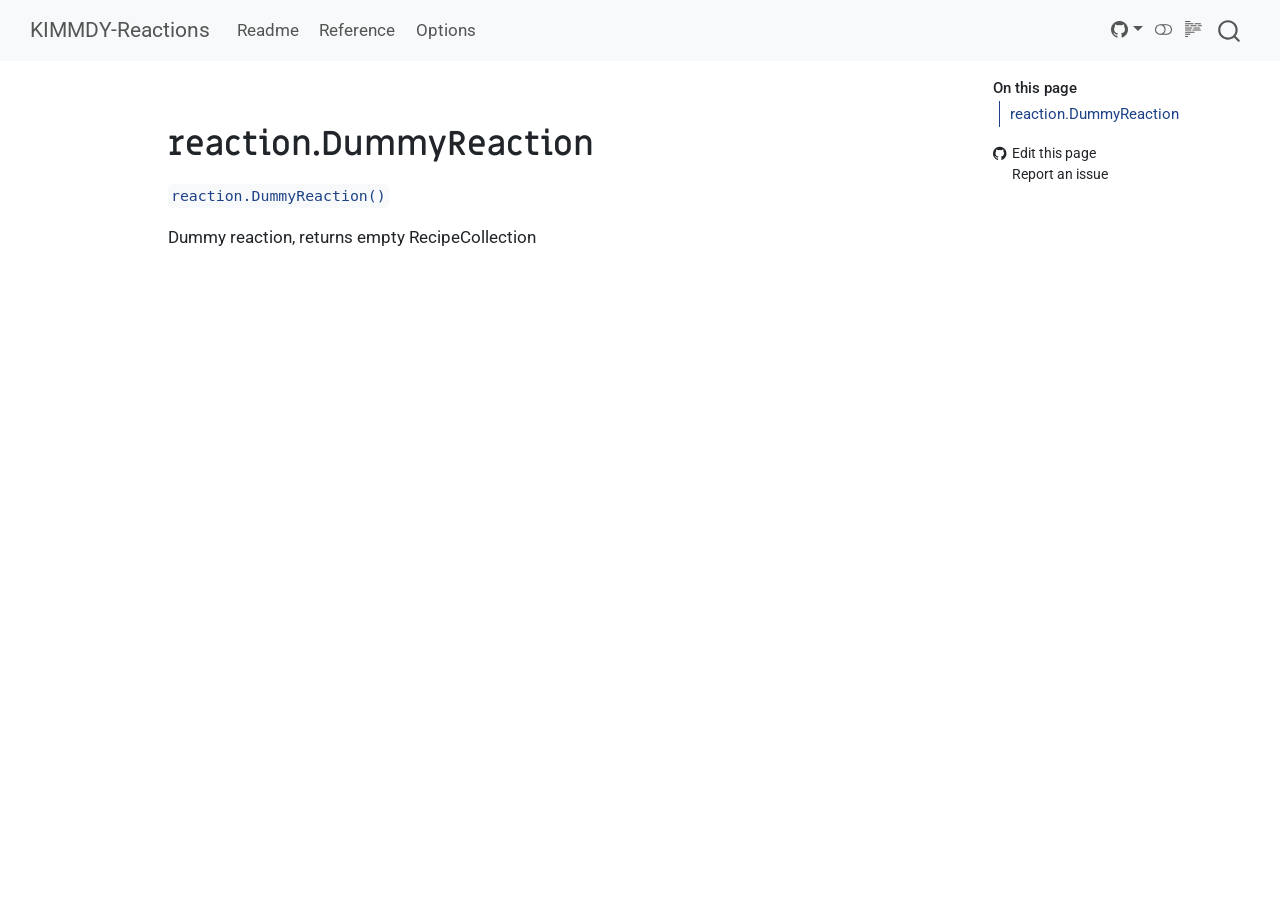
<file: docs/_reference/reaction.DummyReaction.html>
<!DOCTYPE html>
<html xmlns="http://www.w3.org/1999/xhtml" lang="en" xml:lang="en"><head>

<meta charset="utf-8">
<meta name="generator" content="quarto-1.6.42">

<meta name="viewport" content="width=device-width, initial-scale=1.0, user-scalable=yes">


<title>reaction.dummyreaction – KIMMDY-Reactions</title>
<style>
code{white-space: pre-wrap;}
span.smallcaps{font-variant: small-caps;}
div.columns{display: flex; gap: min(4vw, 1.5em);}
div.column{flex: auto; overflow-x: auto;}
div.hanging-indent{margin-left: 1.5em; text-indent: -1.5em;}
ul.task-list{list-style: none;}
ul.task-list li input[type="checkbox"] {
  width: 0.8em;
  margin: 0 0.8em 0.2em -1em; /* quarto-specific, see https://github.com/quarto-dev/quarto-cli/issues/4556 */ 
  vertical-align: middle;
}
</style>


<script src="../site_libs/quarto-nav/quarto-nav.js"></script>
<script src="../site_libs/quarto-nav/headroom.min.js"></script>
<script src="../site_libs/clipboard/clipboard.min.js"></script>
<script src="../site_libs/quarto-search/autocomplete.umd.js"></script>
<script src="../site_libs/quarto-search/fuse.min.js"></script>
<script src="../site_libs/quarto-search/quarto-search.js"></script>
<meta name="quarto:offset" content="../">
<script src="../site_libs/quarto-html/quarto.js"></script>
<script src="../site_libs/quarto-html/popper.min.js"></script>
<script src="../site_libs/quarto-html/tippy.umd.min.js"></script>
<script src="../site_libs/quarto-html/anchor.min.js"></script>
<link href="../site_libs/quarto-html/tippy.css" rel="stylesheet">
<link href="../site_libs/quarto-html/quarto-syntax-highlighting-649006838881f309ffb49f5ec82d7af6.css" rel="stylesheet" class="quarto-color-scheme" id="quarto-text-highlighting-styles">
<link href="../site_libs/quarto-html/quarto-syntax-highlighting-dark-42a732b0e032c2683810a815e6a6abd1.css" rel="prefetch" class="quarto-color-scheme quarto-color-alternate" id="quarto-text-highlighting-styles">
<script src="../site_libs/bootstrap/bootstrap.min.js"></script>
<link href="../site_libs/bootstrap/bootstrap-icons.css" rel="stylesheet">
<link href="../site_libs/bootstrap/bootstrap-d6751ada2750eb21ce8798f4ba1e94e7.min.css" rel="stylesheet" append-hash="true" class="quarto-color-scheme" id="quarto-bootstrap" data-mode="light">
<link href="../site_libs/bootstrap/bootstrap-dark-7670cb584cb2e25f04fedb96406f3f87.min.css" rel="prefetch" append-hash="true" class="quarto-color-scheme quarto-color-alternate" id="quarto-bootstrap" data-mode="dark">
<script id="quarto-search-options" type="application/json">{
  "location": "navbar",
  "copy-button": false,
  "collapse-after": 3,
  "panel-placement": "end",
  "type": "overlay",
  "limit": 50,
  "keyboard-shortcut": [
    "f",
    "/",
    "s"
  ],
  "show-item-context": false,
  "language": {
    "search-no-results-text": "No results",
    "search-matching-documents-text": "matching documents",
    "search-copy-link-title": "Copy link to search",
    "search-hide-matches-text": "Hide additional matches",
    "search-more-match-text": "more match in this document",
    "search-more-matches-text": "more matches in this document",
    "search-clear-button-title": "Clear",
    "search-text-placeholder": "",
    "search-detached-cancel-button-title": "Cancel",
    "search-submit-button-title": "Submit",
    "search-label": "Search"
  }
}</script>


</head>

<body class="nav-fixed">

<div id="quarto-search-results"></div>
  <header id="quarto-header" class="headroom fixed-top">
    <nav class="navbar navbar-expand-lg " data-bs-theme="dark">
      <div class="navbar-container container-fluid">
      <div class="navbar-brand-container mx-auto">
    <a class="navbar-brand" href="../index.html">
    <span class="navbar-title">KIMMDY-Reactions</span>
    </a>
  </div>
            <div id="quarto-search" class="" title="Search"></div>
          <button class="navbar-toggler" type="button" data-bs-toggle="collapse" data-bs-target="#navbarCollapse" aria-controls="navbarCollapse" role="menu" aria-expanded="false" aria-label="Toggle navigation" onclick="if (window.quartoToggleHeadroom) { window.quartoToggleHeadroom(); }">
  <span class="navbar-toggler-icon"></span>
</button>
          <div class="collapse navbar-collapse" id="navbarCollapse">
            <ul class="navbar-nav navbar-nav-scroll me-auto">
  <li class="nav-item">
    <a class="nav-link" href="../index.html"> 
<span class="menu-text">Readme</span></a>
  </li>  
  <li class="nav-item">
    <a class="nav-link" href="../_reference/index.html"> 
<span class="menu-text">Reference</span></a>
  </li>  
  <li class="nav-item">
    <a class="nav-link" href="../config.html"> 
<span class="menu-text">Options</span></a>
  </li>  
</ul>
          </div> <!-- /navcollapse -->
            <div class="quarto-navbar-tools tools-wide">
    <div class="dropdown">
      <a href="" title="" id="quarto-navigation-tool-dropdown-0" class="quarto-navigation-tool dropdown-toggle px-1" data-bs-toggle="dropdown" aria-expanded="false" role="link" aria-label=""><i class="bi bi-github"></i></a>
      <ul class="dropdown-menu" aria-labelledby="quarto-navigation-tool-dropdown-0">
          <li>
            <a class="dropdown-item quarto-navbar-tools-item" href="https://github.com/graeter-group/kimmdy-reactions">
            Source Code
            </a>
          </li>
          <li>
            <a class="dropdown-item quarto-navbar-tools-item" href="https://github.com/graeter-group/kimmdy-reactions/issues/new">
            Report a Bug
            </a>
          </li>
      </ul>
    </div>
  <a href="" class="quarto-color-scheme-toggle quarto-navigation-tool  px-1" onclick="window.quartoToggleColorScheme(); return false;" title="Toggle dark mode"><i class="bi"></i></a>
  <a href="" class="quarto-reader-toggle quarto-navigation-tool px-1" onclick="window.quartoToggleReader(); return false;" title="Toggle reader mode">
  <div class="quarto-reader-toggle-btn">
  <i class="bi"></i>
  </div>
</a>
</div>
      </div> <!-- /container-fluid -->
    </nav>
</header>
<!-- content -->
<div id="quarto-content" class="quarto-container page-columns page-rows-contents page-layout-article page-navbar">
<!-- sidebar -->
<!-- margin-sidebar -->
    <div id="quarto-margin-sidebar" class="sidebar margin-sidebar">
        <nav id="TOC" role="doc-toc" class="toc-active" data-toc-expanded="99">
    <h2 id="toc-title">On this page</h2>
   
  <ul>
  <li><a href="#dummyreaction.reaction.DummyReaction" id="toc-dummyreaction.reaction.DummyReaction" class="nav-link active" data-scroll-target="#dummyreaction.reaction.DummyReaction">reaction.DummyReaction</a></li>
  </ul>
<div class="toc-actions"><ul><li><a href="https://github.com/graeter-group/kimmdy-reactions/edit/main/_reference/reaction.DummyReaction.qmd" class="toc-action"><i class="bi bi-github"></i>Edit this page</a></li><li><a href="https://github.com/graeter-group/kimmdy-reactions/issues/new" class="toc-action"><i class="bi empty"></i>Report an issue</a></li></ul></div></nav>
    </div>
<!-- main -->
<main class="content" id="quarto-document-content"><header id="title-block-header" class="quarto-title-block"></header>




<section id="dummyreaction.reaction.DummyReaction" class="level1">
<h1>reaction.DummyReaction</h1>
<p><code>reaction.DummyReaction()</code></p>
<p>Dummy reaction, returns empty RecipeCollection</p>


</section>

<a onclick="window.scrollTo(0, 0); return false;" role="button" id="quarto-back-to-top"><i class="bi bi-arrow-up"></i> Back to top</a></main> <!-- /main -->
<script id="quarto-html-after-body" type="application/javascript">
window.document.addEventListener("DOMContentLoaded", function (event) {
  const toggleBodyColorMode = (bsSheetEl) => {
    const mode = bsSheetEl.getAttribute("data-mode");
    const bodyEl = window.document.querySelector("body");
    if (mode === "dark") {
      bodyEl.classList.add("quarto-dark");
      bodyEl.classList.remove("quarto-light");
    } else {
      bodyEl.classList.add("quarto-light");
      bodyEl.classList.remove("quarto-dark");
    }
  }
  const toggleBodyColorPrimary = () => {
    const bsSheetEl = window.document.querySelector("link#quarto-bootstrap");
    if (bsSheetEl) {
      toggleBodyColorMode(bsSheetEl);
    }
  }
  toggleBodyColorPrimary();  
  const disableStylesheet = (stylesheets) => {
    for (let i=0; i < stylesheets.length; i++) {
      const stylesheet = stylesheets[i];
      stylesheet.rel = 'prefetch';
    }
  }
  const enableStylesheet = (stylesheets) => {
    for (let i=0; i < stylesheets.length; i++) {
      const stylesheet = stylesheets[i];
      stylesheet.rel = 'stylesheet';
    }
  }
  const manageTransitions = (selector, allowTransitions) => {
    const els = window.document.querySelectorAll(selector);
    for (let i=0; i < els.length; i++) {
      const el = els[i];
      if (allowTransitions) {
        el.classList.remove('notransition');
      } else {
        el.classList.add('notransition');
      }
    }
  }
  const toggleGiscusIfUsed = (isAlternate, darkModeDefault) => {
    const baseTheme = document.querySelector('#giscus-base-theme')?.value ?? 'light';
    const alternateTheme = document.querySelector('#giscus-alt-theme')?.value ?? 'dark';
    let newTheme = '';
    if(darkModeDefault) {
      newTheme = isAlternate ? baseTheme : alternateTheme;
    } else {
      newTheme = isAlternate ? alternateTheme : baseTheme;
    }
    const changeGiscusTheme = () => {
      // From: https://github.com/giscus/giscus/issues/336
      const sendMessage = (message) => {
        const iframe = document.querySelector('iframe.giscus-frame');
        if (!iframe) return;
        iframe.contentWindow.postMessage({ giscus: message }, 'https://giscus.app');
      }
      sendMessage({
        setConfig: {
          theme: newTheme
        }
      });
    }
    const isGiscussLoaded = window.document.querySelector('iframe.giscus-frame') !== null;
    if (isGiscussLoaded) {
      changeGiscusTheme();
    }
  }
  const toggleColorMode = (alternate) => {
    // Switch the stylesheets
    const alternateStylesheets = window.document.querySelectorAll('link.quarto-color-scheme.quarto-color-alternate');
    manageTransitions('#quarto-margin-sidebar .nav-link', false);
    if (alternate) {
      enableStylesheet(alternateStylesheets);
      for (const sheetNode of alternateStylesheets) {
        if (sheetNode.id === "quarto-bootstrap") {
          toggleBodyColorMode(sheetNode);
        }
      }
    } else {
      disableStylesheet(alternateStylesheets);
      toggleBodyColorPrimary();
    }
    manageTransitions('#quarto-margin-sidebar .nav-link', true);
    // Switch the toggles
    const toggles = window.document.querySelectorAll('.quarto-color-scheme-toggle');
    for (let i=0; i < toggles.length; i++) {
      const toggle = toggles[i];
      if (toggle) {
        if (alternate) {
          toggle.classList.add("alternate");     
        } else {
          toggle.classList.remove("alternate");
        }
      }
    }
    // Hack to workaround the fact that safari doesn't
    // properly recolor the scrollbar when toggling (#1455)
    if (navigator.userAgent.indexOf('Safari') > 0 && navigator.userAgent.indexOf('Chrome') == -1) {
      manageTransitions("body", false);
      window.scrollTo(0, 1);
      setTimeout(() => {
        window.scrollTo(0, 0);
        manageTransitions("body", true);
      }, 40);  
    }
  }
  const isFileUrl = () => { 
    return window.location.protocol === 'file:';
  }
  const hasAlternateSentinel = () => {  
    let styleSentinel = getColorSchemeSentinel();
    if (styleSentinel !== null) {
      return styleSentinel === "alternate";
    } else {
      return false;
    }
  }
  const setStyleSentinel = (alternate) => {
    const value = alternate ? "alternate" : "default";
    if (!isFileUrl()) {
      window.localStorage.setItem("quarto-color-scheme", value);
    } else {
      localAlternateSentinel = value;
    }
  }
  const getColorSchemeSentinel = () => {
    if (!isFileUrl()) {
      const storageValue = window.localStorage.getItem("quarto-color-scheme");
      return storageValue != null ? storageValue : localAlternateSentinel;
    } else {
      return localAlternateSentinel;
    }
  }
  const darkModeDefault = false;
  let localAlternateSentinel = darkModeDefault ? 'alternate' : 'default';
  // Dark / light mode switch
  window.quartoToggleColorScheme = () => {
    // Read the current dark / light value 
    let toAlternate = !hasAlternateSentinel();
    toggleColorMode(toAlternate);
    setStyleSentinel(toAlternate);
    toggleGiscusIfUsed(toAlternate, darkModeDefault);
  };
  // Ensure there is a toggle, if there isn't float one in the top right
  if (window.document.querySelector('.quarto-color-scheme-toggle') === null) {
    const a = window.document.createElement('a');
    a.classList.add('top-right');
    a.classList.add('quarto-color-scheme-toggle');
    a.href = "";
    a.onclick = function() { try { window.quartoToggleColorScheme(); } catch {} return false; };
    const i = window.document.createElement("i");
    i.classList.add('bi');
    a.appendChild(i);
    window.document.body.appendChild(a);
  }
  // Switch to dark mode if need be
  if (hasAlternateSentinel()) {
    toggleColorMode(true);
  } else {
    toggleColorMode(false);
  }
  const icon = "";
  const anchorJS = new window.AnchorJS();
  anchorJS.options = {
    placement: 'right',
    icon: icon
  };
  anchorJS.add('.anchored');
  const isCodeAnnotation = (el) => {
    for (const clz of el.classList) {
      if (clz.startsWith('code-annotation-')) {                     
        return true;
      }
    }
    return false;
  }
  const onCopySuccess = function(e) {
    // button target
    const button = e.trigger;
    // don't keep focus
    button.blur();
    // flash "checked"
    button.classList.add('code-copy-button-checked');
    var currentTitle = button.getAttribute("title");
    button.setAttribute("title", "Copied!");
    let tooltip;
    if (window.bootstrap) {
      button.setAttribute("data-bs-toggle", "tooltip");
      button.setAttribute("data-bs-placement", "left");
      button.setAttribute("data-bs-title", "Copied!");
      tooltip = new bootstrap.Tooltip(button, 
        { trigger: "manual", 
          customClass: "code-copy-button-tooltip",
          offset: [0, -8]});
      tooltip.show();    
    }
    setTimeout(function() {
      if (tooltip) {
        tooltip.hide();
        button.removeAttribute("data-bs-title");
        button.removeAttribute("data-bs-toggle");
        button.removeAttribute("data-bs-placement");
      }
      button.setAttribute("title", currentTitle);
      button.classList.remove('code-copy-button-checked');
    }, 1000);
    // clear code selection
    e.clearSelection();
  }
  const getTextToCopy = function(trigger) {
      const codeEl = trigger.previousElementSibling.cloneNode(true);
      for (const childEl of codeEl.children) {
        if (isCodeAnnotation(childEl)) {
          childEl.remove();
        }
      }
      return codeEl.innerText;
  }
  const clipboard = new window.ClipboardJS('.code-copy-button:not([data-in-quarto-modal])', {
    text: getTextToCopy
  });
  clipboard.on('success', onCopySuccess);
  if (window.document.getElementById('quarto-embedded-source-code-modal')) {
    const clipboardModal = new window.ClipboardJS('.code-copy-button[data-in-quarto-modal]', {
      text: getTextToCopy,
      container: window.document.getElementById('quarto-embedded-source-code-modal')
    });
    clipboardModal.on('success', onCopySuccess);
  }
    var localhostRegex = new RegExp(/^(?:http|https):\/\/localhost\:?[0-9]*\//);
    var mailtoRegex = new RegExp(/^mailto:/);
      var filterRegex = new RegExp("http:\/\/graeter-group\.github\.io\/kimmdy-reactions");
    var isInternal = (href) => {
        return filterRegex.test(href) || localhostRegex.test(href) || mailtoRegex.test(href);
    }
    // Inspect non-navigation links and adorn them if external
 	var links = window.document.querySelectorAll('a[href]:not(.nav-link):not(.navbar-brand):not(.toc-action):not(.sidebar-link):not(.sidebar-item-toggle):not(.pagination-link):not(.no-external):not([aria-hidden]):not(.dropdown-item):not(.quarto-navigation-tool):not(.about-link)');
    for (var i=0; i<links.length; i++) {
      const link = links[i];
      if (!isInternal(link.href)) {
        // undo the damage that might have been done by quarto-nav.js in the case of
        // links that we want to consider external
        if (link.dataset.originalHref !== undefined) {
          link.href = link.dataset.originalHref;
        }
      }
    }
  function tippyHover(el, contentFn, onTriggerFn, onUntriggerFn) {
    const config = {
      allowHTML: true,
      maxWidth: 500,
      delay: 100,
      arrow: false,
      appendTo: function(el) {
          return el.parentElement;
      },
      interactive: true,
      interactiveBorder: 10,
      theme: 'quarto',
      placement: 'bottom-start',
    };
    if (contentFn) {
      config.content = contentFn;
    }
    if (onTriggerFn) {
      config.onTrigger = onTriggerFn;
    }
    if (onUntriggerFn) {
      config.onUntrigger = onUntriggerFn;
    }
    window.tippy(el, config); 
  }
  const noterefs = window.document.querySelectorAll('a[role="doc-noteref"]');
  for (var i=0; i<noterefs.length; i++) {
    const ref = noterefs[i];
    tippyHover(ref, function() {
      // use id or data attribute instead here
      let href = ref.getAttribute('data-footnote-href') || ref.getAttribute('href');
      try { href = new URL(href).hash; } catch {}
      const id = href.replace(/^#\/?/, "");
      const note = window.document.getElementById(id);
      if (note) {
        return note.innerHTML;
      } else {
        return "";
      }
    });
  }
  const xrefs = window.document.querySelectorAll('a.quarto-xref');
  const processXRef = (id, note) => {
    // Strip column container classes
    const stripColumnClz = (el) => {
      el.classList.remove("page-full", "page-columns");
      if (el.children) {
        for (const child of el.children) {
          stripColumnClz(child);
        }
      }
    }
    stripColumnClz(note)
    if (id === null || id.startsWith('sec-')) {
      // Special case sections, only their first couple elements
      const container = document.createElement("div");
      if (note.children && note.children.length > 2) {
        container.appendChild(note.children[0].cloneNode(true));
        for (let i = 1; i < note.children.length; i++) {
          const child = note.children[i];
          if (child.tagName === "P" && child.innerText === "") {
            continue;
          } else {
            container.appendChild(child.cloneNode(true));
            break;
          }
        }
        if (window.Quarto?.typesetMath) {
          window.Quarto.typesetMath(container);
        }
        return container.innerHTML
      } else {
        if (window.Quarto?.typesetMath) {
          window.Quarto.typesetMath(note);
        }
        return note.innerHTML;
      }
    } else {
      // Remove any anchor links if they are present
      const anchorLink = note.querySelector('a.anchorjs-link');
      if (anchorLink) {
        anchorLink.remove();
      }
      if (window.Quarto?.typesetMath) {
        window.Quarto.typesetMath(note);
      }
      if (note.classList.contains("callout")) {
        return note.outerHTML;
      } else {
        return note.innerHTML;
      }
    }
  }
  for (var i=0; i<xrefs.length; i++) {
    const xref = xrefs[i];
    tippyHover(xref, undefined, function(instance) {
      instance.disable();
      let url = xref.getAttribute('href');
      let hash = undefined; 
      if (url.startsWith('#')) {
        hash = url;
      } else {
        try { hash = new URL(url).hash; } catch {}
      }
      if (hash) {
        const id = hash.replace(/^#\/?/, "");
        const note = window.document.getElementById(id);
        if (note !== null) {
          try {
            const html = processXRef(id, note.cloneNode(true));
            instance.setContent(html);
          } finally {
            instance.enable();
            instance.show();
          }
        } else {
          // See if we can fetch this
          fetch(url.split('#')[0])
          .then(res => res.text())
          .then(html => {
            const parser = new DOMParser();
            const htmlDoc = parser.parseFromString(html, "text/html");
            const note = htmlDoc.getElementById(id);
            if (note !== null) {
              const html = processXRef(id, note);
              instance.setContent(html);
            } 
          }).finally(() => {
            instance.enable();
            instance.show();
          });
        }
      } else {
        // See if we can fetch a full url (with no hash to target)
        // This is a special case and we should probably do some content thinning / targeting
        fetch(url)
        .then(res => res.text())
        .then(html => {
          const parser = new DOMParser();
          const htmlDoc = parser.parseFromString(html, "text/html");
          const note = htmlDoc.querySelector('main.content');
          if (note !== null) {
            // This should only happen for chapter cross references
            // (since there is no id in the URL)
            // remove the first header
            if (note.children.length > 0 && note.children[0].tagName === "HEADER") {
              note.children[0].remove();
            }
            const html = processXRef(null, note);
            instance.setContent(html);
          } 
        }).finally(() => {
          instance.enable();
          instance.show();
        });
      }
    }, function(instance) {
    });
  }
      let selectedAnnoteEl;
      const selectorForAnnotation = ( cell, annotation) => {
        let cellAttr = 'data-code-cell="' + cell + '"';
        let lineAttr = 'data-code-annotation="' +  annotation + '"';
        const selector = 'span[' + cellAttr + '][' + lineAttr + ']';
        return selector;
      }
      const selectCodeLines = (annoteEl) => {
        const doc = window.document;
        const targetCell = annoteEl.getAttribute("data-target-cell");
        const targetAnnotation = annoteEl.getAttribute("data-target-annotation");
        const annoteSpan = window.document.querySelector(selectorForAnnotation(targetCell, targetAnnotation));
        const lines = annoteSpan.getAttribute("data-code-lines").split(",");
        const lineIds = lines.map((line) => {
          return targetCell + "-" + line;
        })
        let top = null;
        let height = null;
        let parent = null;
        if (lineIds.length > 0) {
            //compute the position of the single el (top and bottom and make a div)
            const el = window.document.getElementById(lineIds[0]);
            top = el.offsetTop;
            height = el.offsetHeight;
            parent = el.parentElement.parentElement;
          if (lineIds.length > 1) {
            const lastEl = window.document.getElementById(lineIds[lineIds.length - 1]);
            const bottom = lastEl.offsetTop + lastEl.offsetHeight;
            height = bottom - top;
          }
          if (top !== null && height !== null && parent !== null) {
            // cook up a div (if necessary) and position it 
            let div = window.document.getElementById("code-annotation-line-highlight");
            if (div === null) {
              div = window.document.createElement("div");
              div.setAttribute("id", "code-annotation-line-highlight");
              div.style.position = 'absolute';
              parent.appendChild(div);
            }
            div.style.top = top - 2 + "px";
            div.style.height = height + 4 + "px";
            div.style.left = 0;
            let gutterDiv = window.document.getElementById("code-annotation-line-highlight-gutter");
            if (gutterDiv === null) {
              gutterDiv = window.document.createElement("div");
              gutterDiv.setAttribute("id", "code-annotation-line-highlight-gutter");
              gutterDiv.style.position = 'absolute';
              const codeCell = window.document.getElementById(targetCell);
              const gutter = codeCell.querySelector('.code-annotation-gutter');
              gutter.appendChild(gutterDiv);
            }
            gutterDiv.style.top = top - 2 + "px";
            gutterDiv.style.height = height + 4 + "px";
          }
          selectedAnnoteEl = annoteEl;
        }
      };
      const unselectCodeLines = () => {
        const elementsIds = ["code-annotation-line-highlight", "code-annotation-line-highlight-gutter"];
        elementsIds.forEach((elId) => {
          const div = window.document.getElementById(elId);
          if (div) {
            div.remove();
          }
        });
        selectedAnnoteEl = undefined;
      };
        // Handle positioning of the toggle
    window.addEventListener(
      "resize",
      throttle(() => {
        elRect = undefined;
        if (selectedAnnoteEl) {
          selectCodeLines(selectedAnnoteEl);
        }
      }, 10)
    );
    function throttle(fn, ms) {
    let throttle = false;
    let timer;
      return (...args) => {
        if(!throttle) { // first call gets through
            fn.apply(this, args);
            throttle = true;
        } else { // all the others get throttled
            if(timer) clearTimeout(timer); // cancel #2
            timer = setTimeout(() => {
              fn.apply(this, args);
              timer = throttle = false;
            }, ms);
        }
      };
    }
      // Attach click handler to the DT
      const annoteDls = window.document.querySelectorAll('dt[data-target-cell]');
      for (const annoteDlNode of annoteDls) {
        annoteDlNode.addEventListener('click', (event) => {
          const clickedEl = event.target;
          if (clickedEl !== selectedAnnoteEl) {
            unselectCodeLines();
            const activeEl = window.document.querySelector('dt[data-target-cell].code-annotation-active');
            if (activeEl) {
              activeEl.classList.remove('code-annotation-active');
            }
            selectCodeLines(clickedEl);
            clickedEl.classList.add('code-annotation-active');
          } else {
            // Unselect the line
            unselectCodeLines();
            clickedEl.classList.remove('code-annotation-active');
          }
        });
      }
  const findCites = (el) => {
    const parentEl = el.parentElement;
    if (parentEl) {
      const cites = parentEl.dataset.cites;
      if (cites) {
        return {
          el,
          cites: cites.split(' ')
        };
      } else {
        return findCites(el.parentElement)
      }
    } else {
      return undefined;
    }
  };
  var bibliorefs = window.document.querySelectorAll('a[role="doc-biblioref"]');
  for (var i=0; i<bibliorefs.length; i++) {
    const ref = bibliorefs[i];
    const citeInfo = findCites(ref);
    if (citeInfo) {
      tippyHover(citeInfo.el, function() {
        var popup = window.document.createElement('div');
        citeInfo.cites.forEach(function(cite) {
          var citeDiv = window.document.createElement('div');
          citeDiv.classList.add('hanging-indent');
          citeDiv.classList.add('csl-entry');
          var biblioDiv = window.document.getElementById('ref-' + cite);
          if (biblioDiv) {
            citeDiv.innerHTML = biblioDiv.innerHTML;
          }
          popup.appendChild(citeDiv);
        });
        return popup.innerHTML;
      });
    }
  }
});
</script>
</div> <!-- /content -->




<footer class="footer"><div class="nav-footer"><div class="nav-footer-center"><div class="toc-actions d-sm-block d-md-none"><ul><li><a href="https://github.com/graeter-group/kimmdy-reactions/edit/main/_reference/reaction.DummyReaction.qmd" class="toc-action"><i class="bi bi-github"></i>Edit this page</a></li><li><a href="https://github.com/graeter-group/kimmdy-reactions/issues/new" class="toc-action"><i class="bi empty"></i>Report an issue</a></li></ul></div></div></div></footer></body></html>
</file>
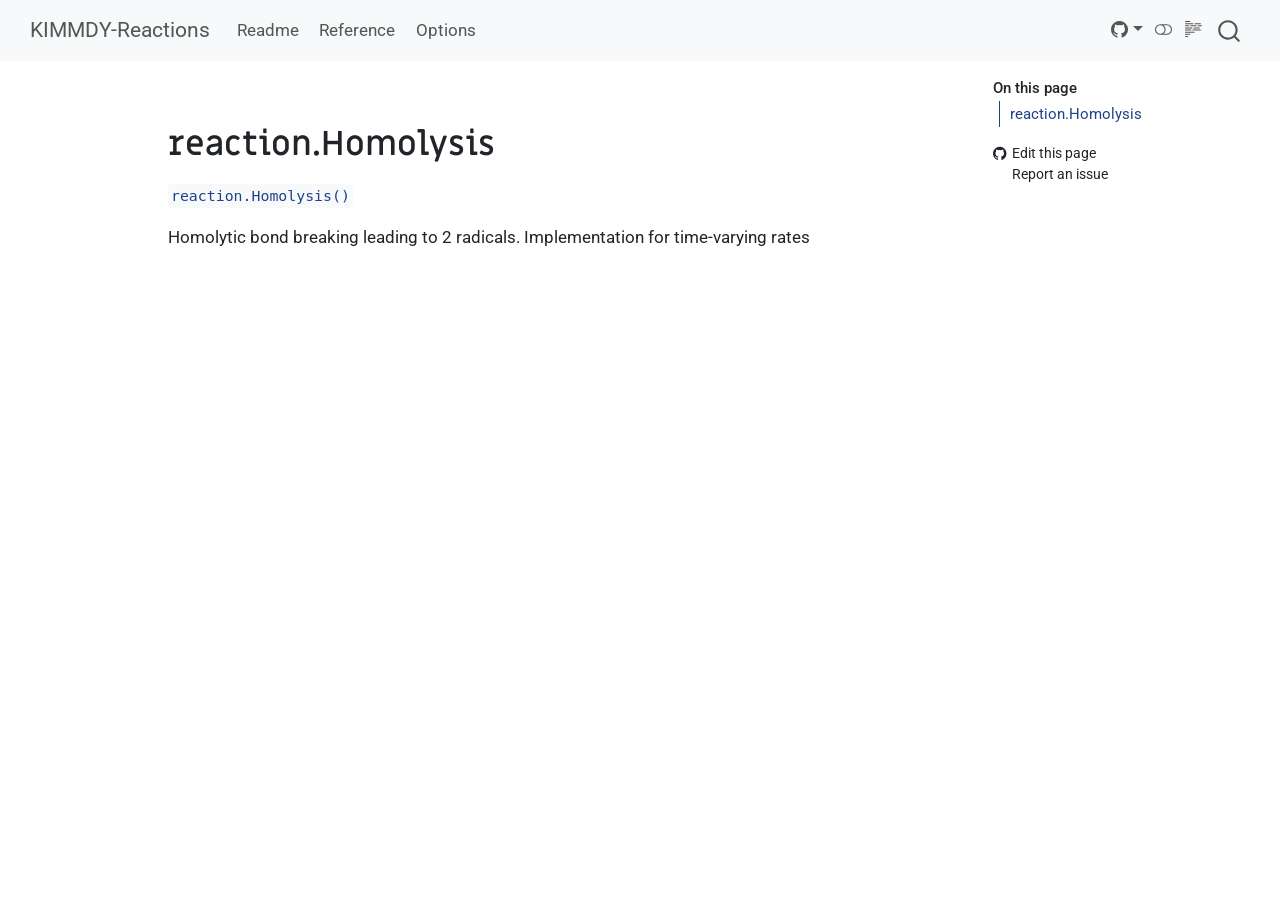
<file: docs/_reference/reaction.Homolysis.html>
<!DOCTYPE html>
<html xmlns="http://www.w3.org/1999/xhtml" lang="en" xml:lang="en"><head>

<meta charset="utf-8">
<meta name="generator" content="quarto-1.6.42">

<meta name="viewport" content="width=device-width, initial-scale=1.0, user-scalable=yes">


<title>reaction.homolysis – KIMMDY-Reactions</title>
<style>
code{white-space: pre-wrap;}
span.smallcaps{font-variant: small-caps;}
div.columns{display: flex; gap: min(4vw, 1.5em);}
div.column{flex: auto; overflow-x: auto;}
div.hanging-indent{margin-left: 1.5em; text-indent: -1.5em;}
ul.task-list{list-style: none;}
ul.task-list li input[type="checkbox"] {
  width: 0.8em;
  margin: 0 0.8em 0.2em -1em; /* quarto-specific, see https://github.com/quarto-dev/quarto-cli/issues/4556 */ 
  vertical-align: middle;
}
</style>


<script src="../site_libs/quarto-nav/quarto-nav.js"></script>
<script src="../site_libs/quarto-nav/headroom.min.js"></script>
<script src="../site_libs/clipboard/clipboard.min.js"></script>
<script src="../site_libs/quarto-search/autocomplete.umd.js"></script>
<script src="../site_libs/quarto-search/fuse.min.js"></script>
<script src="../site_libs/quarto-search/quarto-search.js"></script>
<meta name="quarto:offset" content="../">
<script src="../site_libs/quarto-html/quarto.js"></script>
<script src="../site_libs/quarto-html/popper.min.js"></script>
<script src="../site_libs/quarto-html/tippy.umd.min.js"></script>
<script src="../site_libs/quarto-html/anchor.min.js"></script>
<link href="../site_libs/quarto-html/tippy.css" rel="stylesheet">
<link href="../site_libs/quarto-html/quarto-syntax-highlighting-649006838881f309ffb49f5ec82d7af6.css" rel="stylesheet" class="quarto-color-scheme" id="quarto-text-highlighting-styles">
<link href="../site_libs/quarto-html/quarto-syntax-highlighting-dark-42a732b0e032c2683810a815e6a6abd1.css" rel="prefetch" class="quarto-color-scheme quarto-color-alternate" id="quarto-text-highlighting-styles">
<script src="../site_libs/bootstrap/bootstrap.min.js"></script>
<link href="../site_libs/bootstrap/bootstrap-icons.css" rel="stylesheet">
<link href="../site_libs/bootstrap/bootstrap-d6751ada2750eb21ce8798f4ba1e94e7.min.css" rel="stylesheet" append-hash="true" class="quarto-color-scheme" id="quarto-bootstrap" data-mode="light">
<link href="../site_libs/bootstrap/bootstrap-dark-7670cb584cb2e25f04fedb96406f3f87.min.css" rel="prefetch" append-hash="true" class="quarto-color-scheme quarto-color-alternate" id="quarto-bootstrap" data-mode="dark">
<script id="quarto-search-options" type="application/json">{
  "location": "navbar",
  "copy-button": false,
  "collapse-after": 3,
  "panel-placement": "end",
  "type": "overlay",
  "limit": 50,
  "keyboard-shortcut": [
    "f",
    "/",
    "s"
  ],
  "show-item-context": false,
  "language": {
    "search-no-results-text": "No results",
    "search-matching-documents-text": "matching documents",
    "search-copy-link-title": "Copy link to search",
    "search-hide-matches-text": "Hide additional matches",
    "search-more-match-text": "more match in this document",
    "search-more-matches-text": "more matches in this document",
    "search-clear-button-title": "Clear",
    "search-text-placeholder": "",
    "search-detached-cancel-button-title": "Cancel",
    "search-submit-button-title": "Submit",
    "search-label": "Search"
  }
}</script>


</head>

<body class="nav-fixed">

<div id="quarto-search-results"></div>
  <header id="quarto-header" class="headroom fixed-top">
    <nav class="navbar navbar-expand-lg " data-bs-theme="dark">
      <div class="navbar-container container-fluid">
      <div class="navbar-brand-container mx-auto">
    <a class="navbar-brand" href="../index.html">
    <span class="navbar-title">KIMMDY-Reactions</span>
    </a>
  </div>
            <div id="quarto-search" class="" title="Search"></div>
          <button class="navbar-toggler" type="button" data-bs-toggle="collapse" data-bs-target="#navbarCollapse" aria-controls="navbarCollapse" role="menu" aria-expanded="false" aria-label="Toggle navigation" onclick="if (window.quartoToggleHeadroom) { window.quartoToggleHeadroom(); }">
  <span class="navbar-toggler-icon"></span>
</button>
          <div class="collapse navbar-collapse" id="navbarCollapse">
            <ul class="navbar-nav navbar-nav-scroll me-auto">
  <li class="nav-item">
    <a class="nav-link" href="../index.html"> 
<span class="menu-text">Readme</span></a>
  </li>  
  <li class="nav-item">
    <a class="nav-link" href="../_reference/index.html"> 
<span class="menu-text">Reference</span></a>
  </li>  
  <li class="nav-item">
    <a class="nav-link" href="../config.html"> 
<span class="menu-text">Options</span></a>
  </li>  
</ul>
          </div> <!-- /navcollapse -->
            <div class="quarto-navbar-tools tools-wide">
    <div class="dropdown">
      <a href="" title="" id="quarto-navigation-tool-dropdown-0" class="quarto-navigation-tool dropdown-toggle px-1" data-bs-toggle="dropdown" aria-expanded="false" role="link" aria-label=""><i class="bi bi-github"></i></a>
      <ul class="dropdown-menu" aria-labelledby="quarto-navigation-tool-dropdown-0">
          <li>
            <a class="dropdown-item quarto-navbar-tools-item" href="https://github.com/graeter-group/kimmdy-reactions">
            Source Code
            </a>
          </li>
          <li>
            <a class="dropdown-item quarto-navbar-tools-item" href="https://github.com/graeter-group/kimmdy-reactions/issues/new">
            Report a Bug
            </a>
          </li>
      </ul>
    </div>
  <a href="" class="quarto-color-scheme-toggle quarto-navigation-tool  px-1" onclick="window.quartoToggleColorScheme(); return false;" title="Toggle dark mode"><i class="bi"></i></a>
  <a href="" class="quarto-reader-toggle quarto-navigation-tool px-1" onclick="window.quartoToggleReader(); return false;" title="Toggle reader mode">
  <div class="quarto-reader-toggle-btn">
  <i class="bi"></i>
  </div>
</a>
</div>
      </div> <!-- /container-fluid -->
    </nav>
</header>
<!-- content -->
<div id="quarto-content" class="quarto-container page-columns page-rows-contents page-layout-article page-navbar">
<!-- sidebar -->
<!-- margin-sidebar -->
    <div id="quarto-margin-sidebar" class="sidebar margin-sidebar">
        <nav id="TOC" role="doc-toc" class="toc-active" data-toc-expanded="99">
    <h2 id="toc-title">On this page</h2>
   
  <ul>
  <li><a href="#homolysis.reaction.Homolysis" id="toc-homolysis.reaction.Homolysis" class="nav-link active" data-scroll-target="#homolysis.reaction.Homolysis">reaction.Homolysis</a></li>
  </ul>
<div class="toc-actions"><ul><li><a href="https://github.com/graeter-group/kimmdy-reactions/edit/main/_reference/reaction.Homolysis.qmd" class="toc-action"><i class="bi bi-github"></i>Edit this page</a></li><li><a href="https://github.com/graeter-group/kimmdy-reactions/issues/new" class="toc-action"><i class="bi empty"></i>Report an issue</a></li></ul></div></nav>
    </div>
<!-- main -->
<main class="content" id="quarto-document-content"><header id="title-block-header" class="quarto-title-block"></header>




<section id="homolysis.reaction.Homolysis" class="level1">
<h1>reaction.Homolysis</h1>
<p><code>reaction.Homolysis()</code></p>
<p>Homolytic bond breaking leading to 2 radicals. Implementation for time-varying rates</p>


</section>

<a onclick="window.scrollTo(0, 0); return false;" role="button" id="quarto-back-to-top"><i class="bi bi-arrow-up"></i> Back to top</a></main> <!-- /main -->
<script id="quarto-html-after-body" type="application/javascript">
window.document.addEventListener("DOMContentLoaded", function (event) {
  const toggleBodyColorMode = (bsSheetEl) => {
    const mode = bsSheetEl.getAttribute("data-mode");
    const bodyEl = window.document.querySelector("body");
    if (mode === "dark") {
      bodyEl.classList.add("quarto-dark");
      bodyEl.classList.remove("quarto-light");
    } else {
      bodyEl.classList.add("quarto-light");
      bodyEl.classList.remove("quarto-dark");
    }
  }
  const toggleBodyColorPrimary = () => {
    const bsSheetEl = window.document.querySelector("link#quarto-bootstrap");
    if (bsSheetEl) {
      toggleBodyColorMode(bsSheetEl);
    }
  }
  toggleBodyColorPrimary();  
  const disableStylesheet = (stylesheets) => {
    for (let i=0; i < stylesheets.length; i++) {
      const stylesheet = stylesheets[i];
      stylesheet.rel = 'prefetch';
    }
  }
  const enableStylesheet = (stylesheets) => {
    for (let i=0; i < stylesheets.length; i++) {
      const stylesheet = stylesheets[i];
      stylesheet.rel = 'stylesheet';
    }
  }
  const manageTransitions = (selector, allowTransitions) => {
    const els = window.document.querySelectorAll(selector);
    for (let i=0; i < els.length; i++) {
      const el = els[i];
      if (allowTransitions) {
        el.classList.remove('notransition');
      } else {
        el.classList.add('notransition');
      }
    }
  }
  const toggleGiscusIfUsed = (isAlternate, darkModeDefault) => {
    const baseTheme = document.querySelector('#giscus-base-theme')?.value ?? 'light';
    const alternateTheme = document.querySelector('#giscus-alt-theme')?.value ?? 'dark';
    let newTheme = '';
    if(darkModeDefault) {
      newTheme = isAlternate ? baseTheme : alternateTheme;
    } else {
      newTheme = isAlternate ? alternateTheme : baseTheme;
    }
    const changeGiscusTheme = () => {
      // From: https://github.com/giscus/giscus/issues/336
      const sendMessage = (message) => {
        const iframe = document.querySelector('iframe.giscus-frame');
        if (!iframe) return;
        iframe.contentWindow.postMessage({ giscus: message }, 'https://giscus.app');
      }
      sendMessage({
        setConfig: {
          theme: newTheme
        }
      });
    }
    const isGiscussLoaded = window.document.querySelector('iframe.giscus-frame') !== null;
    if (isGiscussLoaded) {
      changeGiscusTheme();
    }
  }
  const toggleColorMode = (alternate) => {
    // Switch the stylesheets
    const alternateStylesheets = window.document.querySelectorAll('link.quarto-color-scheme.quarto-color-alternate');
    manageTransitions('#quarto-margin-sidebar .nav-link', false);
    if (alternate) {
      enableStylesheet(alternateStylesheets);
      for (const sheetNode of alternateStylesheets) {
        if (sheetNode.id === "quarto-bootstrap") {
          toggleBodyColorMode(sheetNode);
        }
      }
    } else {
      disableStylesheet(alternateStylesheets);
      toggleBodyColorPrimary();
    }
    manageTransitions('#quarto-margin-sidebar .nav-link', true);
    // Switch the toggles
    const toggles = window.document.querySelectorAll('.quarto-color-scheme-toggle');
    for (let i=0; i < toggles.length; i++) {
      const toggle = toggles[i];
      if (toggle) {
        if (alternate) {
          toggle.classList.add("alternate");     
        } else {
          toggle.classList.remove("alternate");
        }
      }
    }
    // Hack to workaround the fact that safari doesn't
    // properly recolor the scrollbar when toggling (#1455)
    if (navigator.userAgent.indexOf('Safari') > 0 && navigator.userAgent.indexOf('Chrome') == -1) {
      manageTransitions("body", false);
      window.scrollTo(0, 1);
      setTimeout(() => {
        window.scrollTo(0, 0);
        manageTransitions("body", true);
      }, 40);  
    }
  }
  const isFileUrl = () => { 
    return window.location.protocol === 'file:';
  }
  const hasAlternateSentinel = () => {  
    let styleSentinel = getColorSchemeSentinel();
    if (styleSentinel !== null) {
      return styleSentinel === "alternate";
    } else {
      return false;
    }
  }
  const setStyleSentinel = (alternate) => {
    const value = alternate ? "alternate" : "default";
    if (!isFileUrl()) {
      window.localStorage.setItem("quarto-color-scheme", value);
    } else {
      localAlternateSentinel = value;
    }
  }
  const getColorSchemeSentinel = () => {
    if (!isFileUrl()) {
      const storageValue = window.localStorage.getItem("quarto-color-scheme");
      return storageValue != null ? storageValue : localAlternateSentinel;
    } else {
      return localAlternateSentinel;
    }
  }
  const darkModeDefault = false;
  let localAlternateSentinel = darkModeDefault ? 'alternate' : 'default';
  // Dark / light mode switch
  window.quartoToggleColorScheme = () => {
    // Read the current dark / light value 
    let toAlternate = !hasAlternateSentinel();
    toggleColorMode(toAlternate);
    setStyleSentinel(toAlternate);
    toggleGiscusIfUsed(toAlternate, darkModeDefault);
  };
  // Ensure there is a toggle, if there isn't float one in the top right
  if (window.document.querySelector('.quarto-color-scheme-toggle') === null) {
    const a = window.document.createElement('a');
    a.classList.add('top-right');
    a.classList.add('quarto-color-scheme-toggle');
    a.href = "";
    a.onclick = function() { try { window.quartoToggleColorScheme(); } catch {} return false; };
    const i = window.document.createElement("i");
    i.classList.add('bi');
    a.appendChild(i);
    window.document.body.appendChild(a);
  }
  // Switch to dark mode if need be
  if (hasAlternateSentinel()) {
    toggleColorMode(true);
  } else {
    toggleColorMode(false);
  }
  const icon = "";
  const anchorJS = new window.AnchorJS();
  anchorJS.options = {
    placement: 'right',
    icon: icon
  };
  anchorJS.add('.anchored');
  const isCodeAnnotation = (el) => {
    for (const clz of el.classList) {
      if (clz.startsWith('code-annotation-')) {                     
        return true;
      }
    }
    return false;
  }
  const onCopySuccess = function(e) {
    // button target
    const button = e.trigger;
    // don't keep focus
    button.blur();
    // flash "checked"
    button.classList.add('code-copy-button-checked');
    var currentTitle = button.getAttribute("title");
    button.setAttribute("title", "Copied!");
    let tooltip;
    if (window.bootstrap) {
      button.setAttribute("data-bs-toggle", "tooltip");
      button.setAttribute("data-bs-placement", "left");
      button.setAttribute("data-bs-title", "Copied!");
      tooltip = new bootstrap.Tooltip(button, 
        { trigger: "manual", 
          customClass: "code-copy-button-tooltip",
          offset: [0, -8]});
      tooltip.show();    
    }
    setTimeout(function() {
      if (tooltip) {
        tooltip.hide();
        button.removeAttribute("data-bs-title");
        button.removeAttribute("data-bs-toggle");
        button.removeAttribute("data-bs-placement");
      }
      button.setAttribute("title", currentTitle);
      button.classList.remove('code-copy-button-checked');
    }, 1000);
    // clear code selection
    e.clearSelection();
  }
  const getTextToCopy = function(trigger) {
      const codeEl = trigger.previousElementSibling.cloneNode(true);
      for (const childEl of codeEl.children) {
        if (isCodeAnnotation(childEl)) {
          childEl.remove();
        }
      }
      return codeEl.innerText;
  }
  const clipboard = new window.ClipboardJS('.code-copy-button:not([data-in-quarto-modal])', {
    text: getTextToCopy
  });
  clipboard.on('success', onCopySuccess);
  if (window.document.getElementById('quarto-embedded-source-code-modal')) {
    const clipboardModal = new window.ClipboardJS('.code-copy-button[data-in-quarto-modal]', {
      text: getTextToCopy,
      container: window.document.getElementById('quarto-embedded-source-code-modal')
    });
    clipboardModal.on('success', onCopySuccess);
  }
    var localhostRegex = new RegExp(/^(?:http|https):\/\/localhost\:?[0-9]*\//);
    var mailtoRegex = new RegExp(/^mailto:/);
      var filterRegex = new RegExp("http:\/\/graeter-group\.github\.io\/kimmdy-reactions");
    var isInternal = (href) => {
        return filterRegex.test(href) || localhostRegex.test(href) || mailtoRegex.test(href);
    }
    // Inspect non-navigation links and adorn them if external
 	var links = window.document.querySelectorAll('a[href]:not(.nav-link):not(.navbar-brand):not(.toc-action):not(.sidebar-link):not(.sidebar-item-toggle):not(.pagination-link):not(.no-external):not([aria-hidden]):not(.dropdown-item):not(.quarto-navigation-tool):not(.about-link)');
    for (var i=0; i<links.length; i++) {
      const link = links[i];
      if (!isInternal(link.href)) {
        // undo the damage that might have been done by quarto-nav.js in the case of
        // links that we want to consider external
        if (link.dataset.originalHref !== undefined) {
          link.href = link.dataset.originalHref;
        }
      }
    }
  function tippyHover(el, contentFn, onTriggerFn, onUntriggerFn) {
    const config = {
      allowHTML: true,
      maxWidth: 500,
      delay: 100,
      arrow: false,
      appendTo: function(el) {
          return el.parentElement;
      },
      interactive: true,
      interactiveBorder: 10,
      theme: 'quarto',
      placement: 'bottom-start',
    };
    if (contentFn) {
      config.content = contentFn;
    }
    if (onTriggerFn) {
      config.onTrigger = onTriggerFn;
    }
    if (onUntriggerFn) {
      config.onUntrigger = onUntriggerFn;
    }
    window.tippy(el, config); 
  }
  const noterefs = window.document.querySelectorAll('a[role="doc-noteref"]');
  for (var i=0; i<noterefs.length; i++) {
    const ref = noterefs[i];
    tippyHover(ref, function() {
      // use id or data attribute instead here
      let href = ref.getAttribute('data-footnote-href') || ref.getAttribute('href');
      try { href = new URL(href).hash; } catch {}
      const id = href.replace(/^#\/?/, "");
      const note = window.document.getElementById(id);
      if (note) {
        return note.innerHTML;
      } else {
        return "";
      }
    });
  }
  const xrefs = window.document.querySelectorAll('a.quarto-xref');
  const processXRef = (id, note) => {
    // Strip column container classes
    const stripColumnClz = (el) => {
      el.classList.remove("page-full", "page-columns");
      if (el.children) {
        for (const child of el.children) {
          stripColumnClz(child);
        }
      }
    }
    stripColumnClz(note)
    if (id === null || id.startsWith('sec-')) {
      // Special case sections, only their first couple elements
      const container = document.createElement("div");
      if (note.children && note.children.length > 2) {
        container.appendChild(note.children[0].cloneNode(true));
        for (let i = 1; i < note.children.length; i++) {
          const child = note.children[i];
          if (child.tagName === "P" && child.innerText === "") {
            continue;
          } else {
            container.appendChild(child.cloneNode(true));
            break;
          }
        }
        if (window.Quarto?.typesetMath) {
          window.Quarto.typesetMath(container);
        }
        return container.innerHTML
      } else {
        if (window.Quarto?.typesetMath) {
          window.Quarto.typesetMath(note);
        }
        return note.innerHTML;
      }
    } else {
      // Remove any anchor links if they are present
      const anchorLink = note.querySelector('a.anchorjs-link');
      if (anchorLink) {
        anchorLink.remove();
      }
      if (window.Quarto?.typesetMath) {
        window.Quarto.typesetMath(note);
      }
      if (note.classList.contains("callout")) {
        return note.outerHTML;
      } else {
        return note.innerHTML;
      }
    }
  }
  for (var i=0; i<xrefs.length; i++) {
    const xref = xrefs[i];
    tippyHover(xref, undefined, function(instance) {
      instance.disable();
      let url = xref.getAttribute('href');
      let hash = undefined; 
      if (url.startsWith('#')) {
        hash = url;
      } else {
        try { hash = new URL(url).hash; } catch {}
      }
      if (hash) {
        const id = hash.replace(/^#\/?/, "");
        const note = window.document.getElementById(id);
        if (note !== null) {
          try {
            const html = processXRef(id, note.cloneNode(true));
            instance.setContent(html);
          } finally {
            instance.enable();
            instance.show();
          }
        } else {
          // See if we can fetch this
          fetch(url.split('#')[0])
          .then(res => res.text())
          .then(html => {
            const parser = new DOMParser();
            const htmlDoc = parser.parseFromString(html, "text/html");
            const note = htmlDoc.getElementById(id);
            if (note !== null) {
              const html = processXRef(id, note);
              instance.setContent(html);
            } 
          }).finally(() => {
            instance.enable();
            instance.show();
          });
        }
      } else {
        // See if we can fetch a full url (with no hash to target)
        // This is a special case and we should probably do some content thinning / targeting
        fetch(url)
        .then(res => res.text())
        .then(html => {
          const parser = new DOMParser();
          const htmlDoc = parser.parseFromString(html, "text/html");
          const note = htmlDoc.querySelector('main.content');
          if (note !== null) {
            // This should only happen for chapter cross references
            // (since there is no id in the URL)
            // remove the first header
            if (note.children.length > 0 && note.children[0].tagName === "HEADER") {
              note.children[0].remove();
            }
            const html = processXRef(null, note);
            instance.setContent(html);
          } 
        }).finally(() => {
          instance.enable();
          instance.show();
        });
      }
    }, function(instance) {
    });
  }
      let selectedAnnoteEl;
      const selectorForAnnotation = ( cell, annotation) => {
        let cellAttr = 'data-code-cell="' + cell + '"';
        let lineAttr = 'data-code-annotation="' +  annotation + '"';
        const selector = 'span[' + cellAttr + '][' + lineAttr + ']';
        return selector;
      }
      const selectCodeLines = (annoteEl) => {
        const doc = window.document;
        const targetCell = annoteEl.getAttribute("data-target-cell");
        const targetAnnotation = annoteEl.getAttribute("data-target-annotation");
        const annoteSpan = window.document.querySelector(selectorForAnnotation(targetCell, targetAnnotation));
        const lines = annoteSpan.getAttribute("data-code-lines").split(",");
        const lineIds = lines.map((line) => {
          return targetCell + "-" + line;
        })
        let top = null;
        let height = null;
        let parent = null;
        if (lineIds.length > 0) {
            //compute the position of the single el (top and bottom and make a div)
            const el = window.document.getElementById(lineIds[0]);
            top = el.offsetTop;
            height = el.offsetHeight;
            parent = el.parentElement.parentElement;
          if (lineIds.length > 1) {
            const lastEl = window.document.getElementById(lineIds[lineIds.length - 1]);
            const bottom = lastEl.offsetTop + lastEl.offsetHeight;
            height = bottom - top;
          }
          if (top !== null && height !== null && parent !== null) {
            // cook up a div (if necessary) and position it 
            let div = window.document.getElementById("code-annotation-line-highlight");
            if (div === null) {
              div = window.document.createElement("div");
              div.setAttribute("id", "code-annotation-line-highlight");
              div.style.position = 'absolute';
              parent.appendChild(div);
            }
            div.style.top = top - 2 + "px";
            div.style.height = height + 4 + "px";
            div.style.left = 0;
            let gutterDiv = window.document.getElementById("code-annotation-line-highlight-gutter");
            if (gutterDiv === null) {
              gutterDiv = window.document.createElement("div");
              gutterDiv.setAttribute("id", "code-annotation-line-highlight-gutter");
              gutterDiv.style.position = 'absolute';
              const codeCell = window.document.getElementById(targetCell);
              const gutter = codeCell.querySelector('.code-annotation-gutter');
              gutter.appendChild(gutterDiv);
            }
            gutterDiv.style.top = top - 2 + "px";
            gutterDiv.style.height = height + 4 + "px";
          }
          selectedAnnoteEl = annoteEl;
        }
      };
      const unselectCodeLines = () => {
        const elementsIds = ["code-annotation-line-highlight", "code-annotation-line-highlight-gutter"];
        elementsIds.forEach((elId) => {
          const div = window.document.getElementById(elId);
          if (div) {
            div.remove();
          }
        });
        selectedAnnoteEl = undefined;
      };
        // Handle positioning of the toggle
    window.addEventListener(
      "resize",
      throttle(() => {
        elRect = undefined;
        if (selectedAnnoteEl) {
          selectCodeLines(selectedAnnoteEl);
        }
      }, 10)
    );
    function throttle(fn, ms) {
    let throttle = false;
    let timer;
      return (...args) => {
        if(!throttle) { // first call gets through
            fn.apply(this, args);
            throttle = true;
        } else { // all the others get throttled
            if(timer) clearTimeout(timer); // cancel #2
            timer = setTimeout(() => {
              fn.apply(this, args);
              timer = throttle = false;
            }, ms);
        }
      };
    }
      // Attach click handler to the DT
      const annoteDls = window.document.querySelectorAll('dt[data-target-cell]');
      for (const annoteDlNode of annoteDls) {
        annoteDlNode.addEventListener('click', (event) => {
          const clickedEl = event.target;
          if (clickedEl !== selectedAnnoteEl) {
            unselectCodeLines();
            const activeEl = window.document.querySelector('dt[data-target-cell].code-annotation-active');
            if (activeEl) {
              activeEl.classList.remove('code-annotation-active');
            }
            selectCodeLines(clickedEl);
            clickedEl.classList.add('code-annotation-active');
          } else {
            // Unselect the line
            unselectCodeLines();
            clickedEl.classList.remove('code-annotation-active');
          }
        });
      }
  const findCites = (el) => {
    const parentEl = el.parentElement;
    if (parentEl) {
      const cites = parentEl.dataset.cites;
      if (cites) {
        return {
          el,
          cites: cites.split(' ')
        };
      } else {
        return findCites(el.parentElement)
      }
    } else {
      return undefined;
    }
  };
  var bibliorefs = window.document.querySelectorAll('a[role="doc-biblioref"]');
  for (var i=0; i<bibliorefs.length; i++) {
    const ref = bibliorefs[i];
    const citeInfo = findCites(ref);
    if (citeInfo) {
      tippyHover(citeInfo.el, function() {
        var popup = window.document.createElement('div');
        citeInfo.cites.forEach(function(cite) {
          var citeDiv = window.document.createElement('div');
          citeDiv.classList.add('hanging-indent');
          citeDiv.classList.add('csl-entry');
          var biblioDiv = window.document.getElementById('ref-' + cite);
          if (biblioDiv) {
            citeDiv.innerHTML = biblioDiv.innerHTML;
          }
          popup.appendChild(citeDiv);
        });
        return popup.innerHTML;
      });
    }
  }
});
</script>
</div> <!-- /content -->




<footer class="footer"><div class="nav-footer"><div class="nav-footer-center"><div class="toc-actions d-sm-block d-md-none"><ul><li><a href="https://github.com/graeter-group/kimmdy-reactions/edit/main/_reference/reaction.Homolysis.qmd" class="toc-action"><i class="bi bi-github"></i>Edit this page</a></li><li><a href="https://github.com/graeter-group/kimmdy-reactions/issues/new" class="toc-action"><i class="bi empty"></i>Report an issue</a></li></ul></div></div></div></footer></body></html>
</file>
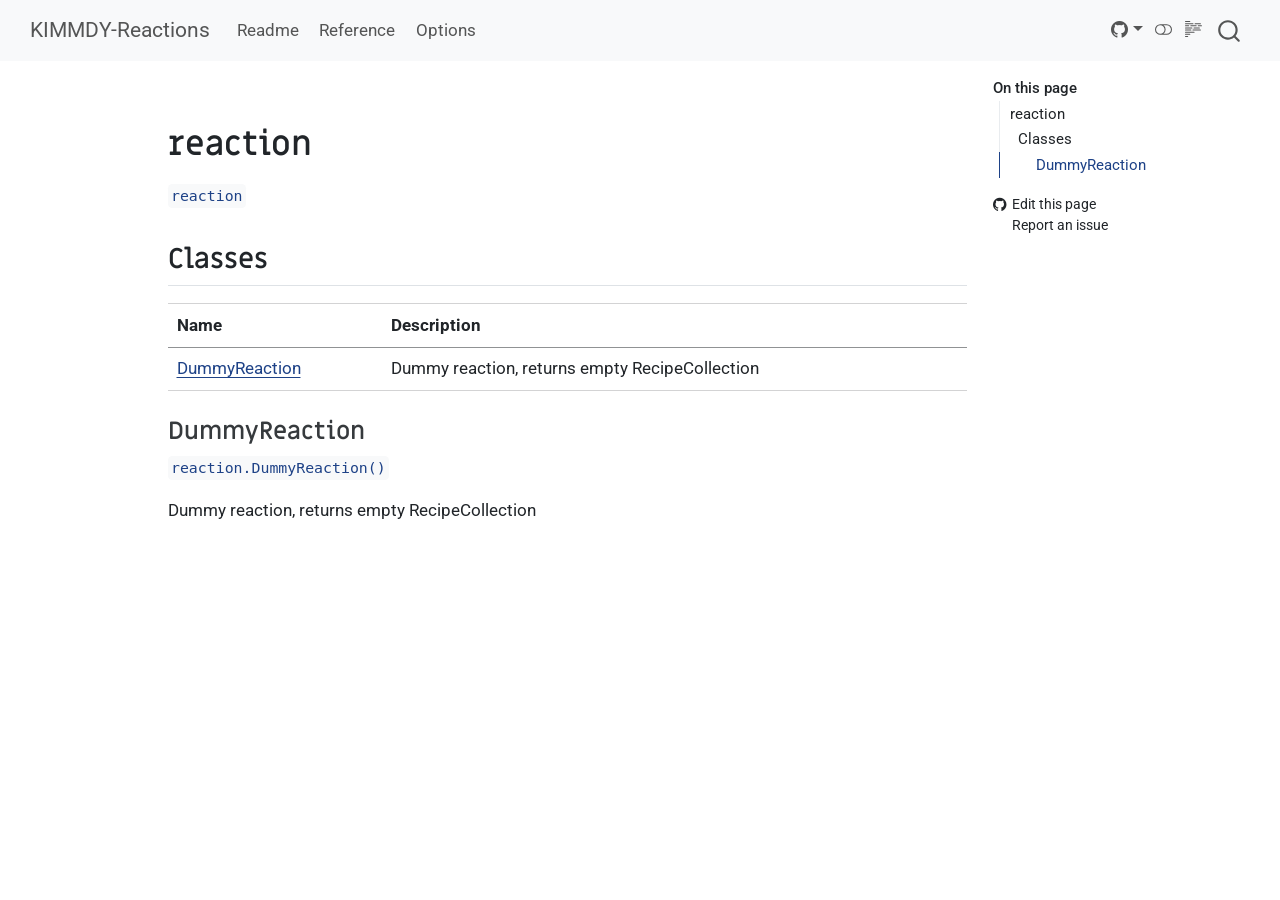
<file: docs/_reference/reaction.html>
<!DOCTYPE html>
<html xmlns="http://www.w3.org/1999/xhtml" lang="en" xml:lang="en"><head>

<meta charset="utf-8">
<meta name="generator" content="quarto-1.6.42">

<meta name="viewport" content="width=device-width, initial-scale=1.0, user-scalable=yes">


<title>reaction – KIMMDY-Reactions</title>
<style>
code{white-space: pre-wrap;}
span.smallcaps{font-variant: small-caps;}
div.columns{display: flex; gap: min(4vw, 1.5em);}
div.column{flex: auto; overflow-x: auto;}
div.hanging-indent{margin-left: 1.5em; text-indent: -1.5em;}
ul.task-list{list-style: none;}
ul.task-list li input[type="checkbox"] {
  width: 0.8em;
  margin: 0 0.8em 0.2em -1em; /* quarto-specific, see https://github.com/quarto-dev/quarto-cli/issues/4556 */ 
  vertical-align: middle;
}
</style>


<script src="../site_libs/quarto-nav/quarto-nav.js"></script>
<script src="../site_libs/quarto-nav/headroom.min.js"></script>
<script src="../site_libs/clipboard/clipboard.min.js"></script>
<script src="../site_libs/quarto-search/autocomplete.umd.js"></script>
<script src="../site_libs/quarto-search/fuse.min.js"></script>
<script src="../site_libs/quarto-search/quarto-search.js"></script>
<meta name="quarto:offset" content="../">
<script src="../site_libs/quarto-html/quarto.js"></script>
<script src="../site_libs/quarto-html/popper.min.js"></script>
<script src="../site_libs/quarto-html/tippy.umd.min.js"></script>
<script src="../site_libs/quarto-html/anchor.min.js"></script>
<link href="../site_libs/quarto-html/tippy.css" rel="stylesheet">
<link href="../site_libs/quarto-html/quarto-syntax-highlighting-649006838881f309ffb49f5ec82d7af6.css" rel="stylesheet" class="quarto-color-scheme" id="quarto-text-highlighting-styles">
<link href="../site_libs/quarto-html/quarto-syntax-highlighting-dark-42a732b0e032c2683810a815e6a6abd1.css" rel="prefetch" class="quarto-color-scheme quarto-color-alternate" id="quarto-text-highlighting-styles">
<script src="../site_libs/bootstrap/bootstrap.min.js"></script>
<link href="../site_libs/bootstrap/bootstrap-icons.css" rel="stylesheet">
<link href="../site_libs/bootstrap/bootstrap-d6751ada2750eb21ce8798f4ba1e94e7.min.css" rel="stylesheet" append-hash="true" class="quarto-color-scheme" id="quarto-bootstrap" data-mode="light">
<link href="../site_libs/bootstrap/bootstrap-dark-7670cb584cb2e25f04fedb96406f3f87.min.css" rel="prefetch" append-hash="true" class="quarto-color-scheme quarto-color-alternate" id="quarto-bootstrap" data-mode="dark">
<script id="quarto-search-options" type="application/json">{
  "location": "navbar",
  "copy-button": false,
  "collapse-after": 3,
  "panel-placement": "end",
  "type": "overlay",
  "limit": 50,
  "keyboard-shortcut": [
    "f",
    "/",
    "s"
  ],
  "show-item-context": false,
  "language": {
    "search-no-results-text": "No results",
    "search-matching-documents-text": "matching documents",
    "search-copy-link-title": "Copy link to search",
    "search-hide-matches-text": "Hide additional matches",
    "search-more-match-text": "more match in this document",
    "search-more-matches-text": "more matches in this document",
    "search-clear-button-title": "Clear",
    "search-text-placeholder": "",
    "search-detached-cancel-button-title": "Cancel",
    "search-submit-button-title": "Submit",
    "search-label": "Search"
  }
}</script>


</head>

<body class="nav-fixed">

<div id="quarto-search-results"></div>
  <header id="quarto-header" class="headroom fixed-top">
    <nav class="navbar navbar-expand-lg " data-bs-theme="dark">
      <div class="navbar-container container-fluid">
      <div class="navbar-brand-container mx-auto">
    <a class="navbar-brand" href="../index.html">
    <span class="navbar-title">KIMMDY-Reactions</span>
    </a>
  </div>
            <div id="quarto-search" class="" title="Search"></div>
          <button class="navbar-toggler" type="button" data-bs-toggle="collapse" data-bs-target="#navbarCollapse" aria-controls="navbarCollapse" role="menu" aria-expanded="false" aria-label="Toggle navigation" onclick="if (window.quartoToggleHeadroom) { window.quartoToggleHeadroom(); }">
  <span class="navbar-toggler-icon"></span>
</button>
          <div class="collapse navbar-collapse" id="navbarCollapse">
            <ul class="navbar-nav navbar-nav-scroll me-auto">
  <li class="nav-item">
    <a class="nav-link" href="../index.html"> 
<span class="menu-text">Readme</span></a>
  </li>  
  <li class="nav-item">
    <a class="nav-link" href="../_reference/index.html"> 
<span class="menu-text">Reference</span></a>
  </li>  
  <li class="nav-item">
    <a class="nav-link" href="../config.html"> 
<span class="menu-text">Options</span></a>
  </li>  
</ul>
          </div> <!-- /navcollapse -->
            <div class="quarto-navbar-tools tools-wide">
    <div class="dropdown">
      <a href="" title="" id="quarto-navigation-tool-dropdown-0" class="quarto-navigation-tool dropdown-toggle px-1" data-bs-toggle="dropdown" aria-expanded="false" role="link" aria-label=""><i class="bi bi-github"></i></a>
      <ul class="dropdown-menu" aria-labelledby="quarto-navigation-tool-dropdown-0">
          <li>
            <a class="dropdown-item quarto-navbar-tools-item" href="https://github.com/graeter-group/kimmdy-reactions">
            Source Code
            </a>
          </li>
          <li>
            <a class="dropdown-item quarto-navbar-tools-item" href="https://github.com/graeter-group/kimmdy-reactions/issues/new">
            Report a Bug
            </a>
          </li>
      </ul>
    </div>
  <a href="" class="quarto-color-scheme-toggle quarto-navigation-tool  px-1" onclick="window.quartoToggleColorScheme(); return false;" title="Toggle dark mode"><i class="bi"></i></a>
  <a href="" class="quarto-reader-toggle quarto-navigation-tool px-1" onclick="window.quartoToggleReader(); return false;" title="Toggle reader mode">
  <div class="quarto-reader-toggle-btn">
  <i class="bi"></i>
  </div>
</a>
</div>
      </div> <!-- /container-fluid -->
    </nav>
</header>
<!-- content -->
<div id="quarto-content" class="quarto-container page-columns page-rows-contents page-layout-article page-navbar">
<!-- sidebar -->
<!-- margin-sidebar -->
    <div id="quarto-margin-sidebar" class="sidebar margin-sidebar">
        <nav id="TOC" role="doc-toc" class="toc-active" data-toc-expanded="99">
    <h2 id="toc-title">On this page</h2>
   
  <ul>
  <li><a href="#dummyreaction.reaction" id="toc-dummyreaction.reaction" class="nav-link active" data-scroll-target="#dummyreaction.reaction">reaction</a>
  <ul>
  <li><a href="#classes" id="toc-classes" class="nav-link" data-scroll-target="#classes">Classes</a>
  <ul>
  <li><a href="#dummyreaction.reaction.DummyReaction" id="toc-dummyreaction.reaction.DummyReaction" class="nav-link" data-scroll-target="#dummyreaction.reaction.DummyReaction">DummyReaction</a></li>
  </ul></li>
  </ul></li>
  </ul>
<div class="toc-actions"><ul><li><a href="https://github.com/graeter-group/kimmdy-reactions/edit/main/_reference/reaction.qmd" class="toc-action"><i class="bi bi-github"></i>Edit this page</a></li><li><a href="https://github.com/graeter-group/kimmdy-reactions/issues/new" class="toc-action"><i class="bi empty"></i>Report an issue</a></li></ul></div></nav>
    </div>
<!-- main -->
<main class="content" id="quarto-document-content"><header id="title-block-header" class="quarto-title-block"></header>




<section id="dummyreaction.reaction" class="level1">
<h1>reaction</h1>
<p><code>reaction</code></p>
<section id="classes" class="level2">
<h2 class="anchored" data-anchor-id="classes">Classes</h2>
<table class="caption-top table">
<thead>
<tr class="header">
<th>Name</th>
<th>Description</th>
</tr>
</thead>
<tbody>
<tr class="odd">
<td><a href="#dummyreaction.reaction.DummyReaction">DummyReaction</a></td>
<td>Dummy reaction, returns empty RecipeCollection</td>
</tr>
</tbody>
</table>
<section id="dummyreaction.reaction.DummyReaction" class="level3">
<h3 class="anchored" data-anchor-id="dummyreaction.reaction.DummyReaction">DummyReaction</h3>
<p><code>reaction.DummyReaction()</code></p>
<p>Dummy reaction, returns empty RecipeCollection</p>


</section>
</section>
</section>

<a onclick="window.scrollTo(0, 0); return false;" role="button" id="quarto-back-to-top"><i class="bi bi-arrow-up"></i> Back to top</a></main> <!-- /main -->
<script id="quarto-html-after-body" type="application/javascript">
window.document.addEventListener("DOMContentLoaded", function (event) {
  const toggleBodyColorMode = (bsSheetEl) => {
    const mode = bsSheetEl.getAttribute("data-mode");
    const bodyEl = window.document.querySelector("body");
    if (mode === "dark") {
      bodyEl.classList.add("quarto-dark");
      bodyEl.classList.remove("quarto-light");
    } else {
      bodyEl.classList.add("quarto-light");
      bodyEl.classList.remove("quarto-dark");
    }
  }
  const toggleBodyColorPrimary = () => {
    const bsSheetEl = window.document.querySelector("link#quarto-bootstrap");
    if (bsSheetEl) {
      toggleBodyColorMode(bsSheetEl);
    }
  }
  toggleBodyColorPrimary();  
  const disableStylesheet = (stylesheets) => {
    for (let i=0; i < stylesheets.length; i++) {
      const stylesheet = stylesheets[i];
      stylesheet.rel = 'prefetch';
    }
  }
  const enableStylesheet = (stylesheets) => {
    for (let i=0; i < stylesheets.length; i++) {
      const stylesheet = stylesheets[i];
      stylesheet.rel = 'stylesheet';
    }
  }
  const manageTransitions = (selector, allowTransitions) => {
    const els = window.document.querySelectorAll(selector);
    for (let i=0; i < els.length; i++) {
      const el = els[i];
      if (allowTransitions) {
        el.classList.remove('notransition');
      } else {
        el.classList.add('notransition');
      }
    }
  }
  const toggleGiscusIfUsed = (isAlternate, darkModeDefault) => {
    const baseTheme = document.querySelector('#giscus-base-theme')?.value ?? 'light';
    const alternateTheme = document.querySelector('#giscus-alt-theme')?.value ?? 'dark';
    let newTheme = '';
    if(darkModeDefault) {
      newTheme = isAlternate ? baseTheme : alternateTheme;
    } else {
      newTheme = isAlternate ? alternateTheme : baseTheme;
    }
    const changeGiscusTheme = () => {
      // From: https://github.com/giscus/giscus/issues/336
      const sendMessage = (message) => {
        const iframe = document.querySelector('iframe.giscus-frame');
        if (!iframe) return;
        iframe.contentWindow.postMessage({ giscus: message }, 'https://giscus.app');
      }
      sendMessage({
        setConfig: {
          theme: newTheme
        }
      });
    }
    const isGiscussLoaded = window.document.querySelector('iframe.giscus-frame') !== null;
    if (isGiscussLoaded) {
      changeGiscusTheme();
    }
  }
  const toggleColorMode = (alternate) => {
    // Switch the stylesheets
    const alternateStylesheets = window.document.querySelectorAll('link.quarto-color-scheme.quarto-color-alternate');
    manageTransitions('#quarto-margin-sidebar .nav-link', false);
    if (alternate) {
      enableStylesheet(alternateStylesheets);
      for (const sheetNode of alternateStylesheets) {
        if (sheetNode.id === "quarto-bootstrap") {
          toggleBodyColorMode(sheetNode);
        }
      }
    } else {
      disableStylesheet(alternateStylesheets);
      toggleBodyColorPrimary();
    }
    manageTransitions('#quarto-margin-sidebar .nav-link', true);
    // Switch the toggles
    const toggles = window.document.querySelectorAll('.quarto-color-scheme-toggle');
    for (let i=0; i < toggles.length; i++) {
      const toggle = toggles[i];
      if (toggle) {
        if (alternate) {
          toggle.classList.add("alternate");     
        } else {
          toggle.classList.remove("alternate");
        }
      }
    }
    // Hack to workaround the fact that safari doesn't
    // properly recolor the scrollbar when toggling (#1455)
    if (navigator.userAgent.indexOf('Safari') > 0 && navigator.userAgent.indexOf('Chrome') == -1) {
      manageTransitions("body", false);
      window.scrollTo(0, 1);
      setTimeout(() => {
        window.scrollTo(0, 0);
        manageTransitions("body", true);
      }, 40);  
    }
  }
  const isFileUrl = () => { 
    return window.location.protocol === 'file:';
  }
  const hasAlternateSentinel = () => {  
    let styleSentinel = getColorSchemeSentinel();
    if (styleSentinel !== null) {
      return styleSentinel === "alternate";
    } else {
      return false;
    }
  }
  const setStyleSentinel = (alternate) => {
    const value = alternate ? "alternate" : "default";
    if (!isFileUrl()) {
      window.localStorage.setItem("quarto-color-scheme", value);
    } else {
      localAlternateSentinel = value;
    }
  }
  const getColorSchemeSentinel = () => {
    if (!isFileUrl()) {
      const storageValue = window.localStorage.getItem("quarto-color-scheme");
      return storageValue != null ? storageValue : localAlternateSentinel;
    } else {
      return localAlternateSentinel;
    }
  }
  const darkModeDefault = false;
  let localAlternateSentinel = darkModeDefault ? 'alternate' : 'default';
  // Dark / light mode switch
  window.quartoToggleColorScheme = () => {
    // Read the current dark / light value 
    let toAlternate = !hasAlternateSentinel();
    toggleColorMode(toAlternate);
    setStyleSentinel(toAlternate);
    toggleGiscusIfUsed(toAlternate, darkModeDefault);
  };
  // Ensure there is a toggle, if there isn't float one in the top right
  if (window.document.querySelector('.quarto-color-scheme-toggle') === null) {
    const a = window.document.createElement('a');
    a.classList.add('top-right');
    a.classList.add('quarto-color-scheme-toggle');
    a.href = "";
    a.onclick = function() { try { window.quartoToggleColorScheme(); } catch {} return false; };
    const i = window.document.createElement("i");
    i.classList.add('bi');
    a.appendChild(i);
    window.document.body.appendChild(a);
  }
  // Switch to dark mode if need be
  if (hasAlternateSentinel()) {
    toggleColorMode(true);
  } else {
    toggleColorMode(false);
  }
  const icon = "";
  const anchorJS = new window.AnchorJS();
  anchorJS.options = {
    placement: 'right',
    icon: icon
  };
  anchorJS.add('.anchored');
  const isCodeAnnotation = (el) => {
    for (const clz of el.classList) {
      if (clz.startsWith('code-annotation-')) {                     
        return true;
      }
    }
    return false;
  }
  const onCopySuccess = function(e) {
    // button target
    const button = e.trigger;
    // don't keep focus
    button.blur();
    // flash "checked"
    button.classList.add('code-copy-button-checked');
    var currentTitle = button.getAttribute("title");
    button.setAttribute("title", "Copied!");
    let tooltip;
    if (window.bootstrap) {
      button.setAttribute("data-bs-toggle", "tooltip");
      button.setAttribute("data-bs-placement", "left");
      button.setAttribute("data-bs-title", "Copied!");
      tooltip = new bootstrap.Tooltip(button, 
        { trigger: "manual", 
          customClass: "code-copy-button-tooltip",
          offset: [0, -8]});
      tooltip.show();    
    }
    setTimeout(function() {
      if (tooltip) {
        tooltip.hide();
        button.removeAttribute("data-bs-title");
        button.removeAttribute("data-bs-toggle");
        button.removeAttribute("data-bs-placement");
      }
      button.setAttribute("title", currentTitle);
      button.classList.remove('code-copy-button-checked');
    }, 1000);
    // clear code selection
    e.clearSelection();
  }
  const getTextToCopy = function(trigger) {
      const codeEl = trigger.previousElementSibling.cloneNode(true);
      for (const childEl of codeEl.children) {
        if (isCodeAnnotation(childEl)) {
          childEl.remove();
        }
      }
      return codeEl.innerText;
  }
  const clipboard = new window.ClipboardJS('.code-copy-button:not([data-in-quarto-modal])', {
    text: getTextToCopy
  });
  clipboard.on('success', onCopySuccess);
  if (window.document.getElementById('quarto-embedded-source-code-modal')) {
    const clipboardModal = new window.ClipboardJS('.code-copy-button[data-in-quarto-modal]', {
      text: getTextToCopy,
      container: window.document.getElementById('quarto-embedded-source-code-modal')
    });
    clipboardModal.on('success', onCopySuccess);
  }
    var localhostRegex = new RegExp(/^(?:http|https):\/\/localhost\:?[0-9]*\//);
    var mailtoRegex = new RegExp(/^mailto:/);
      var filterRegex = new RegExp("http:\/\/graeter-group\.github\.io\/kimmdy-reactions");
    var isInternal = (href) => {
        return filterRegex.test(href) || localhostRegex.test(href) || mailtoRegex.test(href);
    }
    // Inspect non-navigation links and adorn them if external
 	var links = window.document.querySelectorAll('a[href]:not(.nav-link):not(.navbar-brand):not(.toc-action):not(.sidebar-link):not(.sidebar-item-toggle):not(.pagination-link):not(.no-external):not([aria-hidden]):not(.dropdown-item):not(.quarto-navigation-tool):not(.about-link)');
    for (var i=0; i<links.length; i++) {
      const link = links[i];
      if (!isInternal(link.href)) {
        // undo the damage that might have been done by quarto-nav.js in the case of
        // links that we want to consider external
        if (link.dataset.originalHref !== undefined) {
          link.href = link.dataset.originalHref;
        }
      }
    }
  function tippyHover(el, contentFn, onTriggerFn, onUntriggerFn) {
    const config = {
      allowHTML: true,
      maxWidth: 500,
      delay: 100,
      arrow: false,
      appendTo: function(el) {
          return el.parentElement;
      },
      interactive: true,
      interactiveBorder: 10,
      theme: 'quarto',
      placement: 'bottom-start',
    };
    if (contentFn) {
      config.content = contentFn;
    }
    if (onTriggerFn) {
      config.onTrigger = onTriggerFn;
    }
    if (onUntriggerFn) {
      config.onUntrigger = onUntriggerFn;
    }
    window.tippy(el, config); 
  }
  const noterefs = window.document.querySelectorAll('a[role="doc-noteref"]');
  for (var i=0; i<noterefs.length; i++) {
    const ref = noterefs[i];
    tippyHover(ref, function() {
      // use id or data attribute instead here
      let href = ref.getAttribute('data-footnote-href') || ref.getAttribute('href');
      try { href = new URL(href).hash; } catch {}
      const id = href.replace(/^#\/?/, "");
      const note = window.document.getElementById(id);
      if (note) {
        return note.innerHTML;
      } else {
        return "";
      }
    });
  }
  const xrefs = window.document.querySelectorAll('a.quarto-xref');
  const processXRef = (id, note) => {
    // Strip column container classes
    const stripColumnClz = (el) => {
      el.classList.remove("page-full", "page-columns");
      if (el.children) {
        for (const child of el.children) {
          stripColumnClz(child);
        }
      }
    }
    stripColumnClz(note)
    if (id === null || id.startsWith('sec-')) {
      // Special case sections, only their first couple elements
      const container = document.createElement("div");
      if (note.children && note.children.length > 2) {
        container.appendChild(note.children[0].cloneNode(true));
        for (let i = 1; i < note.children.length; i++) {
          const child = note.children[i];
          if (child.tagName === "P" && child.innerText === "") {
            continue;
          } else {
            container.appendChild(child.cloneNode(true));
            break;
          }
        }
        if (window.Quarto?.typesetMath) {
          window.Quarto.typesetMath(container);
        }
        return container.innerHTML
      } else {
        if (window.Quarto?.typesetMath) {
          window.Quarto.typesetMath(note);
        }
        return note.innerHTML;
      }
    } else {
      // Remove any anchor links if they are present
      const anchorLink = note.querySelector('a.anchorjs-link');
      if (anchorLink) {
        anchorLink.remove();
      }
      if (window.Quarto?.typesetMath) {
        window.Quarto.typesetMath(note);
      }
      if (note.classList.contains("callout")) {
        return note.outerHTML;
      } else {
        return note.innerHTML;
      }
    }
  }
  for (var i=0; i<xrefs.length; i++) {
    const xref = xrefs[i];
    tippyHover(xref, undefined, function(instance) {
      instance.disable();
      let url = xref.getAttribute('href');
      let hash = undefined; 
      if (url.startsWith('#')) {
        hash = url;
      } else {
        try { hash = new URL(url).hash; } catch {}
      }
      if (hash) {
        const id = hash.replace(/^#\/?/, "");
        const note = window.document.getElementById(id);
        if (note !== null) {
          try {
            const html = processXRef(id, note.cloneNode(true));
            instance.setContent(html);
          } finally {
            instance.enable();
            instance.show();
          }
        } else {
          // See if we can fetch this
          fetch(url.split('#')[0])
          .then(res => res.text())
          .then(html => {
            const parser = new DOMParser();
            const htmlDoc = parser.parseFromString(html, "text/html");
            const note = htmlDoc.getElementById(id);
            if (note !== null) {
              const html = processXRef(id, note);
              instance.setContent(html);
            } 
          }).finally(() => {
            instance.enable();
            instance.show();
          });
        }
      } else {
        // See if we can fetch a full url (with no hash to target)
        // This is a special case and we should probably do some content thinning / targeting
        fetch(url)
        .then(res => res.text())
        .then(html => {
          const parser = new DOMParser();
          const htmlDoc = parser.parseFromString(html, "text/html");
          const note = htmlDoc.querySelector('main.content');
          if (note !== null) {
            // This should only happen for chapter cross references
            // (since there is no id in the URL)
            // remove the first header
            if (note.children.length > 0 && note.children[0].tagName === "HEADER") {
              note.children[0].remove();
            }
            const html = processXRef(null, note);
            instance.setContent(html);
          } 
        }).finally(() => {
          instance.enable();
          instance.show();
        });
      }
    }, function(instance) {
    });
  }
      let selectedAnnoteEl;
      const selectorForAnnotation = ( cell, annotation) => {
        let cellAttr = 'data-code-cell="' + cell + '"';
        let lineAttr = 'data-code-annotation="' +  annotation + '"';
        const selector = 'span[' + cellAttr + '][' + lineAttr + ']';
        return selector;
      }
      const selectCodeLines = (annoteEl) => {
        const doc = window.document;
        const targetCell = annoteEl.getAttribute("data-target-cell");
        const targetAnnotation = annoteEl.getAttribute("data-target-annotation");
        const annoteSpan = window.document.querySelector(selectorForAnnotation(targetCell, targetAnnotation));
        const lines = annoteSpan.getAttribute("data-code-lines").split(",");
        const lineIds = lines.map((line) => {
          return targetCell + "-" + line;
        })
        let top = null;
        let height = null;
        let parent = null;
        if (lineIds.length > 0) {
            //compute the position of the single el (top and bottom and make a div)
            const el = window.document.getElementById(lineIds[0]);
            top = el.offsetTop;
            height = el.offsetHeight;
            parent = el.parentElement.parentElement;
          if (lineIds.length > 1) {
            const lastEl = window.document.getElementById(lineIds[lineIds.length - 1]);
            const bottom = lastEl.offsetTop + lastEl.offsetHeight;
            height = bottom - top;
          }
          if (top !== null && height !== null && parent !== null) {
            // cook up a div (if necessary) and position it 
            let div = window.document.getElementById("code-annotation-line-highlight");
            if (div === null) {
              div = window.document.createElement("div");
              div.setAttribute("id", "code-annotation-line-highlight");
              div.style.position = 'absolute';
              parent.appendChild(div);
            }
            div.style.top = top - 2 + "px";
            div.style.height = height + 4 + "px";
            div.style.left = 0;
            let gutterDiv = window.document.getElementById("code-annotation-line-highlight-gutter");
            if (gutterDiv === null) {
              gutterDiv = window.document.createElement("div");
              gutterDiv.setAttribute("id", "code-annotation-line-highlight-gutter");
              gutterDiv.style.position = 'absolute';
              const codeCell = window.document.getElementById(targetCell);
              const gutter = codeCell.querySelector('.code-annotation-gutter');
              gutter.appendChild(gutterDiv);
            }
            gutterDiv.style.top = top - 2 + "px";
            gutterDiv.style.height = height + 4 + "px";
          }
          selectedAnnoteEl = annoteEl;
        }
      };
      const unselectCodeLines = () => {
        const elementsIds = ["code-annotation-line-highlight", "code-annotation-line-highlight-gutter"];
        elementsIds.forEach((elId) => {
          const div = window.document.getElementById(elId);
          if (div) {
            div.remove();
          }
        });
        selectedAnnoteEl = undefined;
      };
        // Handle positioning of the toggle
    window.addEventListener(
      "resize",
      throttle(() => {
        elRect = undefined;
        if (selectedAnnoteEl) {
          selectCodeLines(selectedAnnoteEl);
        }
      }, 10)
    );
    function throttle(fn, ms) {
    let throttle = false;
    let timer;
      return (...args) => {
        if(!throttle) { // first call gets through
            fn.apply(this, args);
            throttle = true;
        } else { // all the others get throttled
            if(timer) clearTimeout(timer); // cancel #2
            timer = setTimeout(() => {
              fn.apply(this, args);
              timer = throttle = false;
            }, ms);
        }
      };
    }
      // Attach click handler to the DT
      const annoteDls = window.document.querySelectorAll('dt[data-target-cell]');
      for (const annoteDlNode of annoteDls) {
        annoteDlNode.addEventListener('click', (event) => {
          const clickedEl = event.target;
          if (clickedEl !== selectedAnnoteEl) {
            unselectCodeLines();
            const activeEl = window.document.querySelector('dt[data-target-cell].code-annotation-active');
            if (activeEl) {
              activeEl.classList.remove('code-annotation-active');
            }
            selectCodeLines(clickedEl);
            clickedEl.classList.add('code-annotation-active');
          } else {
            // Unselect the line
            unselectCodeLines();
            clickedEl.classList.remove('code-annotation-active');
          }
        });
      }
  const findCites = (el) => {
    const parentEl = el.parentElement;
    if (parentEl) {
      const cites = parentEl.dataset.cites;
      if (cites) {
        return {
          el,
          cites: cites.split(' ')
        };
      } else {
        return findCites(el.parentElement)
      }
    } else {
      return undefined;
    }
  };
  var bibliorefs = window.document.querySelectorAll('a[role="doc-biblioref"]');
  for (var i=0; i<bibliorefs.length; i++) {
    const ref = bibliorefs[i];
    const citeInfo = findCites(ref);
    if (citeInfo) {
      tippyHover(citeInfo.el, function() {
        var popup = window.document.createElement('div');
        citeInfo.cites.forEach(function(cite) {
          var citeDiv = window.document.createElement('div');
          citeDiv.classList.add('hanging-indent');
          citeDiv.classList.add('csl-entry');
          var biblioDiv = window.document.getElementById('ref-' + cite);
          if (biblioDiv) {
            citeDiv.innerHTML = biblioDiv.innerHTML;
          }
          popup.appendChild(citeDiv);
        });
        return popup.innerHTML;
      });
    }
  }
});
</script>
</div> <!-- /content -->




<footer class="footer"><div class="nav-footer"><div class="nav-footer-center"><div class="toc-actions d-sm-block d-md-none"><ul><li><a href="https://github.com/graeter-group/kimmdy-reactions/edit/main/_reference/reaction.qmd" class="toc-action"><i class="bi bi-github"></i>Edit this page</a></li><li><a href="https://github.com/graeter-group/kimmdy-reactions/issues/new" class="toc-action"><i class="bi empty"></i>Report an issue</a></li></ul></div></div></div></footer></body></html>
</file>
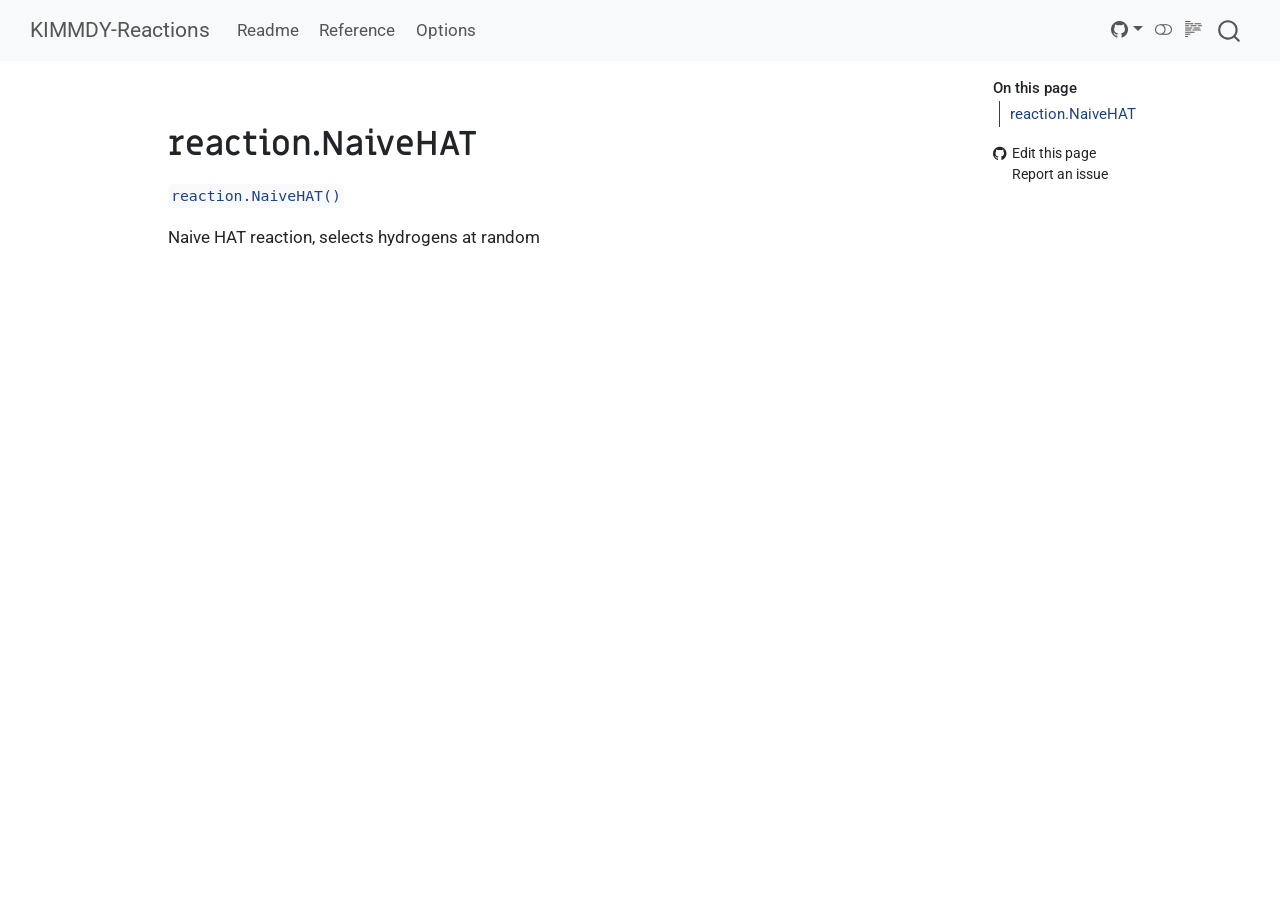
<file: docs/_reference/reaction.NaiveHAT.html>
<!DOCTYPE html>
<html xmlns="http://www.w3.org/1999/xhtml" lang="en" xml:lang="en"><head>

<meta charset="utf-8">
<meta name="generator" content="quarto-1.6.42">

<meta name="viewport" content="width=device-width, initial-scale=1.0, user-scalable=yes">


<title>reaction.naivehat – KIMMDY-Reactions</title>
<style>
code{white-space: pre-wrap;}
span.smallcaps{font-variant: small-caps;}
div.columns{display: flex; gap: min(4vw, 1.5em);}
div.column{flex: auto; overflow-x: auto;}
div.hanging-indent{margin-left: 1.5em; text-indent: -1.5em;}
ul.task-list{list-style: none;}
ul.task-list li input[type="checkbox"] {
  width: 0.8em;
  margin: 0 0.8em 0.2em -1em; /* quarto-specific, see https://github.com/quarto-dev/quarto-cli/issues/4556 */ 
  vertical-align: middle;
}
</style>


<script src="../site_libs/quarto-nav/quarto-nav.js"></script>
<script src="../site_libs/quarto-nav/headroom.min.js"></script>
<script src="../site_libs/clipboard/clipboard.min.js"></script>
<script src="../site_libs/quarto-search/autocomplete.umd.js"></script>
<script src="../site_libs/quarto-search/fuse.min.js"></script>
<script src="../site_libs/quarto-search/quarto-search.js"></script>
<meta name="quarto:offset" content="../">
<script src="../site_libs/quarto-html/quarto.js"></script>
<script src="../site_libs/quarto-html/popper.min.js"></script>
<script src="../site_libs/quarto-html/tippy.umd.min.js"></script>
<script src="../site_libs/quarto-html/anchor.min.js"></script>
<link href="../site_libs/quarto-html/tippy.css" rel="stylesheet">
<link href="../site_libs/quarto-html/quarto-syntax-highlighting-649006838881f309ffb49f5ec82d7af6.css" rel="stylesheet" class="quarto-color-scheme" id="quarto-text-highlighting-styles">
<link href="../site_libs/quarto-html/quarto-syntax-highlighting-dark-42a732b0e032c2683810a815e6a6abd1.css" rel="prefetch" class="quarto-color-scheme quarto-color-alternate" id="quarto-text-highlighting-styles">
<script src="../site_libs/bootstrap/bootstrap.min.js"></script>
<link href="../site_libs/bootstrap/bootstrap-icons.css" rel="stylesheet">
<link href="../site_libs/bootstrap/bootstrap-d6751ada2750eb21ce8798f4ba1e94e7.min.css" rel="stylesheet" append-hash="true" class="quarto-color-scheme" id="quarto-bootstrap" data-mode="light">
<link href="../site_libs/bootstrap/bootstrap-dark-7670cb584cb2e25f04fedb96406f3f87.min.css" rel="prefetch" append-hash="true" class="quarto-color-scheme quarto-color-alternate" id="quarto-bootstrap" data-mode="dark">
<script id="quarto-search-options" type="application/json">{
  "location": "navbar",
  "copy-button": false,
  "collapse-after": 3,
  "panel-placement": "end",
  "type": "overlay",
  "limit": 50,
  "keyboard-shortcut": [
    "f",
    "/",
    "s"
  ],
  "show-item-context": false,
  "language": {
    "search-no-results-text": "No results",
    "search-matching-documents-text": "matching documents",
    "search-copy-link-title": "Copy link to search",
    "search-hide-matches-text": "Hide additional matches",
    "search-more-match-text": "more match in this document",
    "search-more-matches-text": "more matches in this document",
    "search-clear-button-title": "Clear",
    "search-text-placeholder": "",
    "search-detached-cancel-button-title": "Cancel",
    "search-submit-button-title": "Submit",
    "search-label": "Search"
  }
}</script>


</head>

<body class="nav-fixed">

<div id="quarto-search-results"></div>
  <header id="quarto-header" class="headroom fixed-top">
    <nav class="navbar navbar-expand-lg " data-bs-theme="dark">
      <div class="navbar-container container-fluid">
      <div class="navbar-brand-container mx-auto">
    <a class="navbar-brand" href="../index.html">
    <span class="navbar-title">KIMMDY-Reactions</span>
    </a>
  </div>
            <div id="quarto-search" class="" title="Search"></div>
          <button class="navbar-toggler" type="button" data-bs-toggle="collapse" data-bs-target="#navbarCollapse" aria-controls="navbarCollapse" role="menu" aria-expanded="false" aria-label="Toggle navigation" onclick="if (window.quartoToggleHeadroom) { window.quartoToggleHeadroom(); }">
  <span class="navbar-toggler-icon"></span>
</button>
          <div class="collapse navbar-collapse" id="navbarCollapse">
            <ul class="navbar-nav navbar-nav-scroll me-auto">
  <li class="nav-item">
    <a class="nav-link" href="../index.html"> 
<span class="menu-text">Readme</span></a>
  </li>  
  <li class="nav-item">
    <a class="nav-link" href="../_reference/index.html"> 
<span class="menu-text">Reference</span></a>
  </li>  
  <li class="nav-item">
    <a class="nav-link" href="../config.html"> 
<span class="menu-text">Options</span></a>
  </li>  
</ul>
          </div> <!-- /navcollapse -->
            <div class="quarto-navbar-tools tools-wide">
    <div class="dropdown">
      <a href="" title="" id="quarto-navigation-tool-dropdown-0" class="quarto-navigation-tool dropdown-toggle px-1" data-bs-toggle="dropdown" aria-expanded="false" role="link" aria-label=""><i class="bi bi-github"></i></a>
      <ul class="dropdown-menu" aria-labelledby="quarto-navigation-tool-dropdown-0">
          <li>
            <a class="dropdown-item quarto-navbar-tools-item" href="https://github.com/graeter-group/kimmdy-reactions">
            Source Code
            </a>
          </li>
          <li>
            <a class="dropdown-item quarto-navbar-tools-item" href="https://github.com/graeter-group/kimmdy-reactions/issues/new">
            Report a Bug
            </a>
          </li>
      </ul>
    </div>
  <a href="" class="quarto-color-scheme-toggle quarto-navigation-tool  px-1" onclick="window.quartoToggleColorScheme(); return false;" title="Toggle dark mode"><i class="bi"></i></a>
  <a href="" class="quarto-reader-toggle quarto-navigation-tool px-1" onclick="window.quartoToggleReader(); return false;" title="Toggle reader mode">
  <div class="quarto-reader-toggle-btn">
  <i class="bi"></i>
  </div>
</a>
</div>
      </div> <!-- /container-fluid -->
    </nav>
</header>
<!-- content -->
<div id="quarto-content" class="quarto-container page-columns page-rows-contents page-layout-article page-navbar">
<!-- sidebar -->
<!-- margin-sidebar -->
    <div id="quarto-margin-sidebar" class="sidebar margin-sidebar">
        <nav id="TOC" role="doc-toc" class="toc-active" data-toc-expanded="99">
    <h2 id="toc-title">On this page</h2>
   
  <ul>
  <li><a href="#hat_naive.reaction.NaiveHAT" id="toc-hat_naive.reaction.NaiveHAT" class="nav-link active" data-scroll-target="#hat_naive.reaction.NaiveHAT">reaction.NaiveHAT</a></li>
  </ul>
<div class="toc-actions"><ul><li><a href="https://github.com/graeter-group/kimmdy-reactions/edit/main/_reference/reaction.NaiveHAT.qmd" class="toc-action"><i class="bi bi-github"></i>Edit this page</a></li><li><a href="https://github.com/graeter-group/kimmdy-reactions/issues/new" class="toc-action"><i class="bi empty"></i>Report an issue</a></li></ul></div></nav>
    </div>
<!-- main -->
<main class="content" id="quarto-document-content"><header id="title-block-header" class="quarto-title-block"></header>




<section id="hat_naive.reaction.NaiveHAT" class="level1">
<h1>reaction.NaiveHAT</h1>
<p><code>reaction.NaiveHAT()</code></p>
<p>Naive HAT reaction, selects hydrogens at random</p>


</section>

<a onclick="window.scrollTo(0, 0); return false;" role="button" id="quarto-back-to-top"><i class="bi bi-arrow-up"></i> Back to top</a></main> <!-- /main -->
<script id="quarto-html-after-body" type="application/javascript">
window.document.addEventListener("DOMContentLoaded", function (event) {
  const toggleBodyColorMode = (bsSheetEl) => {
    const mode = bsSheetEl.getAttribute("data-mode");
    const bodyEl = window.document.querySelector("body");
    if (mode === "dark") {
      bodyEl.classList.add("quarto-dark");
      bodyEl.classList.remove("quarto-light");
    } else {
      bodyEl.classList.add("quarto-light");
      bodyEl.classList.remove("quarto-dark");
    }
  }
  const toggleBodyColorPrimary = () => {
    const bsSheetEl = window.document.querySelector("link#quarto-bootstrap");
    if (bsSheetEl) {
      toggleBodyColorMode(bsSheetEl);
    }
  }
  toggleBodyColorPrimary();  
  const disableStylesheet = (stylesheets) => {
    for (let i=0; i < stylesheets.length; i++) {
      const stylesheet = stylesheets[i];
      stylesheet.rel = 'prefetch';
    }
  }
  const enableStylesheet = (stylesheets) => {
    for (let i=0; i < stylesheets.length; i++) {
      const stylesheet = stylesheets[i];
      stylesheet.rel = 'stylesheet';
    }
  }
  const manageTransitions = (selector, allowTransitions) => {
    const els = window.document.querySelectorAll(selector);
    for (let i=0; i < els.length; i++) {
      const el = els[i];
      if (allowTransitions) {
        el.classList.remove('notransition');
      } else {
        el.classList.add('notransition');
      }
    }
  }
  const toggleGiscusIfUsed = (isAlternate, darkModeDefault) => {
    const baseTheme = document.querySelector('#giscus-base-theme')?.value ?? 'light';
    const alternateTheme = document.querySelector('#giscus-alt-theme')?.value ?? 'dark';
    let newTheme = '';
    if(darkModeDefault) {
      newTheme = isAlternate ? baseTheme : alternateTheme;
    } else {
      newTheme = isAlternate ? alternateTheme : baseTheme;
    }
    const changeGiscusTheme = () => {
      // From: https://github.com/giscus/giscus/issues/336
      const sendMessage = (message) => {
        const iframe = document.querySelector('iframe.giscus-frame');
        if (!iframe) return;
        iframe.contentWindow.postMessage({ giscus: message }, 'https://giscus.app');
      }
      sendMessage({
        setConfig: {
          theme: newTheme
        }
      });
    }
    const isGiscussLoaded = window.document.querySelector('iframe.giscus-frame') !== null;
    if (isGiscussLoaded) {
      changeGiscusTheme();
    }
  }
  const toggleColorMode = (alternate) => {
    // Switch the stylesheets
    const alternateStylesheets = window.document.querySelectorAll('link.quarto-color-scheme.quarto-color-alternate');
    manageTransitions('#quarto-margin-sidebar .nav-link', false);
    if (alternate) {
      enableStylesheet(alternateStylesheets);
      for (const sheetNode of alternateStylesheets) {
        if (sheetNode.id === "quarto-bootstrap") {
          toggleBodyColorMode(sheetNode);
        }
      }
    } else {
      disableStylesheet(alternateStylesheets);
      toggleBodyColorPrimary();
    }
    manageTransitions('#quarto-margin-sidebar .nav-link', true);
    // Switch the toggles
    const toggles = window.document.querySelectorAll('.quarto-color-scheme-toggle');
    for (let i=0; i < toggles.length; i++) {
      const toggle = toggles[i];
      if (toggle) {
        if (alternate) {
          toggle.classList.add("alternate");     
        } else {
          toggle.classList.remove("alternate");
        }
      }
    }
    // Hack to workaround the fact that safari doesn't
    // properly recolor the scrollbar when toggling (#1455)
    if (navigator.userAgent.indexOf('Safari') > 0 && navigator.userAgent.indexOf('Chrome') == -1) {
      manageTransitions("body", false);
      window.scrollTo(0, 1);
      setTimeout(() => {
        window.scrollTo(0, 0);
        manageTransitions("body", true);
      }, 40);  
    }
  }
  const isFileUrl = () => { 
    return window.location.protocol === 'file:';
  }
  const hasAlternateSentinel = () => {  
    let styleSentinel = getColorSchemeSentinel();
    if (styleSentinel !== null) {
      return styleSentinel === "alternate";
    } else {
      return false;
    }
  }
  const setStyleSentinel = (alternate) => {
    const value = alternate ? "alternate" : "default";
    if (!isFileUrl()) {
      window.localStorage.setItem("quarto-color-scheme", value);
    } else {
      localAlternateSentinel = value;
    }
  }
  const getColorSchemeSentinel = () => {
    if (!isFileUrl()) {
      const storageValue = window.localStorage.getItem("quarto-color-scheme");
      return storageValue != null ? storageValue : localAlternateSentinel;
    } else {
      return localAlternateSentinel;
    }
  }
  const darkModeDefault = false;
  let localAlternateSentinel = darkModeDefault ? 'alternate' : 'default';
  // Dark / light mode switch
  window.quartoToggleColorScheme = () => {
    // Read the current dark / light value 
    let toAlternate = !hasAlternateSentinel();
    toggleColorMode(toAlternate);
    setStyleSentinel(toAlternate);
    toggleGiscusIfUsed(toAlternate, darkModeDefault);
  };
  // Ensure there is a toggle, if there isn't float one in the top right
  if (window.document.querySelector('.quarto-color-scheme-toggle') === null) {
    const a = window.document.createElement('a');
    a.classList.add('top-right');
    a.classList.add('quarto-color-scheme-toggle');
    a.href = "";
    a.onclick = function() { try { window.quartoToggleColorScheme(); } catch {} return false; };
    const i = window.document.createElement("i");
    i.classList.add('bi');
    a.appendChild(i);
    window.document.body.appendChild(a);
  }
  // Switch to dark mode if need be
  if (hasAlternateSentinel()) {
    toggleColorMode(true);
  } else {
    toggleColorMode(false);
  }
  const icon = "";
  const anchorJS = new window.AnchorJS();
  anchorJS.options = {
    placement: 'right',
    icon: icon
  };
  anchorJS.add('.anchored');
  const isCodeAnnotation = (el) => {
    for (const clz of el.classList) {
      if (clz.startsWith('code-annotation-')) {                     
        return true;
      }
    }
    return false;
  }
  const onCopySuccess = function(e) {
    // button target
    const button = e.trigger;
    // don't keep focus
    button.blur();
    // flash "checked"
    button.classList.add('code-copy-button-checked');
    var currentTitle = button.getAttribute("title");
    button.setAttribute("title", "Copied!");
    let tooltip;
    if (window.bootstrap) {
      button.setAttribute("data-bs-toggle", "tooltip");
      button.setAttribute("data-bs-placement", "left");
      button.setAttribute("data-bs-title", "Copied!");
      tooltip = new bootstrap.Tooltip(button, 
        { trigger: "manual", 
          customClass: "code-copy-button-tooltip",
          offset: [0, -8]});
      tooltip.show();    
    }
    setTimeout(function() {
      if (tooltip) {
        tooltip.hide();
        button.removeAttribute("data-bs-title");
        button.removeAttribute("data-bs-toggle");
        button.removeAttribute("data-bs-placement");
      }
      button.setAttribute("title", currentTitle);
      button.classList.remove('code-copy-button-checked');
    }, 1000);
    // clear code selection
    e.clearSelection();
  }
  const getTextToCopy = function(trigger) {
      const codeEl = trigger.previousElementSibling.cloneNode(true);
      for (const childEl of codeEl.children) {
        if (isCodeAnnotation(childEl)) {
          childEl.remove();
        }
      }
      return codeEl.innerText;
  }
  const clipboard = new window.ClipboardJS('.code-copy-button:not([data-in-quarto-modal])', {
    text: getTextToCopy
  });
  clipboard.on('success', onCopySuccess);
  if (window.document.getElementById('quarto-embedded-source-code-modal')) {
    const clipboardModal = new window.ClipboardJS('.code-copy-button[data-in-quarto-modal]', {
      text: getTextToCopy,
      container: window.document.getElementById('quarto-embedded-source-code-modal')
    });
    clipboardModal.on('success', onCopySuccess);
  }
    var localhostRegex = new RegExp(/^(?:http|https):\/\/localhost\:?[0-9]*\//);
    var mailtoRegex = new RegExp(/^mailto:/);
      var filterRegex = new RegExp("http:\/\/graeter-group\.github\.io\/kimmdy-reactions");
    var isInternal = (href) => {
        return filterRegex.test(href) || localhostRegex.test(href) || mailtoRegex.test(href);
    }
    // Inspect non-navigation links and adorn them if external
 	var links = window.document.querySelectorAll('a[href]:not(.nav-link):not(.navbar-brand):not(.toc-action):not(.sidebar-link):not(.sidebar-item-toggle):not(.pagination-link):not(.no-external):not([aria-hidden]):not(.dropdown-item):not(.quarto-navigation-tool):not(.about-link)');
    for (var i=0; i<links.length; i++) {
      const link = links[i];
      if (!isInternal(link.href)) {
        // undo the damage that might have been done by quarto-nav.js in the case of
        // links that we want to consider external
        if (link.dataset.originalHref !== undefined) {
          link.href = link.dataset.originalHref;
        }
      }
    }
  function tippyHover(el, contentFn, onTriggerFn, onUntriggerFn) {
    const config = {
      allowHTML: true,
      maxWidth: 500,
      delay: 100,
      arrow: false,
      appendTo: function(el) {
          return el.parentElement;
      },
      interactive: true,
      interactiveBorder: 10,
      theme: 'quarto',
      placement: 'bottom-start',
    };
    if (contentFn) {
      config.content = contentFn;
    }
    if (onTriggerFn) {
      config.onTrigger = onTriggerFn;
    }
    if (onUntriggerFn) {
      config.onUntrigger = onUntriggerFn;
    }
    window.tippy(el, config); 
  }
  const noterefs = window.document.querySelectorAll('a[role="doc-noteref"]');
  for (var i=0; i<noterefs.length; i++) {
    const ref = noterefs[i];
    tippyHover(ref, function() {
      // use id or data attribute instead here
      let href = ref.getAttribute('data-footnote-href') || ref.getAttribute('href');
      try { href = new URL(href).hash; } catch {}
      const id = href.replace(/^#\/?/, "");
      const note = window.document.getElementById(id);
      if (note) {
        return note.innerHTML;
      } else {
        return "";
      }
    });
  }
  const xrefs = window.document.querySelectorAll('a.quarto-xref');
  const processXRef = (id, note) => {
    // Strip column container classes
    const stripColumnClz = (el) => {
      el.classList.remove("page-full", "page-columns");
      if (el.children) {
        for (const child of el.children) {
          stripColumnClz(child);
        }
      }
    }
    stripColumnClz(note)
    if (id === null || id.startsWith('sec-')) {
      // Special case sections, only their first couple elements
      const container = document.createElement("div");
      if (note.children && note.children.length > 2) {
        container.appendChild(note.children[0].cloneNode(true));
        for (let i = 1; i < note.children.length; i++) {
          const child = note.children[i];
          if (child.tagName === "P" && child.innerText === "") {
            continue;
          } else {
            container.appendChild(child.cloneNode(true));
            break;
          }
        }
        if (window.Quarto?.typesetMath) {
          window.Quarto.typesetMath(container);
        }
        return container.innerHTML
      } else {
        if (window.Quarto?.typesetMath) {
          window.Quarto.typesetMath(note);
        }
        return note.innerHTML;
      }
    } else {
      // Remove any anchor links if they are present
      const anchorLink = note.querySelector('a.anchorjs-link');
      if (anchorLink) {
        anchorLink.remove();
      }
      if (window.Quarto?.typesetMath) {
        window.Quarto.typesetMath(note);
      }
      if (note.classList.contains("callout")) {
        return note.outerHTML;
      } else {
        return note.innerHTML;
      }
    }
  }
  for (var i=0; i<xrefs.length; i++) {
    const xref = xrefs[i];
    tippyHover(xref, undefined, function(instance) {
      instance.disable();
      let url = xref.getAttribute('href');
      let hash = undefined; 
      if (url.startsWith('#')) {
        hash = url;
      } else {
        try { hash = new URL(url).hash; } catch {}
      }
      if (hash) {
        const id = hash.replace(/^#\/?/, "");
        const note = window.document.getElementById(id);
        if (note !== null) {
          try {
            const html = processXRef(id, note.cloneNode(true));
            instance.setContent(html);
          } finally {
            instance.enable();
            instance.show();
          }
        } else {
          // See if we can fetch this
          fetch(url.split('#')[0])
          .then(res => res.text())
          .then(html => {
            const parser = new DOMParser();
            const htmlDoc = parser.parseFromString(html, "text/html");
            const note = htmlDoc.getElementById(id);
            if (note !== null) {
              const html = processXRef(id, note);
              instance.setContent(html);
            } 
          }).finally(() => {
            instance.enable();
            instance.show();
          });
        }
      } else {
        // See if we can fetch a full url (with no hash to target)
        // This is a special case and we should probably do some content thinning / targeting
        fetch(url)
        .then(res => res.text())
        .then(html => {
          const parser = new DOMParser();
          const htmlDoc = parser.parseFromString(html, "text/html");
          const note = htmlDoc.querySelector('main.content');
          if (note !== null) {
            // This should only happen for chapter cross references
            // (since there is no id in the URL)
            // remove the first header
            if (note.children.length > 0 && note.children[0].tagName === "HEADER") {
              note.children[0].remove();
            }
            const html = processXRef(null, note);
            instance.setContent(html);
          } 
        }).finally(() => {
          instance.enable();
          instance.show();
        });
      }
    }, function(instance) {
    });
  }
      let selectedAnnoteEl;
      const selectorForAnnotation = ( cell, annotation) => {
        let cellAttr = 'data-code-cell="' + cell + '"';
        let lineAttr = 'data-code-annotation="' +  annotation + '"';
        const selector = 'span[' + cellAttr + '][' + lineAttr + ']';
        return selector;
      }
      const selectCodeLines = (annoteEl) => {
        const doc = window.document;
        const targetCell = annoteEl.getAttribute("data-target-cell");
        const targetAnnotation = annoteEl.getAttribute("data-target-annotation");
        const annoteSpan = window.document.querySelector(selectorForAnnotation(targetCell, targetAnnotation));
        const lines = annoteSpan.getAttribute("data-code-lines").split(",");
        const lineIds = lines.map((line) => {
          return targetCell + "-" + line;
        })
        let top = null;
        let height = null;
        let parent = null;
        if (lineIds.length > 0) {
            //compute the position of the single el (top and bottom and make a div)
            const el = window.document.getElementById(lineIds[0]);
            top = el.offsetTop;
            height = el.offsetHeight;
            parent = el.parentElement.parentElement;
          if (lineIds.length > 1) {
            const lastEl = window.document.getElementById(lineIds[lineIds.length - 1]);
            const bottom = lastEl.offsetTop + lastEl.offsetHeight;
            height = bottom - top;
          }
          if (top !== null && height !== null && parent !== null) {
            // cook up a div (if necessary) and position it 
            let div = window.document.getElementById("code-annotation-line-highlight");
            if (div === null) {
              div = window.document.createElement("div");
              div.setAttribute("id", "code-annotation-line-highlight");
              div.style.position = 'absolute';
              parent.appendChild(div);
            }
            div.style.top = top - 2 + "px";
            div.style.height = height + 4 + "px";
            div.style.left = 0;
            let gutterDiv = window.document.getElementById("code-annotation-line-highlight-gutter");
            if (gutterDiv === null) {
              gutterDiv = window.document.createElement("div");
              gutterDiv.setAttribute("id", "code-annotation-line-highlight-gutter");
              gutterDiv.style.position = 'absolute';
              const codeCell = window.document.getElementById(targetCell);
              const gutter = codeCell.querySelector('.code-annotation-gutter');
              gutter.appendChild(gutterDiv);
            }
            gutterDiv.style.top = top - 2 + "px";
            gutterDiv.style.height = height + 4 + "px";
          }
          selectedAnnoteEl = annoteEl;
        }
      };
      const unselectCodeLines = () => {
        const elementsIds = ["code-annotation-line-highlight", "code-annotation-line-highlight-gutter"];
        elementsIds.forEach((elId) => {
          const div = window.document.getElementById(elId);
          if (div) {
            div.remove();
          }
        });
        selectedAnnoteEl = undefined;
      };
        // Handle positioning of the toggle
    window.addEventListener(
      "resize",
      throttle(() => {
        elRect = undefined;
        if (selectedAnnoteEl) {
          selectCodeLines(selectedAnnoteEl);
        }
      }, 10)
    );
    function throttle(fn, ms) {
    let throttle = false;
    let timer;
      return (...args) => {
        if(!throttle) { // first call gets through
            fn.apply(this, args);
            throttle = true;
        } else { // all the others get throttled
            if(timer) clearTimeout(timer); // cancel #2
            timer = setTimeout(() => {
              fn.apply(this, args);
              timer = throttle = false;
            }, ms);
        }
      };
    }
      // Attach click handler to the DT
      const annoteDls = window.document.querySelectorAll('dt[data-target-cell]');
      for (const annoteDlNode of annoteDls) {
        annoteDlNode.addEventListener('click', (event) => {
          const clickedEl = event.target;
          if (clickedEl !== selectedAnnoteEl) {
            unselectCodeLines();
            const activeEl = window.document.querySelector('dt[data-target-cell].code-annotation-active');
            if (activeEl) {
              activeEl.classList.remove('code-annotation-active');
            }
            selectCodeLines(clickedEl);
            clickedEl.classList.add('code-annotation-active');
          } else {
            // Unselect the line
            unselectCodeLines();
            clickedEl.classList.remove('code-annotation-active');
          }
        });
      }
  const findCites = (el) => {
    const parentEl = el.parentElement;
    if (parentEl) {
      const cites = parentEl.dataset.cites;
      if (cites) {
        return {
          el,
          cites: cites.split(' ')
        };
      } else {
        return findCites(el.parentElement)
      }
    } else {
      return undefined;
    }
  };
  var bibliorefs = window.document.querySelectorAll('a[role="doc-biblioref"]');
  for (var i=0; i<bibliorefs.length; i++) {
    const ref = bibliorefs[i];
    const citeInfo = findCites(ref);
    if (citeInfo) {
      tippyHover(citeInfo.el, function() {
        var popup = window.document.createElement('div');
        citeInfo.cites.forEach(function(cite) {
          var citeDiv = window.document.createElement('div');
          citeDiv.classList.add('hanging-indent');
          citeDiv.classList.add('csl-entry');
          var biblioDiv = window.document.getElementById('ref-' + cite);
          if (biblioDiv) {
            citeDiv.innerHTML = biblioDiv.innerHTML;
          }
          popup.appendChild(citeDiv);
        });
        return popup.innerHTML;
      });
    }
  }
});
</script>
</div> <!-- /content -->




<footer class="footer"><div class="nav-footer"><div class="nav-footer-center"><div class="toc-actions d-sm-block d-md-none"><ul><li><a href="https://github.com/graeter-group/kimmdy-reactions/edit/main/_reference/reaction.NaiveHAT.qmd" class="toc-action"><i class="bi bi-github"></i>Edit this page</a></li><li><a href="https://github.com/graeter-group/kimmdy-reactions/issues/new" class="toc-action"><i class="bi empty"></i>Report an issue</a></li></ul></div></div></div></footer></body></html>
</file>
<file: docs/site_libs/quarto-html/tippy.css>
.tippy-box[data-animation=fade][data-state=hidden]{opacity:0}[data-tippy-root]{max-width:calc(100vw - 10px)}.tippy-box{position:relative;background-color:#333;color:#fff;border-radius:4px;font-size:14px;line-height:1.4;white-space:normal;outline:0;transition-property:transform,visibility,opacity}.tippy-box[data-placement^=top]>.tippy-arrow{bottom:0}.tippy-box[data-placement^=top]>.tippy-arrow:before{bottom:-7px;left:0;border-width:8px 8px 0;border-top-color:initial;transform-origin:center top}.tippy-box[data-placement^=bottom]>.tippy-arrow{top:0}.tippy-box[data-placement^=bottom]>.tippy-arrow:before{top:-7px;left:0;border-width:0 8px 8px;border-bottom-color:initial;transform-origin:center bottom}.tippy-box[data-placement^=left]>.tippy-arrow{right:0}.tippy-box[data-placement^=left]>.tippy-arrow:before{border-width:8px 0 8px 8px;border-left-color:initial;right:-7px;transform-origin:center left}.tippy-box[data-placement^=right]>.tippy-arrow{left:0}.tippy-box[data-placement^=right]>.tippy-arrow:before{left:-7px;border-width:8px 8px 8px 0;border-right-color:initial;transform-origin:center right}.tippy-box[data-inertia][data-state=visible]{transition-timing-function:cubic-bezier(.54,1.5,.38,1.11)}.tippy-arrow{width:16px;height:16px;color:#333}.tippy-arrow:before{content:"";position:absolute;border-color:transparent;border-style:solid}.tippy-content{position:relative;padding:5px 9px;z-index:1}
</file>
<file: docs/site_libs/quarto-html/quarto-syntax-highlighting-649006838881f309ffb49f5ec82d7af6.css>
/* quarto syntax highlight colors */
:root {
  --quarto-hl-ot-color: #003B4F;
  --quarto-hl-at-color: #657422;
  --quarto-hl-ss-color: #20794D;
  --quarto-hl-an-color: #5E5E5E;
  --quarto-hl-fu-color: #4758AB;
  --quarto-hl-st-color: #20794D;
  --quarto-hl-cf-color: #003B4F;
  --quarto-hl-op-color: #5E5E5E;
  --quarto-hl-er-color: #AD0000;
  --quarto-hl-bn-color: #AD0000;
  --quarto-hl-al-color: #AD0000;
  --quarto-hl-va-color: #111111;
  --quarto-hl-bu-color: inherit;
  --quarto-hl-ex-color: inherit;
  --quarto-hl-pp-color: #AD0000;
  --quarto-hl-in-color: #5E5E5E;
  --quarto-hl-vs-color: #20794D;
  --quarto-hl-wa-color: #5E5E5E;
  --quarto-hl-do-color: #5E5E5E;
  --quarto-hl-im-color: #00769E;
  --quarto-hl-ch-color: #20794D;
  --quarto-hl-dt-color: #AD0000;
  --quarto-hl-fl-color: #AD0000;
  --quarto-hl-co-color: #5E5E5E;
  --quarto-hl-cv-color: #5E5E5E;
  --quarto-hl-cn-color: #8f5902;
  --quarto-hl-sc-color: #5E5E5E;
  --quarto-hl-dv-color: #AD0000;
  --quarto-hl-kw-color: #003B4F;
}

/* other quarto variables */
:root {
  --quarto-font-monospace: "Fira Mono", Menlo, Consolas, monospace;
}

pre > code.sourceCode > span {
  color: #003B4F;
}

code span {
  color: #003B4F;
}

code.sourceCode > span {
  color: #003B4F;
}

div.sourceCode,
div.sourceCode pre.sourceCode {
  color: #003B4F;
}

code span.ot {
  color: #003B4F;
  font-style: inherit;
}

code span.at {
  color: #657422;
  font-style: inherit;
}

code span.ss {
  color: #20794D;
  font-style: inherit;
}

code span.an {
  color: #5E5E5E;
  font-style: inherit;
}

code span.fu {
  color: #4758AB;
  font-style: inherit;
}

code span.st {
  color: #20794D;
  font-style: inherit;
}

code span.cf {
  color: #003B4F;
  font-weight: bold;
  font-style: inherit;
}

code span.op {
  color: #5E5E5E;
  font-style: inherit;
}

code span.er {
  color: #AD0000;
  font-style: inherit;
}

code span.bn {
  color: #AD0000;
  font-style: inherit;
}

code span.al {
  color: #AD0000;
  font-style: inherit;
}

code span.va {
  color: #111111;
  font-style: inherit;
}

code span.bu {
  font-style: inherit;
}

code span.ex {
  font-style: inherit;
}

code span.pp {
  color: #AD0000;
  font-style: inherit;
}

code span.in {
  color: #5E5E5E;
  font-style: inherit;
}

code span.vs {
  color: #20794D;
  font-style: inherit;
}

code span.wa {
  color: #5E5E5E;
  font-style: italic;
}

code span.do {
  color: #5E5E5E;
  font-style: italic;
}

code span.im {
  color: #00769E;
  font-style: inherit;
}

code span.ch {
  color: #20794D;
  font-style: inherit;
}

code span.dt {
  color: #AD0000;
  font-style: inherit;
}

code span.fl {
  color: #AD0000;
  font-style: inherit;
}

code span.co {
  color: #5E5E5E;
  font-style: inherit;
}

code span.cv {
  color: #5E5E5E;
  font-style: italic;
}

code span.cn {
  color: #8f5902;
  font-style: inherit;
}

code span.sc {
  color: #5E5E5E;
  font-style: inherit;
}

code span.dv {
  color: #AD0000;
  font-style: inherit;
}

code span.kw {
  color: #003B4F;
  font-weight: bold;
  font-style: inherit;
}

.prevent-inlining {
  content: "</";
}

/*# sourceMappingURL=1317a475764550df74895ffd87770c0b.css.map */
</file>
<file: docs/site_libs/quarto-html/quarto-syntax-highlighting-dark-42a732b0e032c2683810a815e6a6abd1.css>
/* quarto syntax highlight colors */
:root {
  --quarto-hl-al-color: #f07178;
  --quarto-hl-an-color: #d4d0ab;
  --quarto-hl-at-color: #00e0e0;
  --quarto-hl-bn-color: #d4d0ab;
  --quarto-hl-bu-color: #abe338;
  --quarto-hl-ch-color: #abe338;
  --quarto-hl-co-color: #f8f8f2;
  --quarto-hl-cv-color: #ffd700;
  --quarto-hl-cn-color: #ffd700;
  --quarto-hl-cf-color: #ffa07a;
  --quarto-hl-dt-color: #ffa07a;
  --quarto-hl-dv-color: #d4d0ab;
  --quarto-hl-do-color: #f8f8f2;
  --quarto-hl-er-color: #f07178;
  --quarto-hl-ex-color: #00e0e0;
  --quarto-hl-fl-color: #d4d0ab;
  --quarto-hl-fu-color: #ffa07a;
  --quarto-hl-im-color: #abe338;
  --quarto-hl-in-color: #d4d0ab;
  --quarto-hl-kw-color: #ffa07a;
  --quarto-hl-op-color: #ffa07a;
  --quarto-hl-ot-color: #00e0e0;
  --quarto-hl-pp-color: #dcc6e0;
  --quarto-hl-re-color: #00e0e0;
  --quarto-hl-sc-color: #abe338;
  --quarto-hl-ss-color: #abe338;
  --quarto-hl-st-color: #abe338;
  --quarto-hl-va-color: #00e0e0;
  --quarto-hl-vs-color: #abe338;
  --quarto-hl-wa-color: #dcc6e0;
}

/* other quarto variables */
:root {
  --quarto-font-monospace: "Fira Mono", Menlo, Consolas, monospace;
}

code span.al {
  background-color: #2a0f15;
  font-weight: bold;
  color: #f07178;
}

code span.an {
  color: #d4d0ab;
}

code span.at {
  color: #00e0e0;
}

code span.bn {
  color: #d4d0ab;
}

code span.bu {
  color: #abe338;
}

code span.ch {
  color: #abe338;
}

code span.co {
  font-style: italic;
  color: #f8f8f2;
}

code span.cv {
  color: #ffd700;
}

code span.cn {
  color: #ffd700;
}

code span.cf {
  font-weight: bold;
  color: #ffa07a;
}

code span.dt {
  color: #ffa07a;
}

code span.dv {
  color: #d4d0ab;
}

code span.do {
  color: #f8f8f2;
}

code span.er {
  color: #f07178;
  text-decoration: underline;
}

code span.ex {
  font-weight: bold;
  color: #00e0e0;
}

code span.fl {
  color: #d4d0ab;
}

code span.fu {
  color: #ffa07a;
}

code span.im {
  color: #abe338;
}

code span.in {
  color: #d4d0ab;
}

code span.kw {
  font-weight: bold;
  color: #ffa07a;
}

pre > code.sourceCode > span {
  color: #f8f8f2;
}

code span {
  color: #f8f8f2;
}

code.sourceCode > span {
  color: #f8f8f2;
}

div.sourceCode,
div.sourceCode pre.sourceCode {
  color: #f8f8f2;
}

code span.op {
  color: #ffa07a;
}

code span.ot {
  color: #00e0e0;
}

code span.pp {
  color: #dcc6e0;
}

code span.re {
  background-color: #f8f8f2;
  color: #00e0e0;
}

code span.sc {
  color: #abe338;
}

code span.ss {
  color: #abe338;
}

code span.st {
  color: #abe338;
}

code span.va {
  color: #00e0e0;
}

code span.vs {
  color: #abe338;
}

code span.wa {
  color: #dcc6e0;
}

.prevent-inlining {
  content: "</";
}

/*# sourceMappingURL=a7f26998fc7f92cede59042f042270c5.css.map */
</file>
